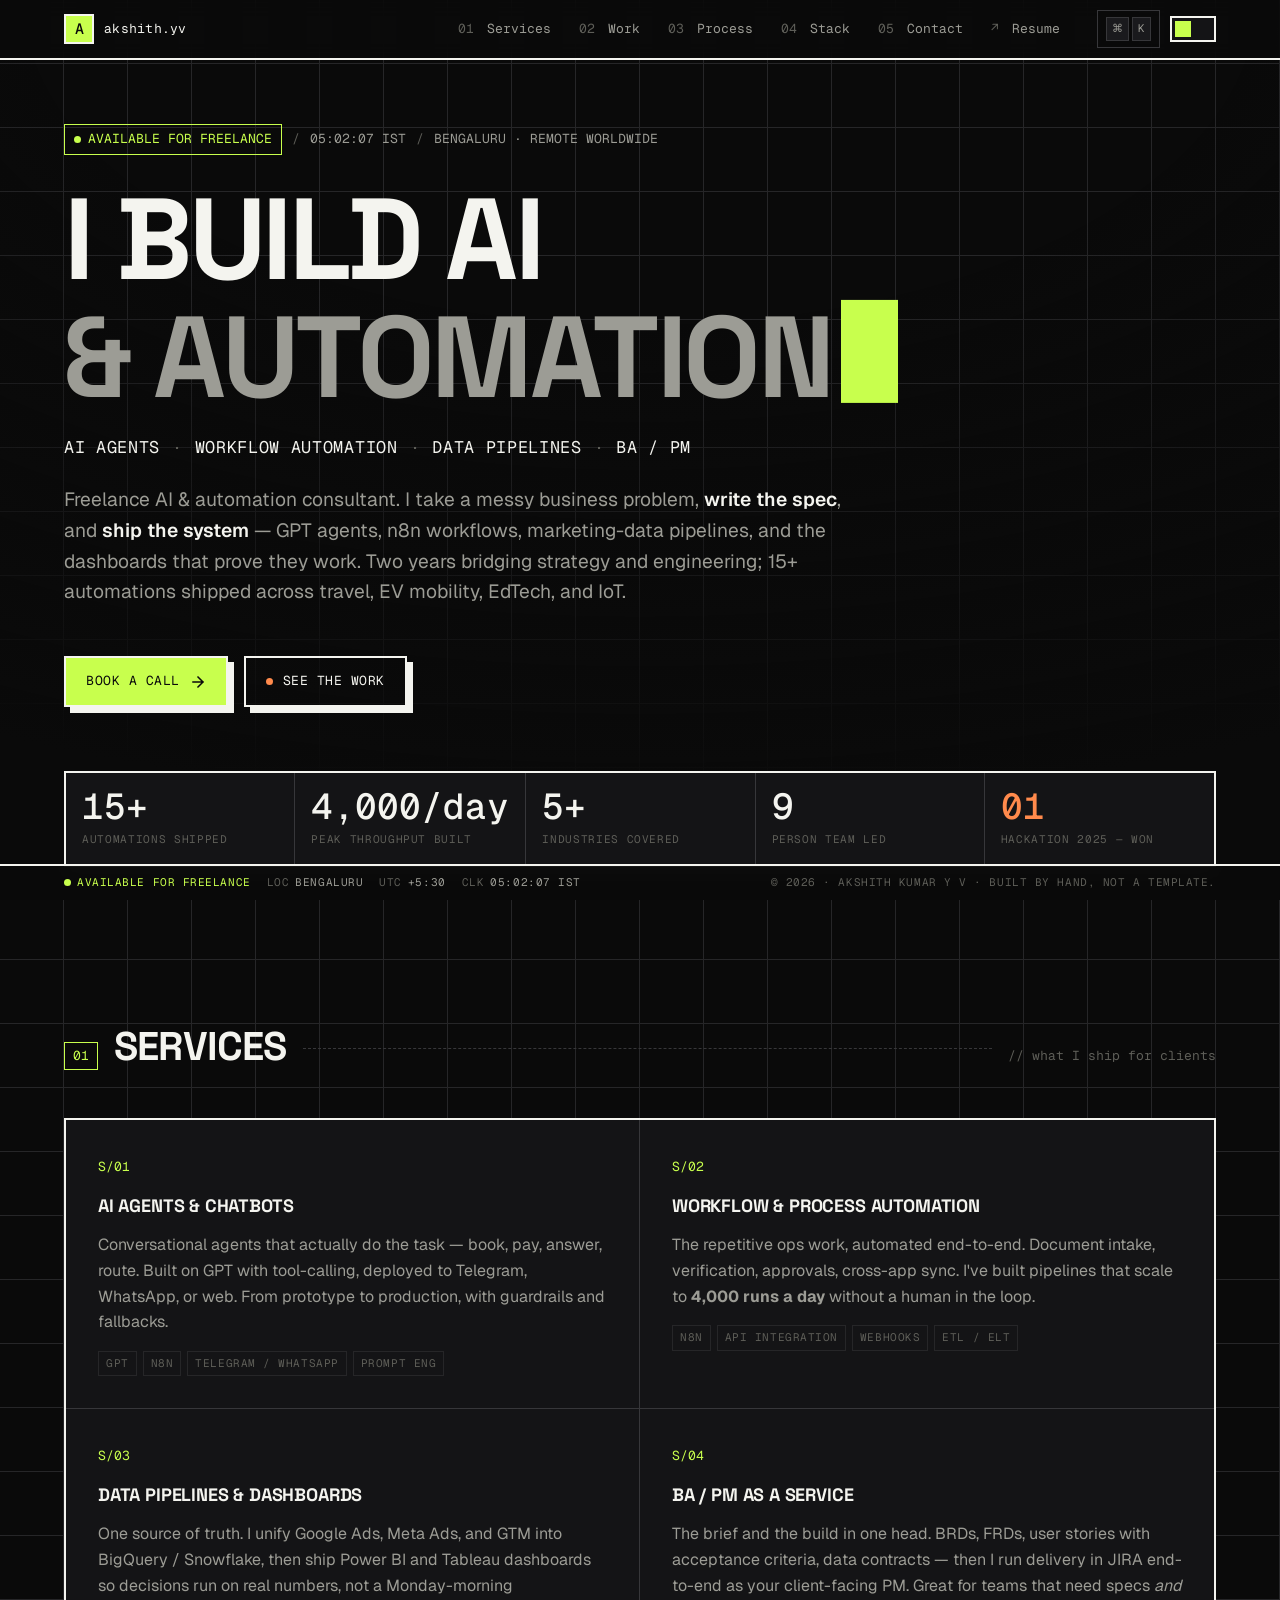
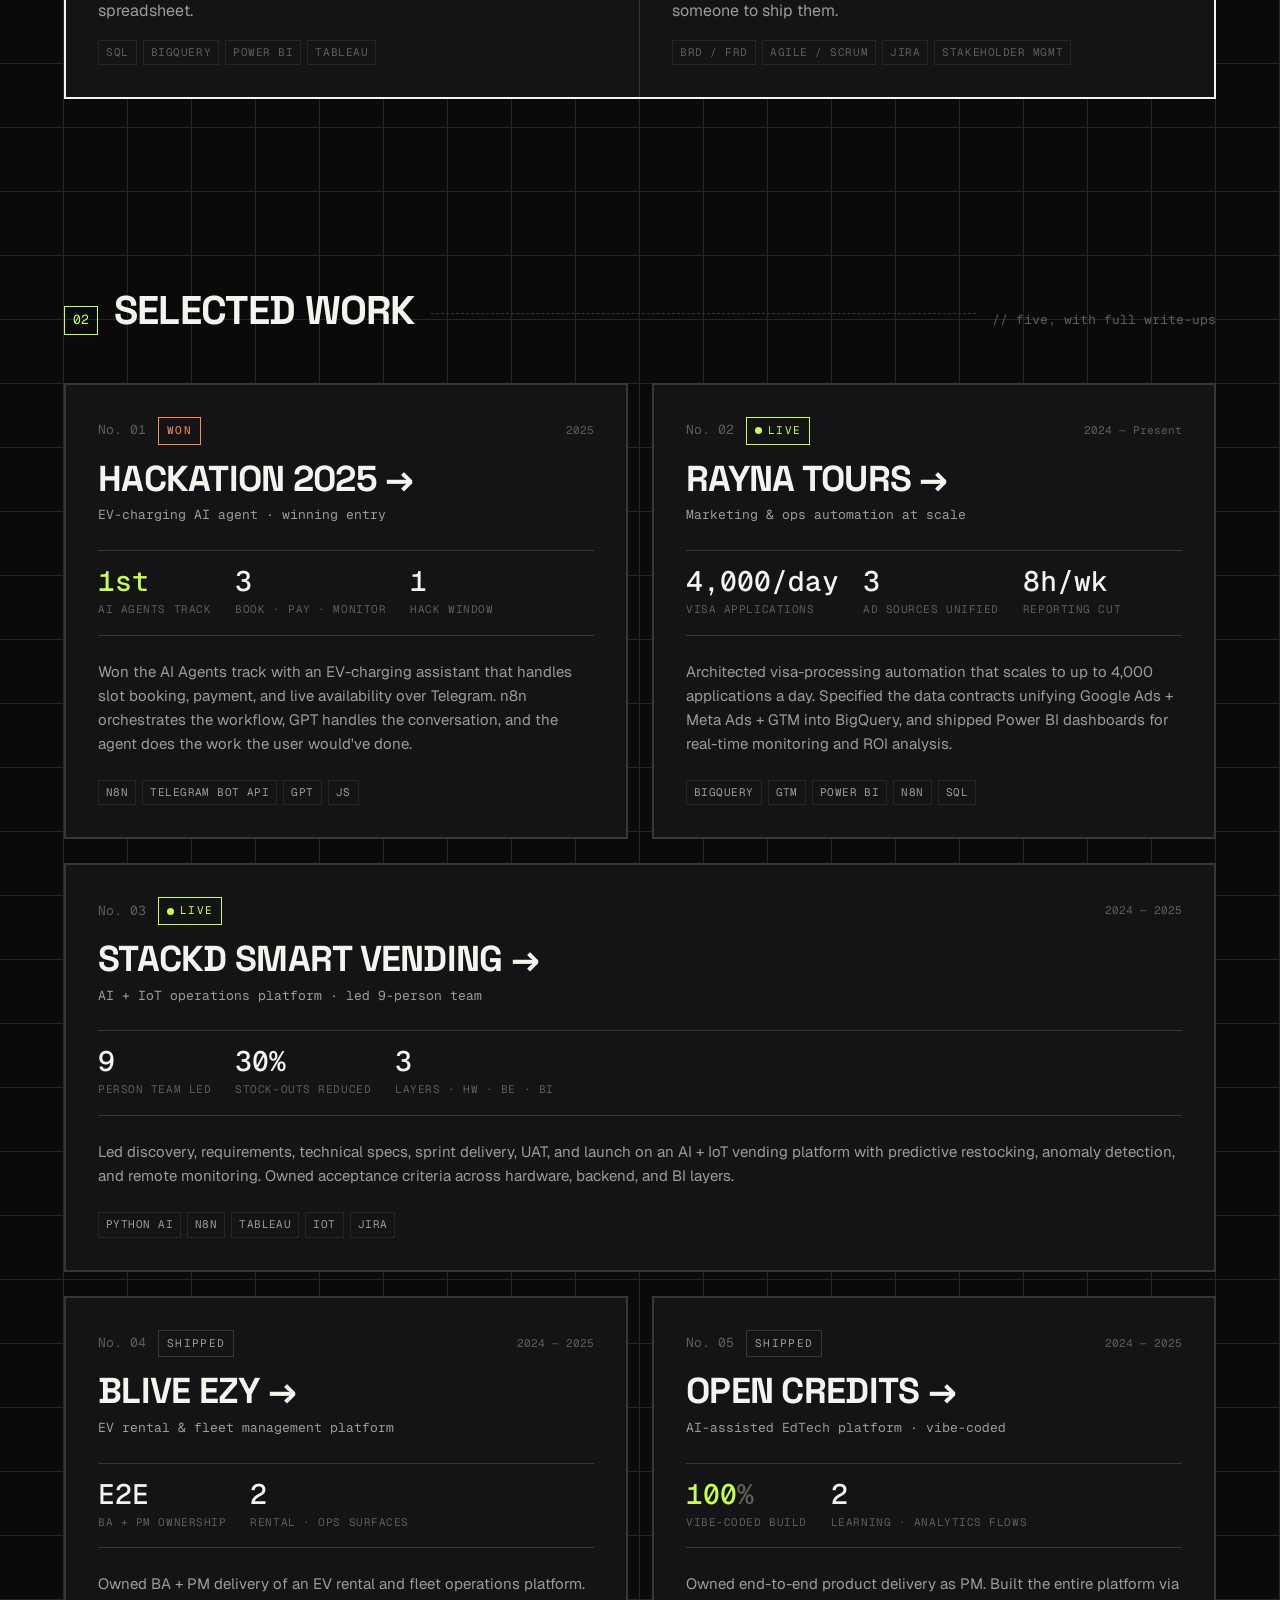
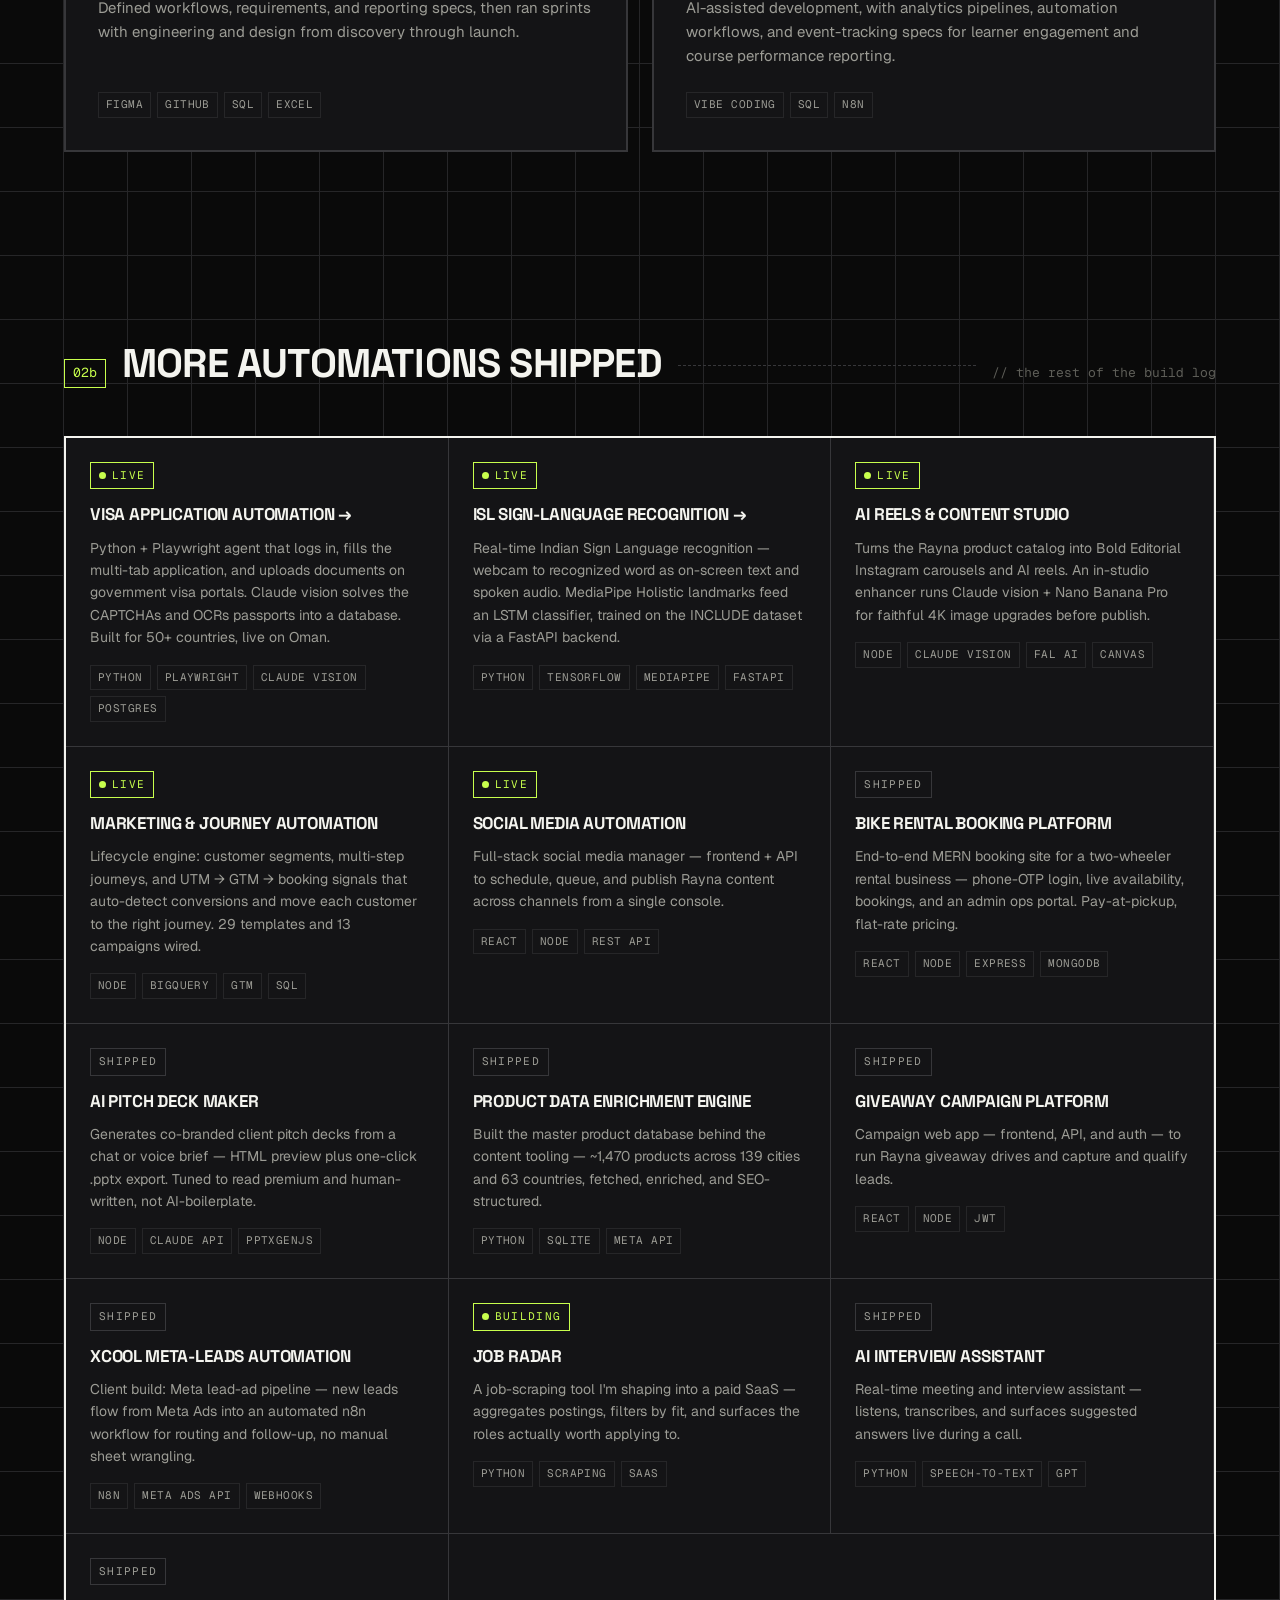
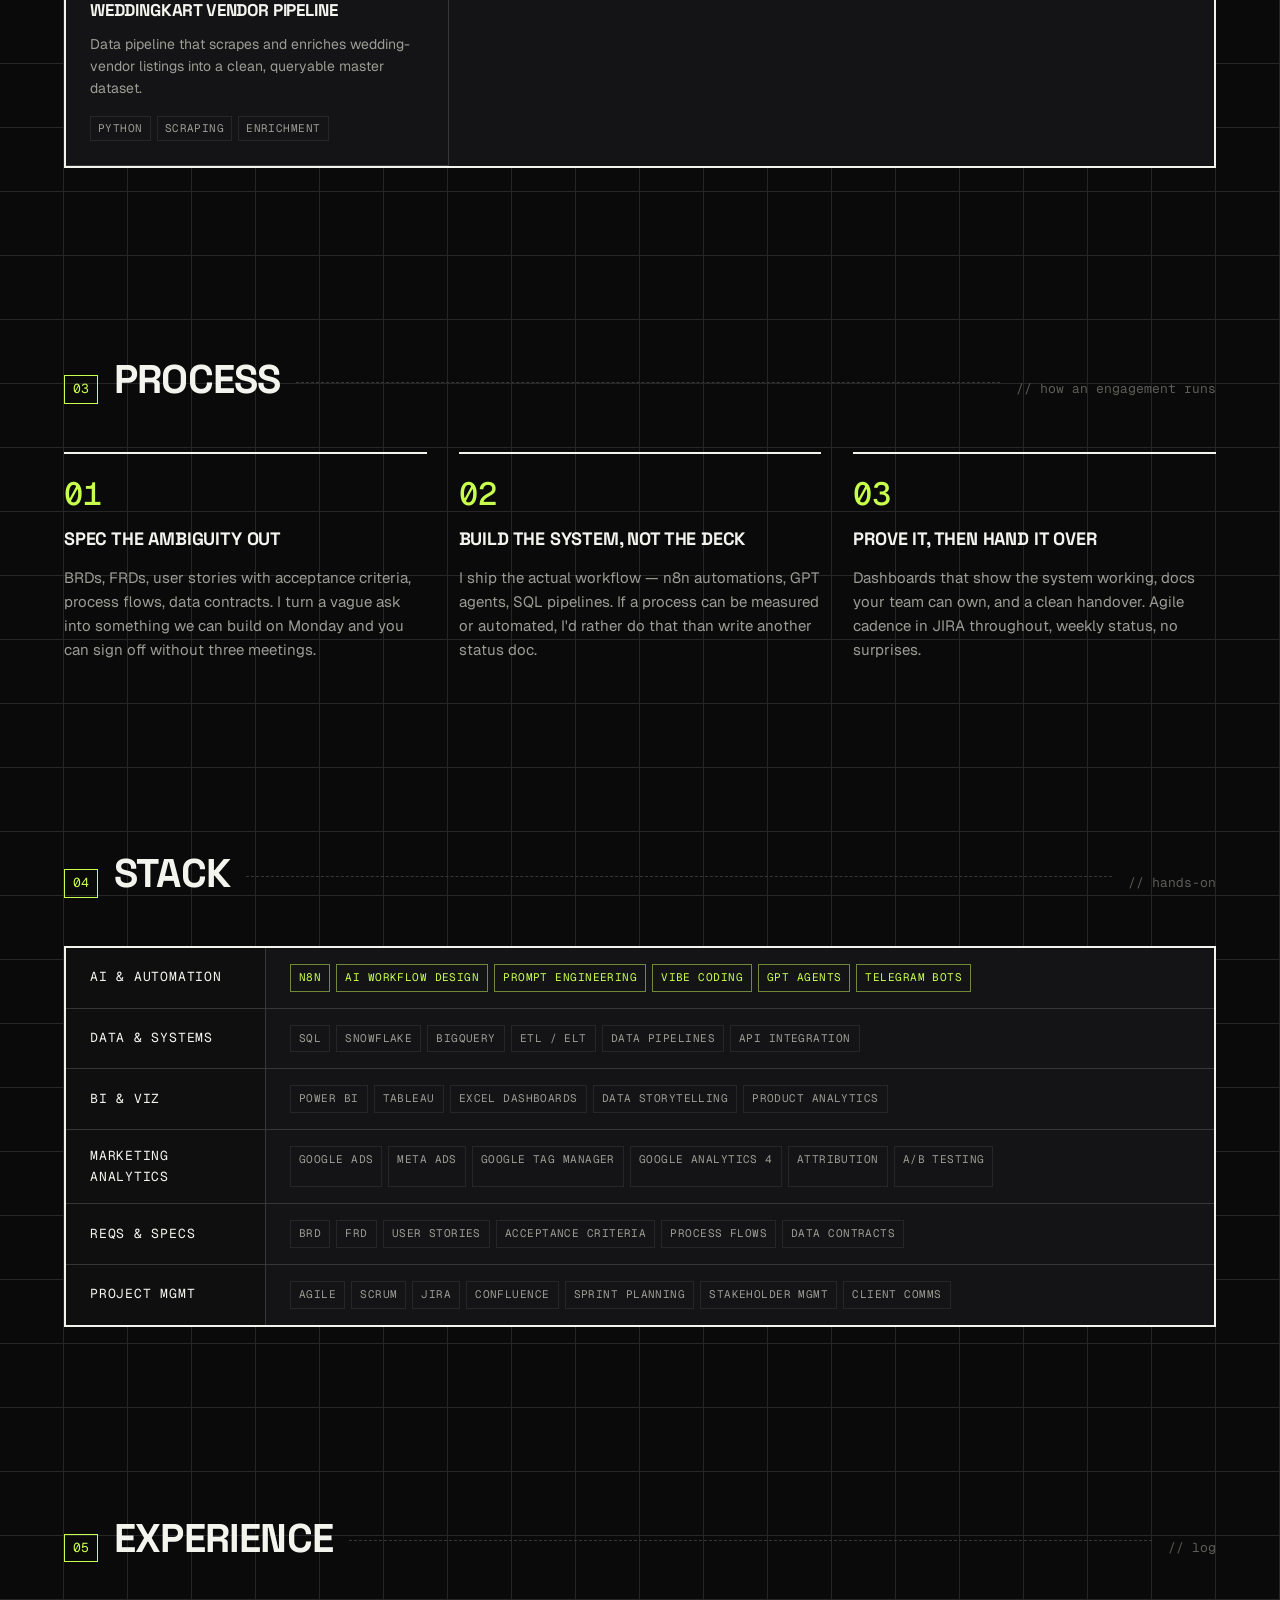
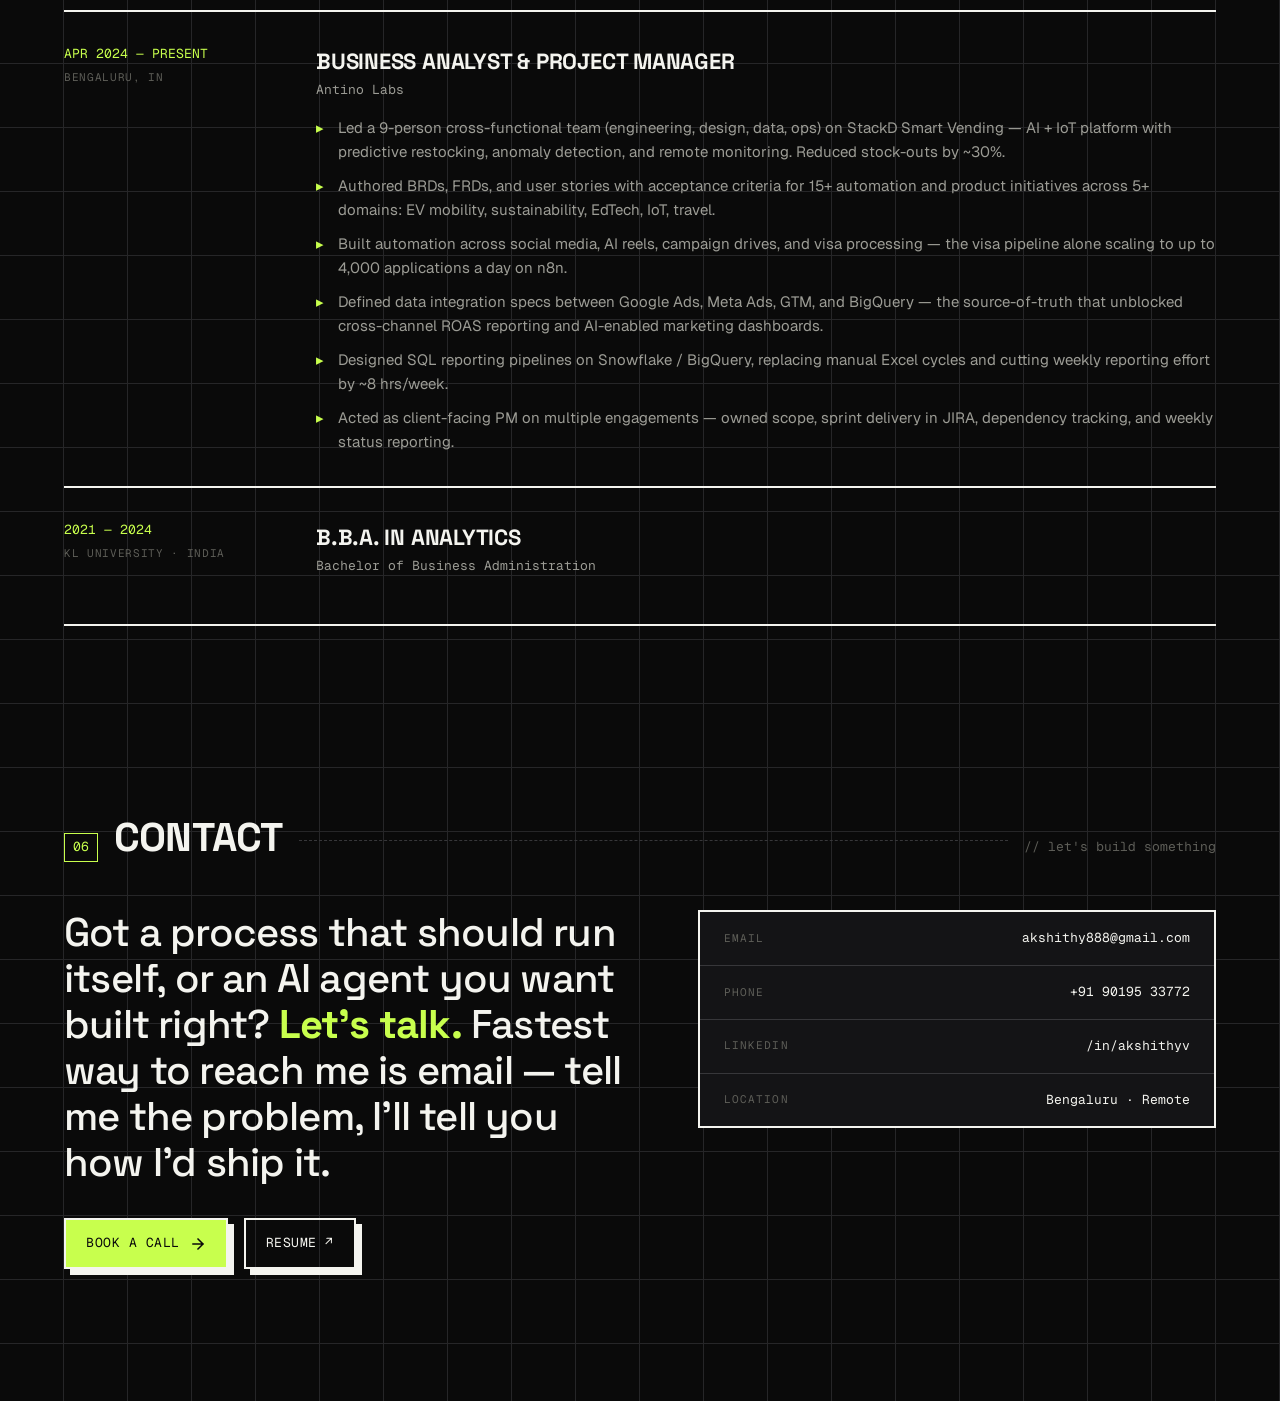
<file: index.html>
<!doctype html>
<html lang="en" data-theme="dark">
<head>
<meta charset="utf-8">
<meta name="viewport" content="width=device-width,initial-scale=1,viewport-fit=cover">
<meta name="color-scheme" content="dark light">
<title>Akshith Kumar Y V — Freelance AI &amp; Automation Consultant</title>
<meta name="description" content="Freelance AI &amp; automation consultant. I build AI agents, n8n workflows, data pipelines, and the specs behind them. BA/PM who ships. Bengaluru.">
<meta name="author" content="Akshith Kumar Y V">
<meta property="og:title" content="Akshith Kumar Y V — Freelance AI &amp; Automation Consultant">
<meta property="og:description" content="I build AI agents & automation that ship. n8n · GPT · data pipelines · BA/PM. Bengaluru, working worldwide.">
<meta property="og:type" content="profile">
<meta name="theme-color" content="#0A0A0A" media="(prefers-color-scheme: dark)">
<meta name="theme-color" content="#F3F1E9" media="(prefers-color-scheme: light)">

<link rel="preconnect" href="https://fonts.googleapis.com">
<link rel="preconnect" href="https://fonts.gstatic.com" crossorigin>
<link rel="stylesheet" href="https://fonts.googleapis.com/css2?family=Space+Grotesk:wght@400;500;700&family=Geist:wght@400;500;600&family=Geist+Mono:wght@400;500&display=swap">
<link rel="stylesheet" href="styles.css?v=11">
<link rel="icon" href="favicon.svg" type="image/svg+xml">
</head>
<body>

<a href="#main" class="skip-link">Skip to content</a>

<header class="topbar" role="banner">
  <a href="#top" class="brand" aria-label="Akshith Kumar — home">
    <span class="brand-mark" aria-hidden="true">A</span>
    <span class="brand-mono">akshith.yv</span>
  </a>
  <nav class="topnav" aria-label="Primary">
    <a href="#services"><span class="num">01</span> Services</a>
    <a href="#dossier"><span class="num">02</span> Work</a>
    <a href="#approach"><span class="num">03</span> Process</a>
    <a href="#capabilities"><span class="num">04</span> Stack</a>
    <a href="#contact"><span class="num">05</span> Contact</a>
    <a href="cv.html"><span class="num">↗</span> Resume</a>
  </nav>
  <div class="topbar-actions">
    <button class="kbd-hint" data-cmd-trigger aria-label="Open command palette">
      <kbd>⌘</kbd><kbd>K</kbd>
    </button>
    <button class="theme-toggle" data-theme-toggle aria-label="Toggle theme" aria-pressed="false">
      <span class="theme-toggle-track" aria-hidden="true"></span>
    </button>
  </div>
</header>

<main id="main">

<!-- ============================================================ HERO -->
<section id="top" class="hero" aria-labelledby="hero-name">
  <div class="hero-grid" aria-hidden="true"></div>

  <div class="hero-meta">
    <span class="hero-avail"><span class="dot dot-live" aria-hidden="true"></span>AVAILABLE FOR FREELANCE</span>
    <span class="meta-sep" aria-hidden="true">/</span>
    <span data-clock>—</span>
    <span class="meta-sep" aria-hidden="true">/</span>
    <span>BENGALURU · REMOTE WORLDWIDE</span>
  </div>

  <h1 id="hero-name" class="hero-name">
    <span class="hero-line" data-morph>I build AI</span>
    <span class="hero-line hero-line-2" data-morph>&amp; automation<em class="hero-cursor" aria-hidden="true"></em></span>
  </h1>

  <p class="hero-role">
    <span>AI Agents</span>
    <span class="dim">·</span>
    <span>Workflow Automation</span>
    <span class="dim">·</span>
    <span>Data Pipelines</span>
    <span class="dim">·</span>
    <span>BA / PM</span>
  </p>

  <p class="hero-lede">
    Freelance AI &amp; automation consultant. I take a messy business problem, <strong>write the
    spec</strong>, and <strong>ship the system</strong> — GPT agents, n8n workflows, marketing-data
    pipelines, and the dashboards that prove they work. Two years bridging strategy and
    engineering; 15+ automations shipped across travel, EV mobility, EdTech, and IoT.
  </p>

  <div class="hero-cta">
    <a href="mailto:akshithy888@gmail.com?subject=Freelance%20project%20enquiry" class="btn btn-primary">
      <span>Book a call</span>
      <svg width="16" height="16" viewBox="0 0 16 16" fill="none" aria-hidden="true"><path d="M3 8h10m0 0L8 3m5 5l-5 5" stroke="currentColor" stroke-width="1.5" stroke-linecap="square"/></svg>
    </a>
    <a href="#dossier" class="btn btn-ghost">
      <span class="dot dot-warm" aria-hidden="true"></span>
      See the work
    </a>
  </div>

  <div class="hero-stat-strip">
    <div class="stat">
      <span class="stat-num" data-count-to="15" data-suffix="+">0</span>
      <span class="stat-label">automations shipped</span>
    </div>
    <div class="stat">
      <span class="stat-num" data-count-to="4000" data-suffix="/day">0</span>
      <span class="stat-label">peak throughput built</span>
    </div>
    <div class="stat">
      <span class="stat-num" data-count-to="5" data-suffix="+">0</span>
      <span class="stat-label">industries covered</span>
    </div>
    <div class="stat">
      <span class="stat-num" data-count-to="9">0</span>
      <span class="stat-label">person team led</span>
    </div>
    <div class="stat stat-win">
      <span class="stat-num">01</span>
      <span class="stat-label">HackAtion 2025 — won</span>
    </div>
  </div>
</section>

<!-- ========================================================== SERVICES -->
<section id="services" class="wrap services" aria-labelledby="services-label">
  <div class="section-head">
    <span class="section-num">01</span>
    <h2 id="services-label" class="section-title">Services</h2>
    <span class="section-rule" aria-hidden="true"></span>
    <span class="section-meta">// what I ship for clients</span>
  </div>

  <div class="services-grid">
    <article class="service">
      <span class="service-num">S/01</span>
      <h3 class="service-title">AI Agents &amp; Chatbots</h3>
      <p class="service-desc">
        Conversational agents that actually do the task — book, pay, answer, route. Built on
        GPT with tool-calling, deployed to Telegram, WhatsApp, or web. From prototype to
        production, with guardrails and fallbacks.
      </p>
      <ul class="service-tags"><li>GPT</li><li>n8n</li><li>Telegram / WhatsApp</li><li>Prompt eng</li></ul>
    </article>

    <article class="service">
      <span class="service-num">S/02</span>
      <h3 class="service-title">Workflow &amp; Process Automation</h3>
      <p class="service-desc">
        The repetitive ops work, automated end-to-end. Document intake, verification, approvals,
        cross-app sync. I've built pipelines that scale to <strong>4,000 runs a day</strong>
        without a human in the loop.
      </p>
      <ul class="service-tags"><li>n8n</li><li>API integration</li><li>Webhooks</li><li>ETL / ELT</li></ul>
    </article>

    <article class="service">
      <span class="service-num">S/03</span>
      <h3 class="service-title">Data Pipelines &amp; Dashboards</h3>
      <p class="service-desc">
        One source of truth. I unify Google Ads, Meta Ads, and GTM into BigQuery / Snowflake,
        then ship Power BI and Tableau dashboards so decisions run on real numbers, not a
        Monday-morning spreadsheet.
      </p>
      <ul class="service-tags"><li>SQL</li><li>BigQuery</li><li>Power BI</li><li>Tableau</li></ul>
    </article>

    <article class="service">
      <span class="service-num">S/04</span>
      <h3 class="service-title">BA / PM as a Service</h3>
      <p class="service-desc">
        The brief and the build in one head. BRDs, FRDs, user stories with acceptance criteria,
        data contracts — then I run delivery in JIRA end-to-end as your client-facing PM. Great
        for teams that need specs <em>and</em> someone to ship them.
      </p>
      <ul class="service-tags"><li>BRD / FRD</li><li>Agile / Scrum</li><li>JIRA</li><li>Stakeholder mgmt</li></ul>
    </article>
  </div>
</section>

<!-- ========================================================== DOSSIER -->
<section id="dossier" class="wrap dossier" aria-labelledby="dossier-label">
  <div class="section-head">
    <span class="section-num">02</span>
    <h2 id="dossier-label" class="section-title">Selected Work</h2>
    <span class="section-rule" aria-hidden="true"></span>
    <span class="section-meta">// five, with full write-ups</span>
  </div>

  <div class="dossier-grid">

    <article class="case" data-case="03" style="--accent-edge:var(--warm)">
      <header class="case-head">
        <span class="case-num">No. 01</span>
        <span class="pill pill-won">WON</span>
        <span class="case-year">2025</span>
      </header>
      <h3 class="case-title"><a href="case-hackation.html">HackAtion 2025 →</a></h3>
      <p class="case-tag">EV-charging AI agent · winning entry</p>

      <div class="case-kpis">
        <div class="kpi"><span class="kpi-num accent">1st</span><span class="kpi-label">AI Agents track</span></div>
        <div class="kpi"><span class="kpi-num">3</span><span class="kpi-label">book · pay · monitor</span></div>
        <div class="kpi"><span class="kpi-num">1</span><span class="kpi-label">hack window</span></div>
      </div>

      <p class="case-body">
        Won the AI Agents track with an EV-charging assistant that handles slot booking,
        payment, and live availability over Telegram. n8n orchestrates the workflow, GPT
        handles the conversation, and the agent does the work the user would've done.
      </p>

      <ul class="case-stack" aria-label="Stack"><li>n8n</li><li>Telegram Bot API</li><li>GPT</li><li>JS</li></ul>
    </article>

    <article class="case" data-case="02">
      <header class="case-head">
        <span class="case-num">No. 02</span>
        <span class="pill pill-live"><span class="dot dot-live" aria-hidden="true"></span>LIVE</span>
        <span class="case-year">2024 — Present</span>
      </header>
      <h3 class="case-title"><a href="case-rayna.html">Rayna Tours →</a></h3>
      <p class="case-tag">Marketing &amp; ops automation at scale</p>

      <div class="case-kpis">
        <div class="kpi"><span class="kpi-num" data-count-to="4000" data-suffix="/day">0</span><span class="kpi-label">visa applications</span></div>
        <div class="kpi"><span class="kpi-num" data-count-to="3">0</span><span class="kpi-label">ad sources unified</span></div>
        <div class="kpi"><span class="kpi-num" data-count-to="8" data-suffix="h/wk">0</span><span class="kpi-label">reporting cut</span></div>
      </div>

      <p class="case-body">
        Architected visa-processing automation that scales to up to 4,000 applications a day.
        Specified the data contracts unifying Google Ads + Meta Ads + GTM into BigQuery, and
        shipped Power BI dashboards for real-time monitoring and ROI analysis.
      </p>

      <ul class="case-stack" aria-label="Stack"><li>BigQuery</li><li>GTM</li><li>Power BI</li><li>n8n</li><li>SQL</li></ul>
    </article>

    <article class="case case-feature" data-case="01" style="--accent-edge:var(--accent)">
      <header class="case-head">
        <span class="case-num">No. 03</span>
        <span class="pill pill-live"><span class="dot dot-live" aria-hidden="true"></span>LIVE</span>
        <span class="case-year">2024 — 2025</span>
      </header>
      <h3 class="case-title"><a href="case-stackd.html">StackD Smart Vending →</a></h3>
      <p class="case-tag">AI + IoT operations platform · led 9-person team</p>

      <div class="case-kpis">
        <div class="kpi"><span class="kpi-num" data-count-to="9">0</span><span class="kpi-label">person team led</span></div>
        <div class="kpi"><span class="kpi-num" data-count-to="30" data-suffix="%">0</span><span class="kpi-label">stock-outs reduced</span></div>
        <div class="kpi"><span class="kpi-num">3</span><span class="kpi-label">layers · HW · BE · BI</span></div>
      </div>

      <p class="case-body">
        Led discovery, requirements, technical specs, sprint delivery, UAT, and launch on an
        AI + IoT vending platform with predictive restocking, anomaly detection, and remote
        monitoring. Owned acceptance criteria across hardware, backend, and BI layers.
      </p>

      <ul class="case-stack" aria-label="Stack"><li>Python AI</li><li>n8n</li><li>Tableau</li><li>IoT</li><li>JIRA</li></ul>
    </article>

    <article class="case" data-case="04">
      <header class="case-head">
        <span class="case-num">No. 04</span>
        <span class="pill pill-shipped">SHIPPED</span>
        <span class="case-year">2024 — 2025</span>
      </header>
      <h3 class="case-title"><a href="case-blive.html">BLive EZY →</a></h3>
      <p class="case-tag">EV rental &amp; fleet management platform</p>

      <div class="case-kpis">
        <div class="kpi"><span class="kpi-num">E2E</span><span class="kpi-label">BA + PM ownership</span></div>
        <div class="kpi"><span class="kpi-num">2</span><span class="kpi-label">rental · ops surfaces</span></div>
      </div>

      <p class="case-body">
        Owned BA + PM delivery of an EV rental and fleet operations platform. Defined workflows,
        requirements, and reporting specs, then ran sprints with engineering and design from
        discovery through launch.
      </p>

      <ul class="case-stack" aria-label="Stack"><li>Figma</li><li>GitHub</li><li>SQL</li><li>Excel</li></ul>
    </article>

    <article class="case" data-case="05">
      <header class="case-head">
        <span class="case-num">No. 05</span>
        <span class="pill pill-shipped">SHIPPED</span>
        <span class="case-year">2024 — 2025</span>
      </header>
      <h3 class="case-title"><a href="case-opencredits.html">Open Credits →</a></h3>
      <p class="case-tag">AI-assisted EdTech platform · vibe-coded</p>

      <div class="case-kpis">
        <div class="kpi"><span class="kpi-num accent">100<span class="dim">%</span></span><span class="kpi-label">vibe-coded build</span></div>
        <div class="kpi"><span class="kpi-num">2</span><span class="kpi-label">learning · analytics flows</span></div>
      </div>

      <p class="case-body">
        Owned end-to-end product delivery as PM. Built the entire platform via AI-assisted
        development, with analytics pipelines, automation workflows, and event-tracking specs
        for learner engagement and course performance reporting.
      </p>

      <ul class="case-stack" aria-label="Stack"><li>Vibe Coding</li><li>SQL</li><li>n8n</li></ul>
    </article>

  </div>
</section>

<!-- ==================================================== MORE AUTOMATIONS -->
<section id="automations" class="wrap" aria-labelledby="auto-label">
  <div class="section-head">
    <span class="section-num">02b</span>
    <h2 id="auto-label" class="section-title">More Automations Shipped</h2>
    <span class="section-rule" aria-hidden="true"></span>
    <span class="section-meta">// the rest of the build log</span>
  </div>

  <div class="worklog">
    <article class="worklog-item">
      <header><span class="pill pill-live"><span class="dot dot-live" aria-hidden="true"></span>LIVE</span></header>
      <h3><a href="case-visa.html">Visa Application Automation →</a></h3>
      <p>Python + Playwright agent that logs in, fills the multi-tab application, and uploads
        documents on government visa portals. Claude vision solves the CAPTCHAs and OCRs
        passports into a database. Built for 50+ countries, live on Oman.</p>
      <ul class="case-stack"><li>Python</li><li>Playwright</li><li>Claude Vision</li><li>Postgres</li></ul>
    </article>

    <article class="worklog-item">
      <header><span class="pill pill-live"><span class="dot dot-live" aria-hidden="true"></span>LIVE</span></header>
      <h3><a href="case-isl.html">ISL Sign-Language Recognition →</a></h3>
      <p>Real-time Indian Sign Language recognition — webcam to recognized word as on-screen
        text and spoken audio. MediaPipe Holistic landmarks feed an LSTM classifier, trained
        on the INCLUDE dataset via a FastAPI backend.</p>
      <ul class="case-stack"><li>Python</li><li>TensorFlow</li><li>MediaPipe</li><li>FastAPI</li></ul>
    </article>

    <article class="worklog-item">
      <header><span class="pill pill-live"><span class="dot dot-live" aria-hidden="true"></span>LIVE</span></header>
      <h3>AI Reels &amp; Content Studio</h3>
      <p>Turns the Rayna product catalog into Bold Editorial Instagram carousels and AI reels.
        An in-studio enhancer runs Claude vision + Nano Banana Pro for faithful 4K image
        upgrades before publish.</p>
      <ul class="case-stack"><li>Node</li><li>Claude Vision</li><li>Fal AI</li><li>Canvas</li></ul>
    </article>

    <article class="worklog-item">
      <header><span class="pill pill-live"><span class="dot dot-live" aria-hidden="true"></span>LIVE</span></header>
      <h3>Marketing &amp; Journey Automation</h3>
      <p>Lifecycle engine: customer segments, multi-step journeys, and UTM → GTM → booking
        signals that auto-detect conversions and move each customer to the right journey.
        29 templates and 13 campaigns wired.</p>
      <ul class="case-stack"><li>Node</li><li>BigQuery</li><li>GTM</li><li>SQL</li></ul>
    </article>

    <article class="worklog-item">
      <header><span class="pill pill-live"><span class="dot dot-live" aria-hidden="true"></span>LIVE</span></header>
      <h3>Social Media Automation</h3>
      <p>Full-stack social media manager — frontend + API to schedule, queue, and publish
        Rayna content across channels from a single console.</p>
      <ul class="case-stack"><li>React</li><li>Node</li><li>REST API</li></ul>
    </article>

    <article class="worklog-item">
      <header><span class="pill pill-shipped">SHIPPED</span></header>
      <h3>Bike Rental Booking Platform</h3>
      <p>End-to-end MERN booking site for a two-wheeler rental business — phone-OTP login,
        live availability, bookings, and an admin ops portal. Pay-at-pickup, flat-rate
        pricing.</p>
      <ul class="case-stack"><li>React</li><li>Node</li><li>Express</li><li>MongoDB</li></ul>
    </article>

    <article class="worklog-item">
      <header><span class="pill pill-shipped">SHIPPED</span></header>
      <h3>AI Pitch Deck Maker</h3>
      <p>Generates co-branded client pitch decks from a chat or voice brief — HTML preview
        plus one-click .pptx export. Tuned to read premium and human-written, not
        AI-boilerplate.</p>
      <ul class="case-stack"><li>Node</li><li>Claude API</li><li>PptxGenJS</li></ul>
    </article>

    <article class="worklog-item">
      <header><span class="pill pill-shipped">SHIPPED</span></header>
      <h3>Product Data Enrichment Engine</h3>
      <p>Built the master product database behind the content tooling — ~1,470 products across
        139 cities and 63 countries, fetched, enriched, and SEO-structured.</p>
      <ul class="case-stack"><li>Python</li><li>SQLite</li><li>Meta API</li></ul>
    </article>

    <article class="worklog-item">
      <header><span class="pill pill-shipped">SHIPPED</span></header>
      <h3>Giveaway Campaign Platform</h3>
      <p>Campaign web app — frontend, API, and auth — to run Rayna giveaway drives and
        capture and qualify leads.</p>
      <ul class="case-stack"><li>React</li><li>Node</li><li>JWT</li></ul>
    </article>

    <article class="worklog-item">
      <header><span class="pill pill-shipped">SHIPPED</span></header>
      <h3>Xcool Meta-Leads Automation</h3>
      <p>Client build: Meta lead-ad pipeline — new leads flow from Meta Ads into an automated
        n8n workflow for routing and follow-up, no manual sheet wrangling.</p>
      <ul class="case-stack"><li>n8n</li><li>Meta Ads API</li><li>Webhooks</li></ul>
    </article>

    <article class="worklog-item">
      <header><span class="pill pill-live"><span class="dot dot-live" aria-hidden="true"></span>BUILDING</span></header>
      <h3>Job Radar</h3>
      <p>A job-scraping tool I'm shaping into a paid SaaS — aggregates postings, filters by
        fit, and surfaces the roles actually worth applying to.</p>
      <ul class="case-stack"><li>Python</li><li>Scraping</li><li>SaaS</li></ul>
    </article>

    <article class="worklog-item">
      <header><span class="pill pill-shipped">SHIPPED</span></header>
      <h3>AI Interview Assistant</h3>
      <p>Real-time meeting and interview assistant — listens, transcribes, and surfaces
        suggested answers live during a call.</p>
      <ul class="case-stack"><li>Python</li><li>Speech-to-text</li><li>GPT</li></ul>
    </article>

    <article class="worklog-item">
      <header><span class="pill pill-shipped">SHIPPED</span></header>
      <h3>WeddingKart Vendor Pipeline</h3>
      <p>Data pipeline that scrapes and enriches wedding-vendor listings into a clean,
        queryable master dataset.</p>
      <ul class="case-stack"><li>Python</li><li>Scraping</li><li>Enrichment</li></ul>
    </article>
  </div>
</section>

<!-- ========================================================== APPROACH -->
<section id="approach" class="wrap approach" aria-labelledby="approach-label">
  <div class="section-head">
    <span class="section-num">03</span>
    <h2 id="approach-label" class="section-title">Process</h2>
    <span class="section-rule" aria-hidden="true"></span>
    <span class="section-meta">// how an engagement runs</span>
  </div>

  <div class="approach-grid">
    <article class="pillar">
      <span class="pillar-num">01</span>
      <h3 class="pillar-title">Spec the ambiguity out</h3>
      <p>BRDs, FRDs, user stories with acceptance criteria, process flows, data contracts.
        I turn a vague ask into something we can build on Monday and you can sign off without
        three meetings.</p>
    </article>
    <article class="pillar">
      <span class="pillar-num">02</span>
      <h3 class="pillar-title">Build the system, not the deck</h3>
      <p>I ship the actual workflow — n8n automations, GPT agents, SQL pipelines. If a process
        can be measured or automated, I'd rather do that than write another status doc.</p>
    </article>
    <article class="pillar">
      <span class="pillar-num">03</span>
      <h3 class="pillar-title">Prove it, then hand it over</h3>
      <p>Dashboards that show the system working, docs your team can own, and a clean handover.
        Agile cadence in JIRA throughout, weekly status, no surprises.</p>
    </article>
  </div>
</section>

<!-- ====================================================== CAPABILITIES -->
<section id="capabilities" class="wrap capabilities" aria-labelledby="cap-label">
  <div class="section-head">
    <span class="section-num">04</span>
    <h2 id="cap-label" class="section-title">Stack</h2>
    <span class="section-rule" aria-hidden="true"></span>
    <span class="section-meta">// hands-on</span>
  </div>

  <div class="cap-table" role="table" aria-label="Capabilities matrix">
    <div class="cap-row" role="row">
      <div class="cap-cat" role="rowheader">AI &amp; AUTOMATION</div>
      <div class="cap-skills cap-skills-accent" role="cell">
        <span>n8n</span><span>AI Workflow Design</span><span>Prompt Engineering</span>
        <span>Vibe Coding</span><span>GPT Agents</span><span>Telegram Bots</span>
      </div>
    </div>
    <div class="cap-row" role="row">
      <div class="cap-cat" role="rowheader">DATA &amp; SYSTEMS</div>
      <div class="cap-skills" role="cell">
        <span>SQL</span><span>Snowflake</span><span>BigQuery</span><span>ETL / ELT</span>
        <span>Data Pipelines</span><span>API Integration</span>
      </div>
    </div>
    <div class="cap-row" role="row">
      <div class="cap-cat" role="rowheader">BI &amp; VIZ</div>
      <div class="cap-skills" role="cell">
        <span>Power BI</span><span>Tableau</span><span>Excel Dashboards</span>
        <span>Data Storytelling</span><span>Product Analytics</span>
      </div>
    </div>
    <div class="cap-row" role="row">
      <div class="cap-cat" role="rowheader">MARKETING ANALYTICS</div>
      <div class="cap-skills" role="cell">
        <span>Google Ads</span><span>Meta Ads</span><span>Google Tag Manager</span>
        <span>Google Analytics 4</span><span>Attribution</span><span>A/B Testing</span>
      </div>
    </div>
    <div class="cap-row" role="row">
      <div class="cap-cat" role="rowheader">REQS &amp; SPECS</div>
      <div class="cap-skills" role="cell">
        <span>BRD</span><span>FRD</span><span>User Stories</span><span>Acceptance Criteria</span>
        <span>Process Flows</span><span>Data Contracts</span>
      </div>
    </div>
    <div class="cap-row" role="row">
      <div class="cap-cat" role="rowheader">PROJECT MGMT</div>
      <div class="cap-skills" role="cell">
        <span>Agile</span><span>Scrum</span><span>JIRA</span><span>Confluence</span>
        <span>Sprint Planning</span><span>Stakeholder Mgmt</span><span>Client Comms</span>
      </div>
    </div>
  </div>
</section>

<!-- ========================================================= EXPERIENCE -->
<section id="experience" class="wrap experience" aria-labelledby="exp-label">
  <div class="section-head">
    <span class="section-num">05</span>
    <h2 id="exp-label" class="section-title">Experience</h2>
    <span class="section-rule" aria-hidden="true"></span>
    <span class="section-meta">// log</span>
  </div>

  <article class="job">
    <div class="job-meta">
      <span class="job-when">APR 2024 — PRESENT</span>
      <span class="job-where">BENGALURU, IN</span>
    </div>
    <div class="job-body">
      <h3 class="job-title">Business Analyst &amp; Project Manager</h3>
      <p class="job-org">Antino Labs</p>
      <ul class="job-bullets">
        <li>Led a 9-person cross-functional team (engineering, design, data, ops) on StackD Smart Vending — AI + IoT platform with predictive restocking, anomaly detection, and remote monitoring. Reduced stock-outs by ~30%.</li>
        <li>Authored BRDs, FRDs, and user stories with acceptance criteria for 15+ automation and product initiatives across 5+ domains: EV mobility, sustainability, EdTech, IoT, travel.</li>
        <li>Built automation across social media, AI reels, campaign drives, and visa processing — the visa pipeline alone scaling to up to 4,000 applications a day on n8n.</li>
        <li>Defined data integration specs between Google Ads, Meta Ads, GTM, and BigQuery — the source-of-truth that unblocked cross-channel ROAS reporting and AI-enabled marketing dashboards.</li>
        <li>Designed SQL reporting pipelines on Snowflake / BigQuery, replacing manual Excel cycles and cutting weekly reporting effort by ~8 hrs/week.</li>
        <li>Acted as client-facing PM on multiple engagements — owned scope, sprint delivery in JIRA, dependency tracking, and weekly status reporting.</li>
      </ul>
    </div>
  </article>

  <article class="job job-edu">
    <div class="job-meta">
      <span class="job-when">2021 — 2024</span>
      <span class="job-where">KL UNIVERSITY · INDIA</span>
    </div>
    <div class="job-body">
      <h3 class="job-title">B.B.A. in Analytics</h3>
      <p class="job-org">Bachelor of Business Administration</p>
    </div>
  </article>
</section>

<!-- ============================================================ CONTACT -->
<section id="contact" class="wrap contact" aria-labelledby="contact-label">
  <div class="section-head">
    <span class="section-num">06</span>
    <h2 id="contact-label" class="section-title">Contact</h2>
    <span class="section-rule" aria-hidden="true"></span>
    <span class="section-meta">// let's build something</span>
  </div>

  <div class="contact-grid">
    <div>
      <p class="contact-lede">
        Got a process that should run itself, or an AI agent you want built right? <strong>Let's
        talk.</strong> Fastest way to reach me is email — tell me the problem, I'll tell you how
        I'd ship it.
      </p>
      <div class="contact-cta">
        <a href="mailto:akshithy888@gmail.com?subject=Freelance%20project%20enquiry" class="btn btn-primary">
          <span>Book a call</span>
          <svg width="16" height="16" viewBox="0 0 16 16" fill="none" aria-hidden="true"><path d="M3 8h10m0 0L8 3m5 5l-5 5" stroke="currentColor" stroke-width="1.5" stroke-linecap="square"/></svg>
        </a>
        <a href="cv.html" class="btn btn-ghost"><span>Resume ↗</span></a>
      </div>
    </div>

    <ul class="contact-channels">
      <li><span class="ch-label">EMAIL</span><a href="mailto:akshithy888@gmail.com">akshithy888@gmail.com</a></li>
      <li><span class="ch-label">PHONE</span><a href="tel:+919019533772">+91 90195 33772</a></li>
      <li><span class="ch-label">LINKEDIN</span><a href="https://linkedin.com/in/akshithyv" target="_blank" rel="noopener">/in/akshithyv</a></li>
      <li><span class="ch-label">LOCATION</span><a href="#top">Bengaluru · Remote</a></li>
    </ul>
  </div>
</section>

</main>

<!-- ============================================================ FOOTER -->
<footer class="status-strip" role="contentinfo">
  <span class="strip-cell strip-live">
    <span class="dot dot-live" aria-hidden="true"></span>
    <span>AVAILABLE FOR FREELANCE</span>
  </span>
  <span class="strip-cell"><span class="strip-key">LOC</span> Bengaluru</span>
  <span class="strip-cell"><span class="strip-key">UTC</span> +5:30</span>
  <span class="strip-cell"><span class="strip-key">CLK</span> <span data-clock>—</span></span>
  <span class="strip-cell strip-cell-flex"></span>
  <span class="strip-cell strip-build">© 2026 · Akshith Kumar Y V · Built by hand, not a template.</span>
</footer>

<!-- =================================================== COMMAND PALETTE -->
<dialog id="cmd-palette" class="cmd-palette" aria-label="Command palette">
  <form method="dialog" class="cmd-form">
    <div class="cmd-head">
      <span class="cmd-prompt" aria-hidden="true">›</span>
      <input id="cmd-input" type="text" placeholder="Jump to a section, copy contact, toggle theme…" autocomplete="off" spellcheck="false" aria-label="Search commands">
      <kbd class="cmd-esc">ESC</kbd>
    </div>
    <ul id="cmd-list" class="cmd-list" role="listbox" aria-label="Commands"></ul>
    <div class="cmd-foot">
      <span><kbd>↑</kbd><kbd>↓</kbd> navigate</span>
      <span><kbd>↵</kbd> select</span>
      <span><kbd>ESC</kbd> close</span>
    </div>
  </form>
</dialog>

<script src="script.js?v=11" defer></script>
</body>
</html>
</file>
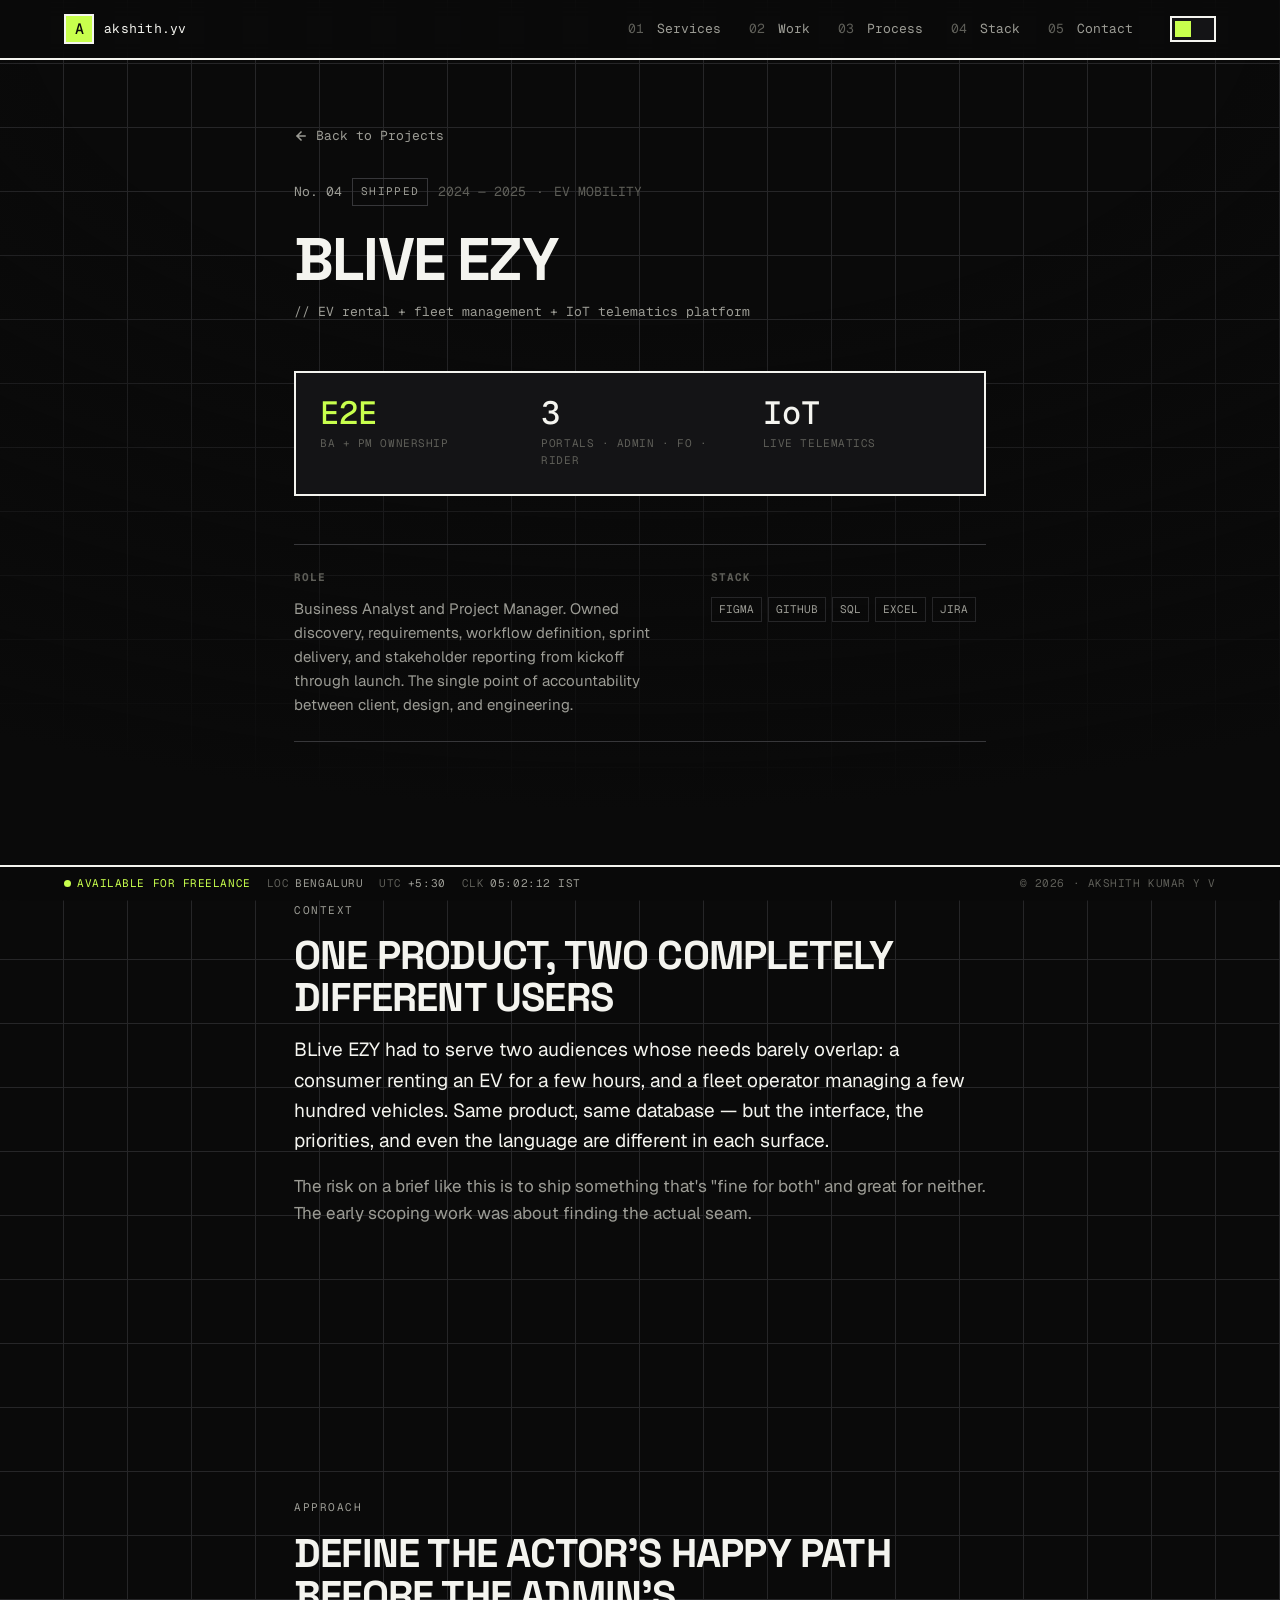
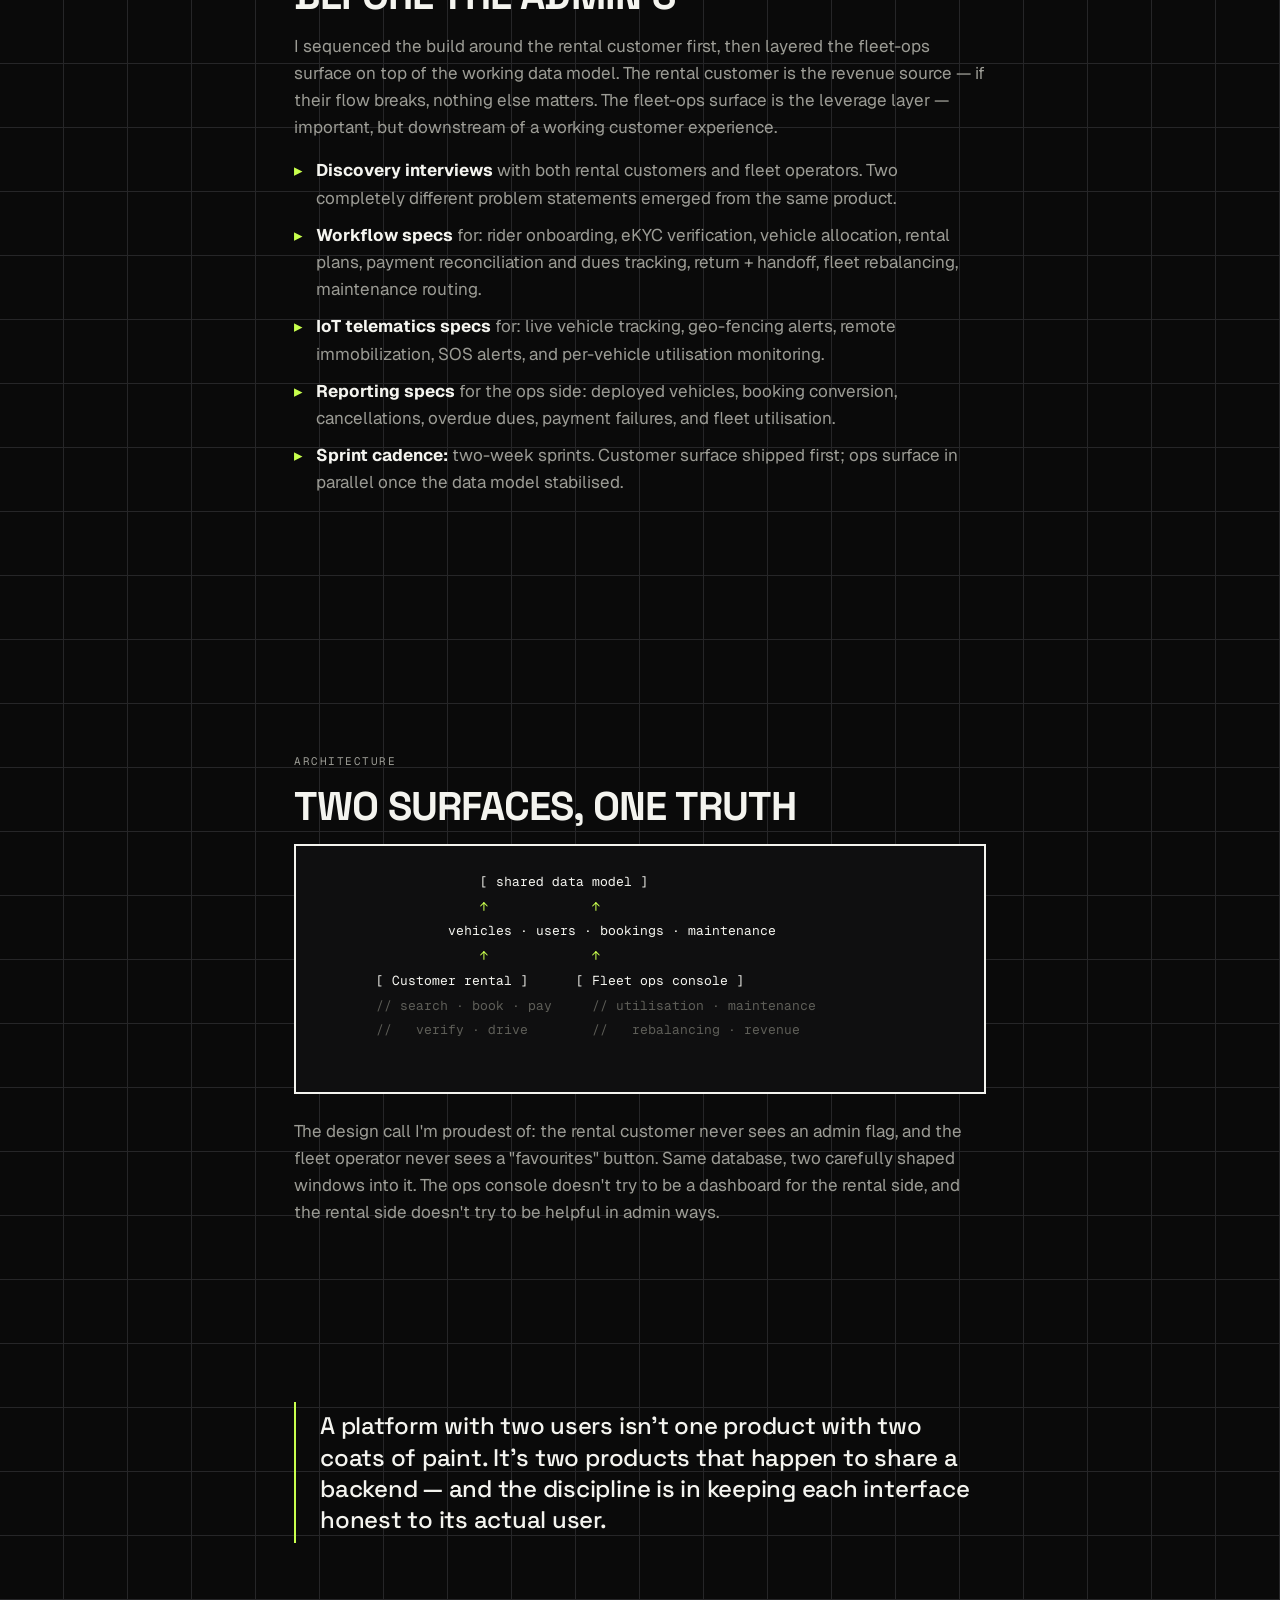
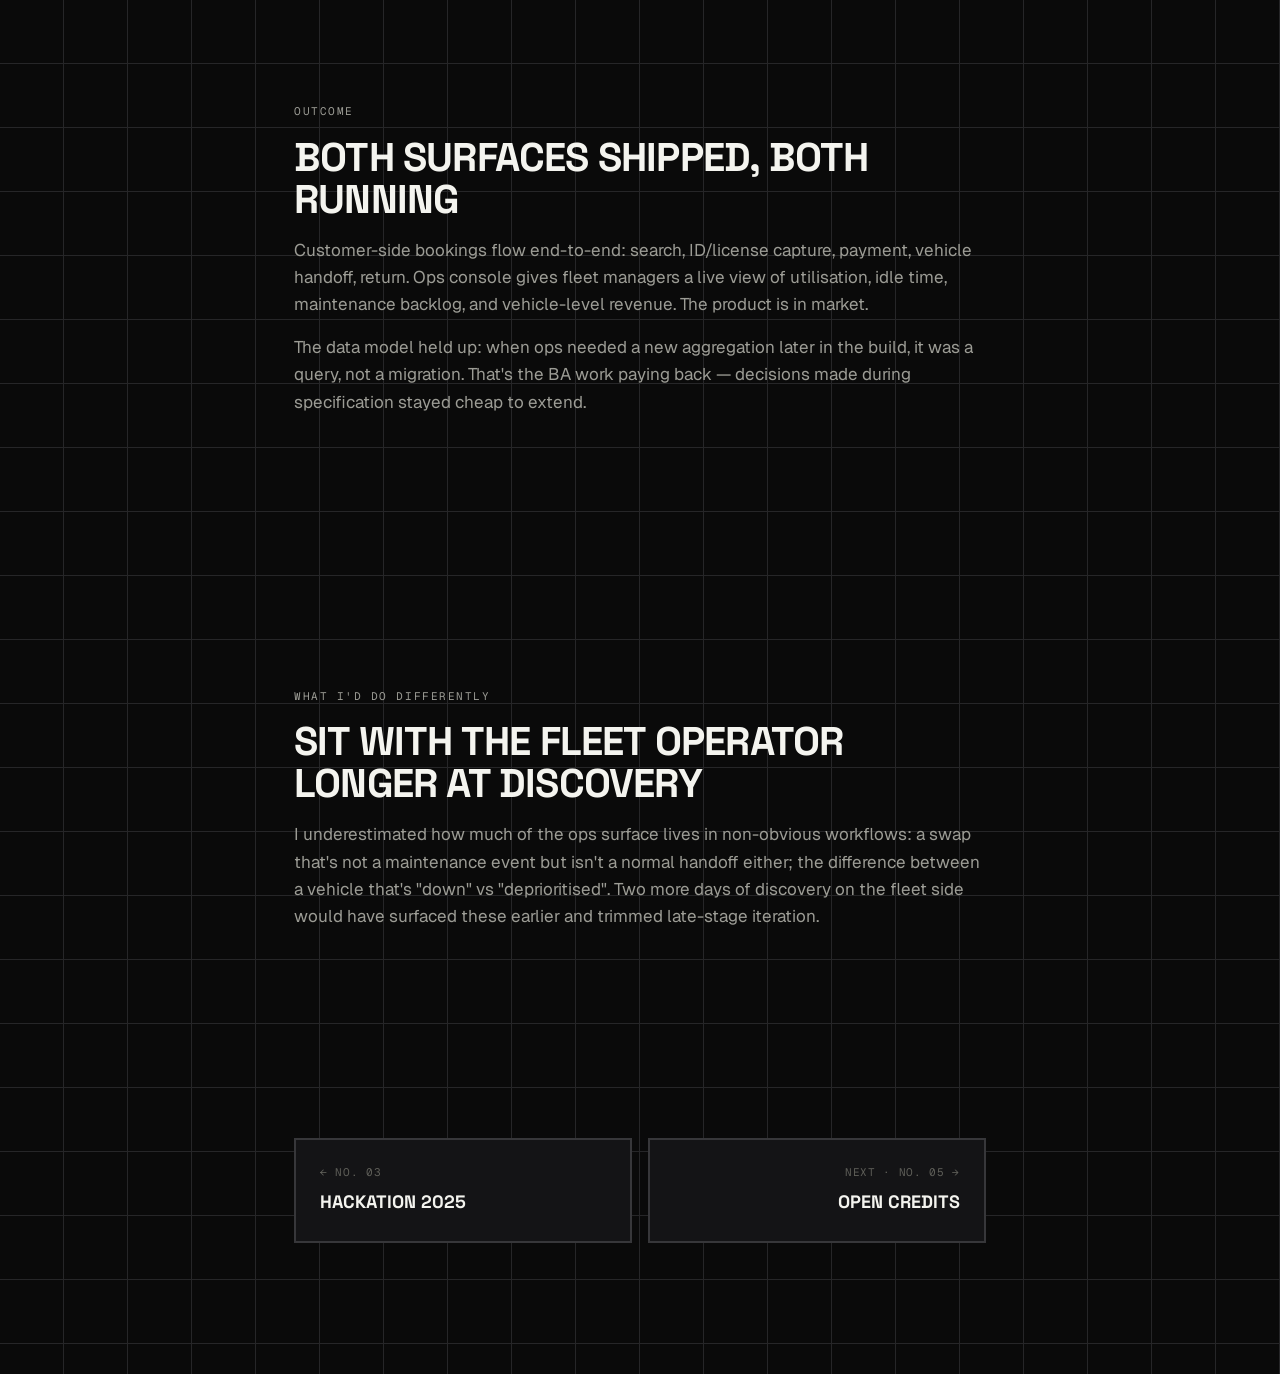
<file: case-blive.html>
<!doctype html>
<html lang="en" data-theme="dark">
<head>
<meta charset="utf-8">
<meta name="viewport" content="width=device-width,initial-scale=1,viewport-fit=cover">
<meta name="color-scheme" content="dark light">
<title>BLive EZY — EV Fleet Management — Akshith Kumar Y V</title>
<meta name="description" content="Owned BA + PM delivery of an EV rental and fleet operations platform. Defined workflows, requirements, and reporting specs from discovery through launch.">
<meta name="theme-color" content="#0A0A0A">
<link rel="preconnect" href="https://fonts.googleapis.com">
<link rel="preconnect" href="https://fonts.gstatic.com" crossorigin>
<link rel="stylesheet" href="https://fonts.googleapis.com/css2?family=Space+Grotesk:wght@400;500;700&family=Geist:wght@400;500;600&family=Geist+Mono:wght@400;500&display=swap">
<link rel="stylesheet" href="styles.css?v=11">
<link rel="icon" href="favicon.svg" type="image/svg+xml">
</head>
<body>

<a href="index.html#main" class="skip-link">Skip to content</a>

<header class="topbar" role="banner">
  <a href="index.html#top" class="brand" aria-label="Back to portfolio">
    <span class="brand-mark" aria-hidden="true">A</span>
    <span class="brand-mono">akshith.yv</span>
  </a>
  <nav class="topnav" aria-label="Primary">
    <a href="index.html#services"><span class="num">01</span> Services</a>
    <a href="index.html#dossier"><span class="num">02</span> Work</a>
    <a href="index.html#approach"><span class="num">03</span> Process</a>
    <a href="index.html#capabilities"><span class="num">04</span> Stack</a>
    <a href="index.html#contact"><span class="num">05</span> Contact</a>
  </nav>
  <div class="topbar-actions">
    <button class="theme-toggle" data-theme-toggle aria-label="Toggle theme" aria-pressed="false">
      <span class="theme-toggle-track" aria-hidden="true"></span>
    </button>
  </div>
</header>

<main id="main">
<article class="case-page">
  <a href="index.html#dossier" class="case-back">
    <svg width="14" height="14" viewBox="0 0 14 14" fill="none" aria-hidden="true"><path d="M11 7H3m0 0l4-4m-4 4l4 4" stroke="currentColor" stroke-width="1.5" stroke-linecap="square"/></svg>
    Back to Projects
  </a>

  <div class="case-page-meta">
    <span class="case-page-num">No. 04</span>
    <span class="pill pill-shipped">SHIPPED</span>
    <span>2024 — 2025</span>
    <span>·</span>
    <span>EV MOBILITY</span>
  </div>

  <h1 class="case-page-title">BLive EZY</h1>
  <p class="case-page-tag">// EV rental + fleet management + IoT telematics platform</p>

  <div class="case-page-kpis kpis-3">
    <div class="kpi"><span class="kpi-num accent">E2E</span><span class="kpi-label">BA + PM ownership</span></div>
    <div class="kpi"><span class="kpi-num">3</span><span class="kpi-label">portals · admin · FO · rider</span></div>
    <div class="kpi"><span class="kpi-num">IoT</span><span class="kpi-label">live telematics</span></div>
  </div>

  <div class="case-meta-grid">
    <div>
      <h3>Role</h3>
      <p>Business Analyst and Project Manager. Owned discovery, requirements,
        workflow definition, sprint delivery, and stakeholder reporting from kickoff
        through launch. The single point of accountability between client, design,
        and engineering.</p>
    </div>
    <div>
      <h3>Stack</h3>
      <ul>
        <li>Figma</li><li>GitHub</li><li>SQL</li><li>Excel</li><li>JIRA</li>
      </ul>
    </div>
  </div>

  <section class="case-section">
    <p class="case-section-label">Context</p>
    <h2>One product, two completely different users</h2>
    <p class="lede">
      BLive EZY had to serve two audiences whose needs barely overlap: a
      consumer renting an EV for a few hours, and a fleet operator managing
      a few hundred vehicles. Same product, same database — but the
      interface, the priorities, and even the language are different in
      each surface.
    </p>
    <p>
      The risk on a brief like this is to ship something that's "fine for
      both" and great for neither. The early scoping work was about finding
      the actual seam.
    </p>
  </section>

  <section class="case-section">
    <p class="case-section-label">Approach</p>
    <h2>Define the actor's happy path before the admin's</h2>
    <p>
      I sequenced the build around the rental customer first, then layered the
      fleet-ops surface on top of the working data model. The rental customer
      is the revenue source — if their flow breaks, nothing else matters. The
      fleet-ops surface is the leverage layer — important, but downstream of a
      working customer experience.
    </p>
    <ul>
      <li><strong>Discovery interviews</strong> with both rental customers and fleet operators. Two completely different problem statements emerged from the same product.</li>
      <li><strong>Workflow specs</strong> for: rider onboarding, eKYC verification, vehicle allocation, rental plans, payment reconciliation and dues tracking, return + handoff, fleet rebalancing, maintenance routing.</li>
      <li><strong>IoT telematics specs</strong> for: live vehicle tracking, geo-fencing alerts, remote immobilization, SOS alerts, and per-vehicle utilisation monitoring.</li>
      <li><strong>Reporting specs</strong> for the ops side: deployed vehicles, booking conversion, cancellations, overdue dues, payment failures, and fleet utilisation.</li>
      <li><strong>Sprint cadence:</strong> two-week sprints. Customer surface shipped first; ops surface in parallel once the data model stabilised.</li>
    </ul>
  </section>

  <section class="case-section">
    <p class="case-section-label">Architecture</p>
    <h2>Two surfaces, one truth</h2>
    <pre class="case-diagram">
                    [ shared data model ]
                    <span class="arrow">↑</span>             <span class="arrow">↑</span>
                vehicles · users · bookings · maintenance
                    <span class="arrow">↑</span>             <span class="arrow">↑</span>
       [ Customer rental ]      [ Fleet ops console ]
       <span class="label">// search · book · pay</span>     <span class="label">// utilisation · maintenance</span>
       <span class="label">//   verify · drive</span>        <span class="label">//   rebalancing · revenue</span>
    </pre>
    <p>
      The design call I'm proudest of: the rental customer never sees an admin
      flag, and the fleet operator never sees a "favourites" button. Same
      database, two carefully shaped windows into it. The ops console doesn't
      try to be a dashboard for the rental side, and the rental side doesn't
      try to be helpful in admin ways.
    </p>
  </section>

  <p class="case-pull">
    A platform with two users isn't one product with two coats of paint. It's
    two products that happen to share a backend — and the discipline is in
    keeping each interface honest to its actual user.
  </p>

  <section class="case-section">
    <p class="case-section-label">Outcome</p>
    <h2>Both surfaces shipped, both running</h2>
    <p>
      Customer-side bookings flow end-to-end: search, ID/license capture,
      payment, vehicle handoff, return. Ops console gives fleet managers a
      live view of utilisation, idle time, maintenance backlog, and
      vehicle-level revenue. The product is in market.
    </p>
    <p>
      The data model held up: when ops needed a new aggregation later in the
      build, it was a query, not a migration. That's the BA work paying back —
      decisions made during specification stayed cheap to extend.
    </p>
  </section>

  <section class="case-section">
    <p class="case-section-label">What I'd do differently</p>
    <h2>Sit with the fleet operator longer at discovery</h2>
    <p>
      I underestimated how much of the ops surface lives in non-obvious
      workflows: a swap that's not a maintenance event but isn't a normal
      handoff either; the difference between a vehicle that's "down" vs
      "deprioritised". Two more days of discovery on the fleet side would
      have surfaced these earlier and trimmed late-stage iteration.
    </p>
  </section>

  <nav class="case-pager" aria-label="More case studies">
    <a href="case-hackation.html" class="prev">
      <span class="pager-key">← No. 03</span>
      <span class="pager-title">HackAtion 2025</span>
    </a>
    <a href="case-opencredits.html" class="next">
      <span class="pager-key">Next · No. 05 →</span>
      <span class="pager-title">Open Credits</span>
    </a>
  </nav>
</article>
</main>

<footer class="status-strip" role="contentinfo">
  <span class="strip-cell strip-live">
    <span class="dot dot-live" aria-hidden="true"></span>
    <span>AVAILABLE FOR FREELANCE</span>
  </span>
  <span class="strip-cell"><span class="strip-key">LOC</span> Bengaluru</span>
  <span class="strip-cell"><span class="strip-key">UTC</span> +5:30</span>
  <span class="strip-cell"><span class="strip-key">CLK</span> <span data-clock>—</span></span>
  <span class="strip-cell strip-cell-flex"></span>
  <span class="strip-cell strip-build">© 2026 · Akshith Kumar Y V</span>
</footer>

<script src="script.js?v=11" defer></script>
</body>
</html>
</file>
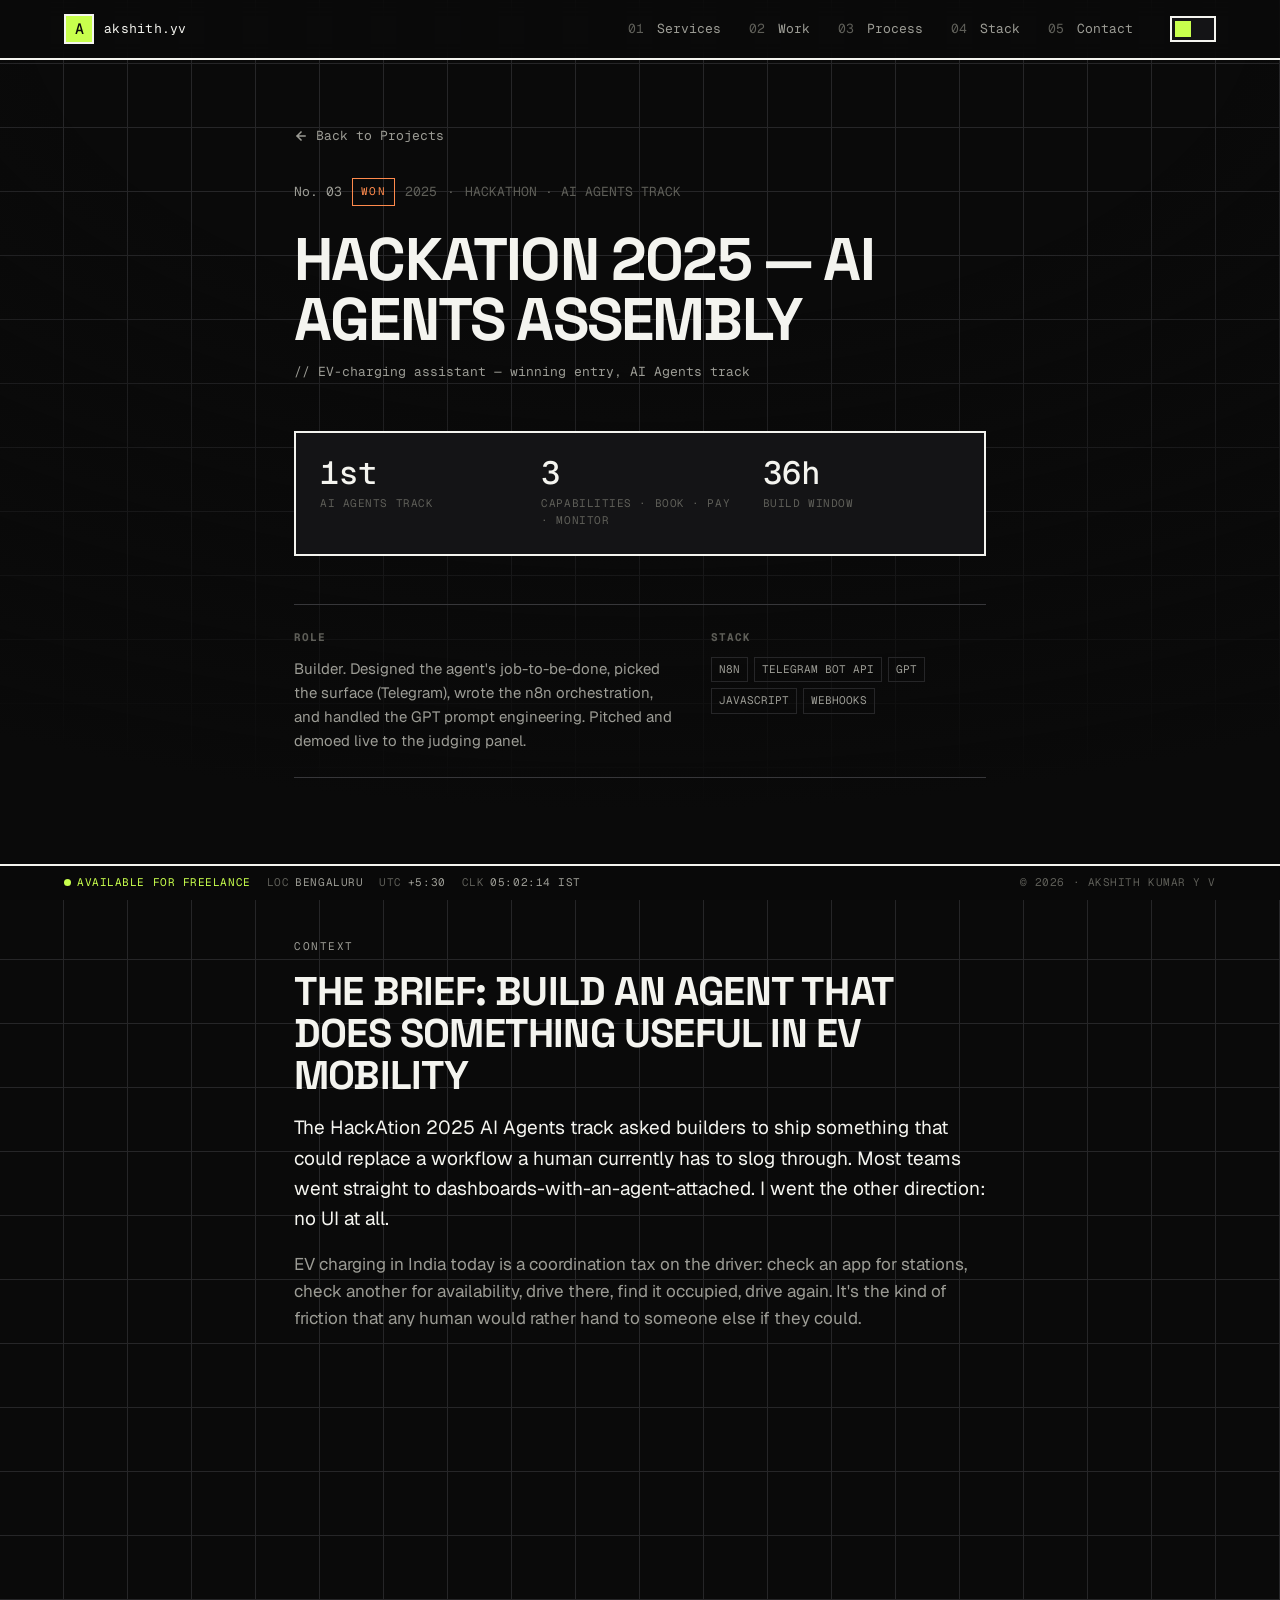
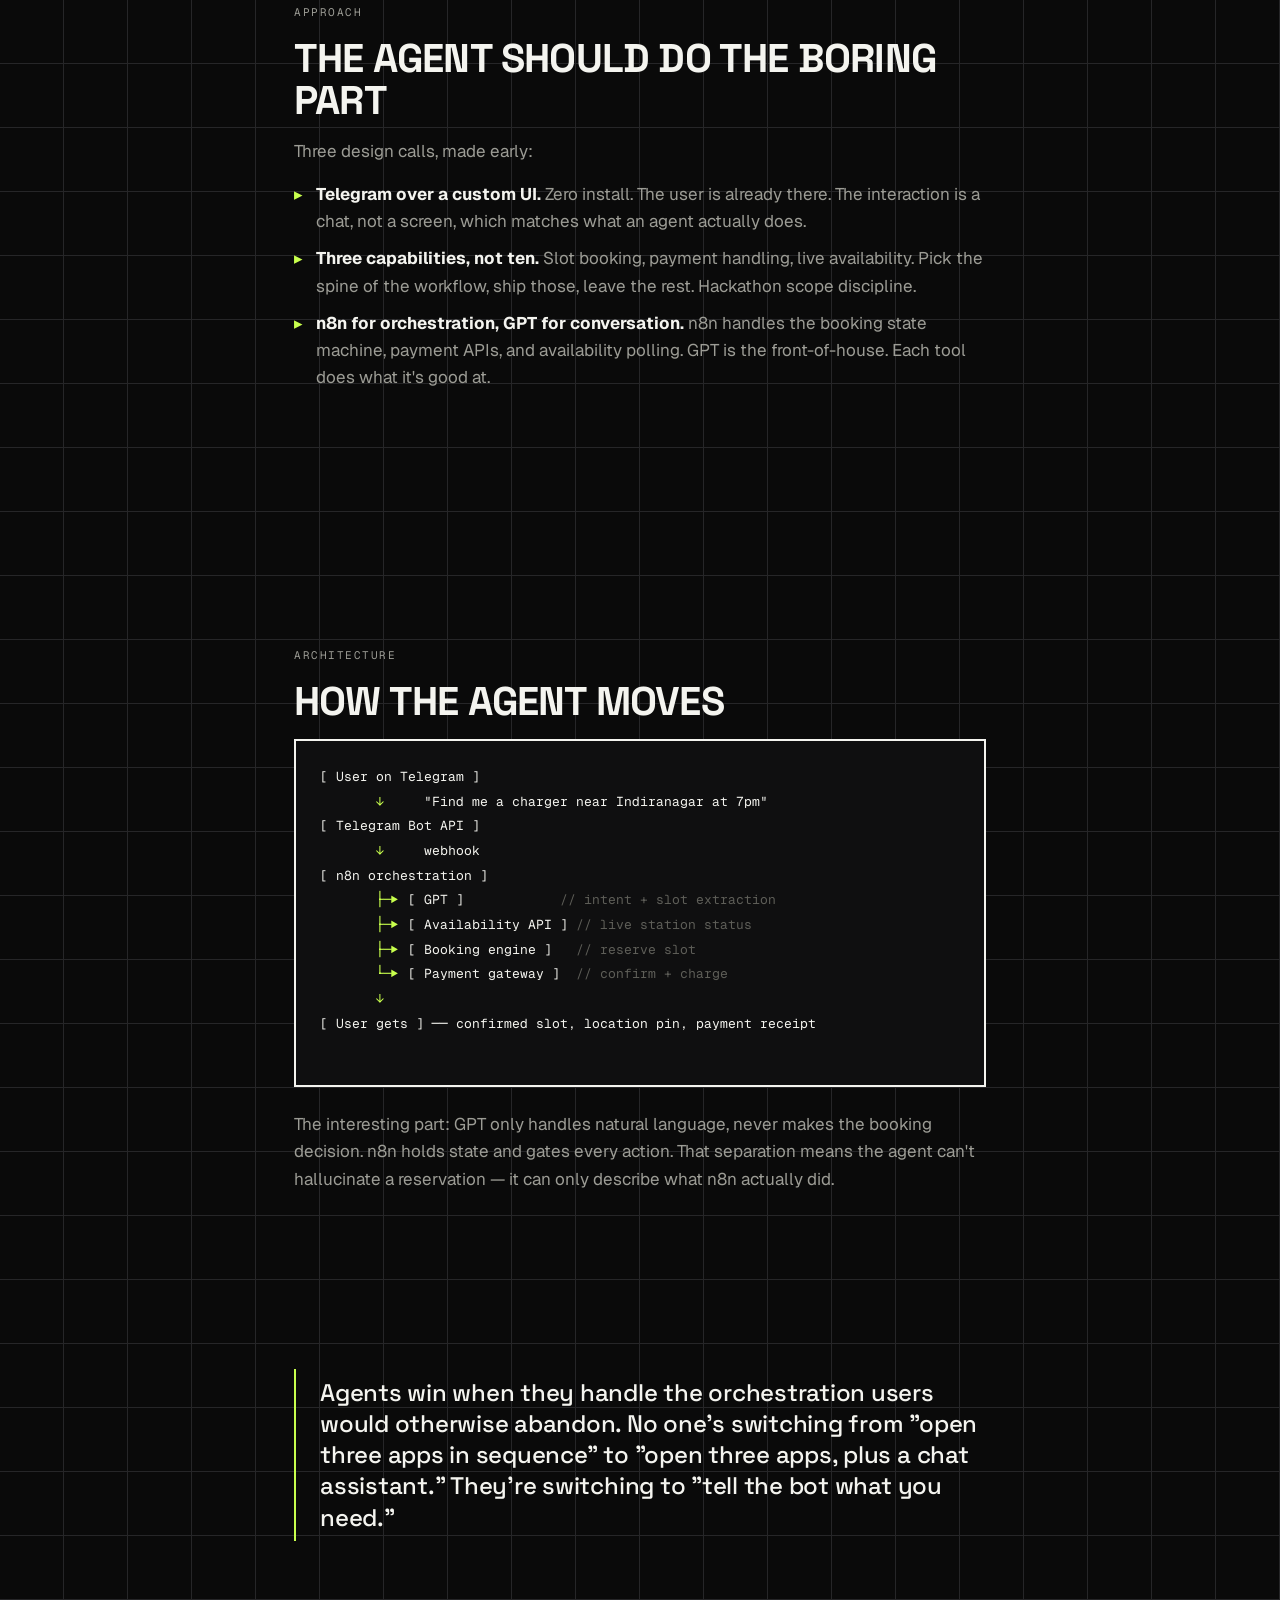
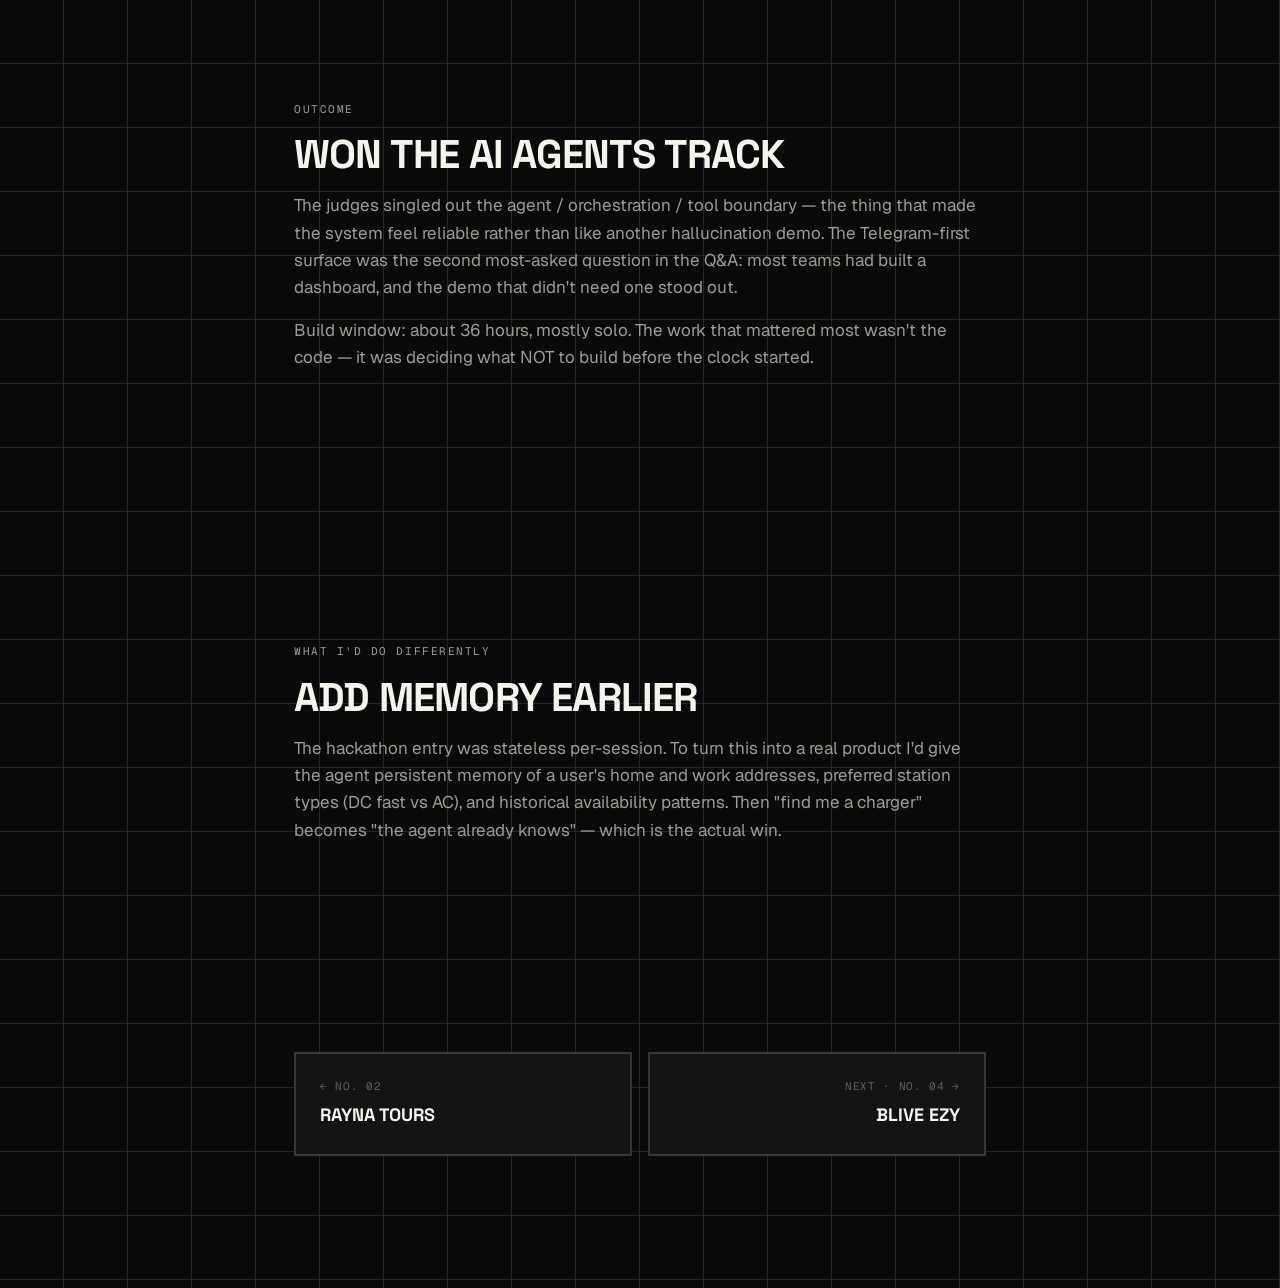
<file: case-hackation.html>
<!doctype html>
<html lang="en" data-theme="dark">
<head>
<meta charset="utf-8">
<meta name="viewport" content="width=device-width,initial-scale=1,viewport-fit=cover">
<meta name="color-scheme" content="dark light">
<title>HackAtion 2025 — AI Agents Track Winner — Akshith Kumar Y V</title>
<meta name="description" content="Won the AI Agents track at HackAtion 2025 with an EV-charging assistant: slot booking, payment, and live availability over Telegram. Built with n8n + GPT.">
<meta name="theme-color" content="#0A0A0A">
<link rel="preconnect" href="https://fonts.googleapis.com">
<link rel="preconnect" href="https://fonts.gstatic.com" crossorigin>
<link rel="stylesheet" href="https://fonts.googleapis.com/css2?family=Space+Grotesk:wght@400;500;700&family=Geist:wght@400;500;600&family=Geist+Mono:wght@400;500&display=swap">
<link rel="stylesheet" href="styles.css?v=11">
<link rel="icon" href="favicon.svg" type="image/svg+xml">
</head>
<body>

<a href="index.html#main" class="skip-link">Skip to content</a>

<header class="topbar" role="banner">
  <a href="index.html#top" class="brand" aria-label="Back to portfolio">
    <span class="brand-mark" aria-hidden="true">A</span>
    <span class="brand-mono">akshith.yv</span>
  </a>
  <nav class="topnav" aria-label="Primary">
    <a href="index.html#services"><span class="num">01</span> Services</a>
    <a href="index.html#dossier"><span class="num">02</span> Work</a>
    <a href="index.html#approach"><span class="num">03</span> Process</a>
    <a href="index.html#capabilities"><span class="num">04</span> Stack</a>
    <a href="index.html#contact"><span class="num">05</span> Contact</a>
  </nav>
  <div class="topbar-actions">
    <button class="theme-toggle" data-theme-toggle aria-label="Toggle theme" aria-pressed="false">
      <span class="theme-toggle-track" aria-hidden="true"></span>
    </button>
  </div>
</header>

<main id="main">
<article class="case-page">
  <a href="index.html#dossier" class="case-back">
    <svg width="14" height="14" viewBox="0 0 14 14" fill="none" aria-hidden="true"><path d="M11 7H3m0 0l4-4m-4 4l4 4" stroke="currentColor" stroke-width="1.5" stroke-linecap="square"/></svg>
    Back to Projects
  </a>

  <div class="case-page-meta">
    <span class="case-page-num">No. 03</span>
    <span class="pill pill-won">WON</span>
    <span>2025</span>
    <span>·</span>
    <span>HACKATHON · AI AGENTS TRACK</span>
  </div>

  <h1 class="case-page-title">HackAtion 2025 — AI Agents Assembly</h1>
  <p class="case-page-tag">// EV-charging assistant — winning entry, AI Agents track</p>

  <div class="case-page-kpis kpis-3">
    <div class="kpi"><span class="kpi-num warm">1st</span><span class="kpi-label">AI Agents track</span></div>
    <div class="kpi"><span class="kpi-num">3</span><span class="kpi-label">capabilities · book · pay · monitor</span></div>
    <div class="kpi"><span class="kpi-num">36h</span><span class="kpi-label">build window</span></div>
  </div>

  <div class="case-meta-grid">
    <div>
      <h3>Role</h3>
      <p>Builder. Designed the agent's job-to-be-done, picked the surface (Telegram),
        wrote the n8n orchestration, and handled the GPT prompt engineering. Pitched
        and demoed live to the judging panel.</p>
    </div>
    <div>
      <h3>Stack</h3>
      <ul>
        <li>n8n</li><li>Telegram Bot API</li><li>GPT</li><li>JavaScript</li><li>Webhooks</li>
      </ul>
    </div>
  </div>

  <section class="case-section">
    <p class="case-section-label">Context</p>
    <h2>The brief: build an agent that does something useful in EV mobility</h2>
    <p class="lede">
      The HackAtion 2025 AI Agents track asked builders to ship something
      that could replace a workflow a human currently has to slog through.
      Most teams went straight to dashboards-with-an-agent-attached. I went
      the other direction: no UI at all.
    </p>
    <p>
      EV charging in India today is a coordination tax on the driver:
      check an app for stations, check another for availability, drive
      there, find it occupied, drive again. It's the kind of friction that
      any human would rather hand to someone else if they could.
    </p>
  </section>

  <section class="case-section">
    <p class="case-section-label">Approach</p>
    <h2>The agent should do the boring part</h2>
    <p>
      Three design calls, made early:
    </p>
    <ul>
      <li><strong>Telegram over a custom UI.</strong> Zero install. The user is already there. The interaction is a chat, not a screen, which matches what an agent actually does.</li>
      <li><strong>Three capabilities, not ten.</strong> Slot booking, payment handling, live availability. Pick the spine of the workflow, ship those, leave the rest. Hackathon scope discipline.</li>
      <li><strong>n8n for orchestration, GPT for conversation.</strong> n8n handles the booking state machine, payment APIs, and availability polling. GPT is the front-of-house. Each tool does what it's good at.</li>
    </ul>
  </section>

  <section class="case-section">
    <p class="case-section-label">Architecture</p>
    <h2>How the agent moves</h2>
    <pre class="case-diagram">
[ User on Telegram ]
       <span class="arrow">↓</span>     "Find me a charger near Indiranagar at 7pm"
[ Telegram Bot API ]
       <span class="arrow">↓</span>     webhook
[ n8n orchestration ]
       <span class="arrow">├─▶</span> [ GPT ]            <span class="label">// intent + slot extraction</span>
       <span class="arrow">├─▶</span> [ Availability API ] <span class="label">// live station status</span>
       <span class="arrow">├─▶</span> [ Booking engine ]   <span class="label">// reserve slot</span>
       <span class="arrow">└─▶</span> [ Payment gateway ]  <span class="label">// confirm + charge</span>
       <span class="arrow">↓</span>
[ User gets ] ── confirmed slot, location pin, payment receipt
    </pre>
    <p>
      The interesting part: GPT only handles natural language, never makes the
      booking decision. n8n holds state and gates every action. That separation
      means the agent can't hallucinate a reservation — it can only describe
      what n8n actually did.
    </p>
  </section>

  <p class="case-pull">
    Agents win when they handle the orchestration users would otherwise abandon.
    No one's switching from "open three apps in sequence" to "open three apps,
    plus a chat assistant." They're switching to "tell the bot what you need."
  </p>

  <section class="case-section">
    <p class="case-section-label">Outcome</p>
    <h2>Won the AI Agents track</h2>
    <p>
      The judges singled out the agent / orchestration / tool boundary — the
      thing that made the system feel reliable rather than like another
      hallucination demo. The Telegram-first surface was the second most-asked
      question in the Q&amp;A: most teams had built a dashboard, and the demo
      that didn't need one stood out.
    </p>
    <p>
      Build window: about 36 hours, mostly solo. The work that mattered most
      wasn't the code — it was deciding what NOT to build before the clock
      started.
    </p>
  </section>

  <section class="case-section">
    <p class="case-section-label">What I'd do differently</p>
    <h2>Add memory earlier</h2>
    <p>
      The hackathon entry was stateless per-session. To turn this into a real
      product I'd give the agent persistent memory of a user's home and work
      addresses, preferred station types (DC fast vs AC), and historical
      availability patterns. Then "find me a charger" becomes "the agent
      already knows" — which is the actual win.
    </p>
  </section>

  <nav class="case-pager" aria-label="More case studies">
    <a href="case-rayna.html" class="prev">
      <span class="pager-key">← No. 02</span>
      <span class="pager-title">Rayna Tours</span>
    </a>
    <a href="case-blive.html" class="next">
      <span class="pager-key">Next · No. 04 →</span>
      <span class="pager-title">BLive EZY</span>
    </a>
  </nav>
</article>
</main>

<footer class="status-strip" role="contentinfo">
  <span class="strip-cell strip-live">
    <span class="dot dot-live" aria-hidden="true"></span>
    <span>AVAILABLE FOR FREELANCE</span>
  </span>
  <span class="strip-cell"><span class="strip-key">LOC</span> Bengaluru</span>
  <span class="strip-cell"><span class="strip-key">UTC</span> +5:30</span>
  <span class="strip-cell"><span class="strip-key">CLK</span> <span data-clock>—</span></span>
  <span class="strip-cell strip-cell-flex"></span>
  <span class="strip-cell strip-build">© 2026 · Akshith Kumar Y V</span>
</footer>

<script src="script.js?v=11" defer></script>
</body>
</html>
</file>
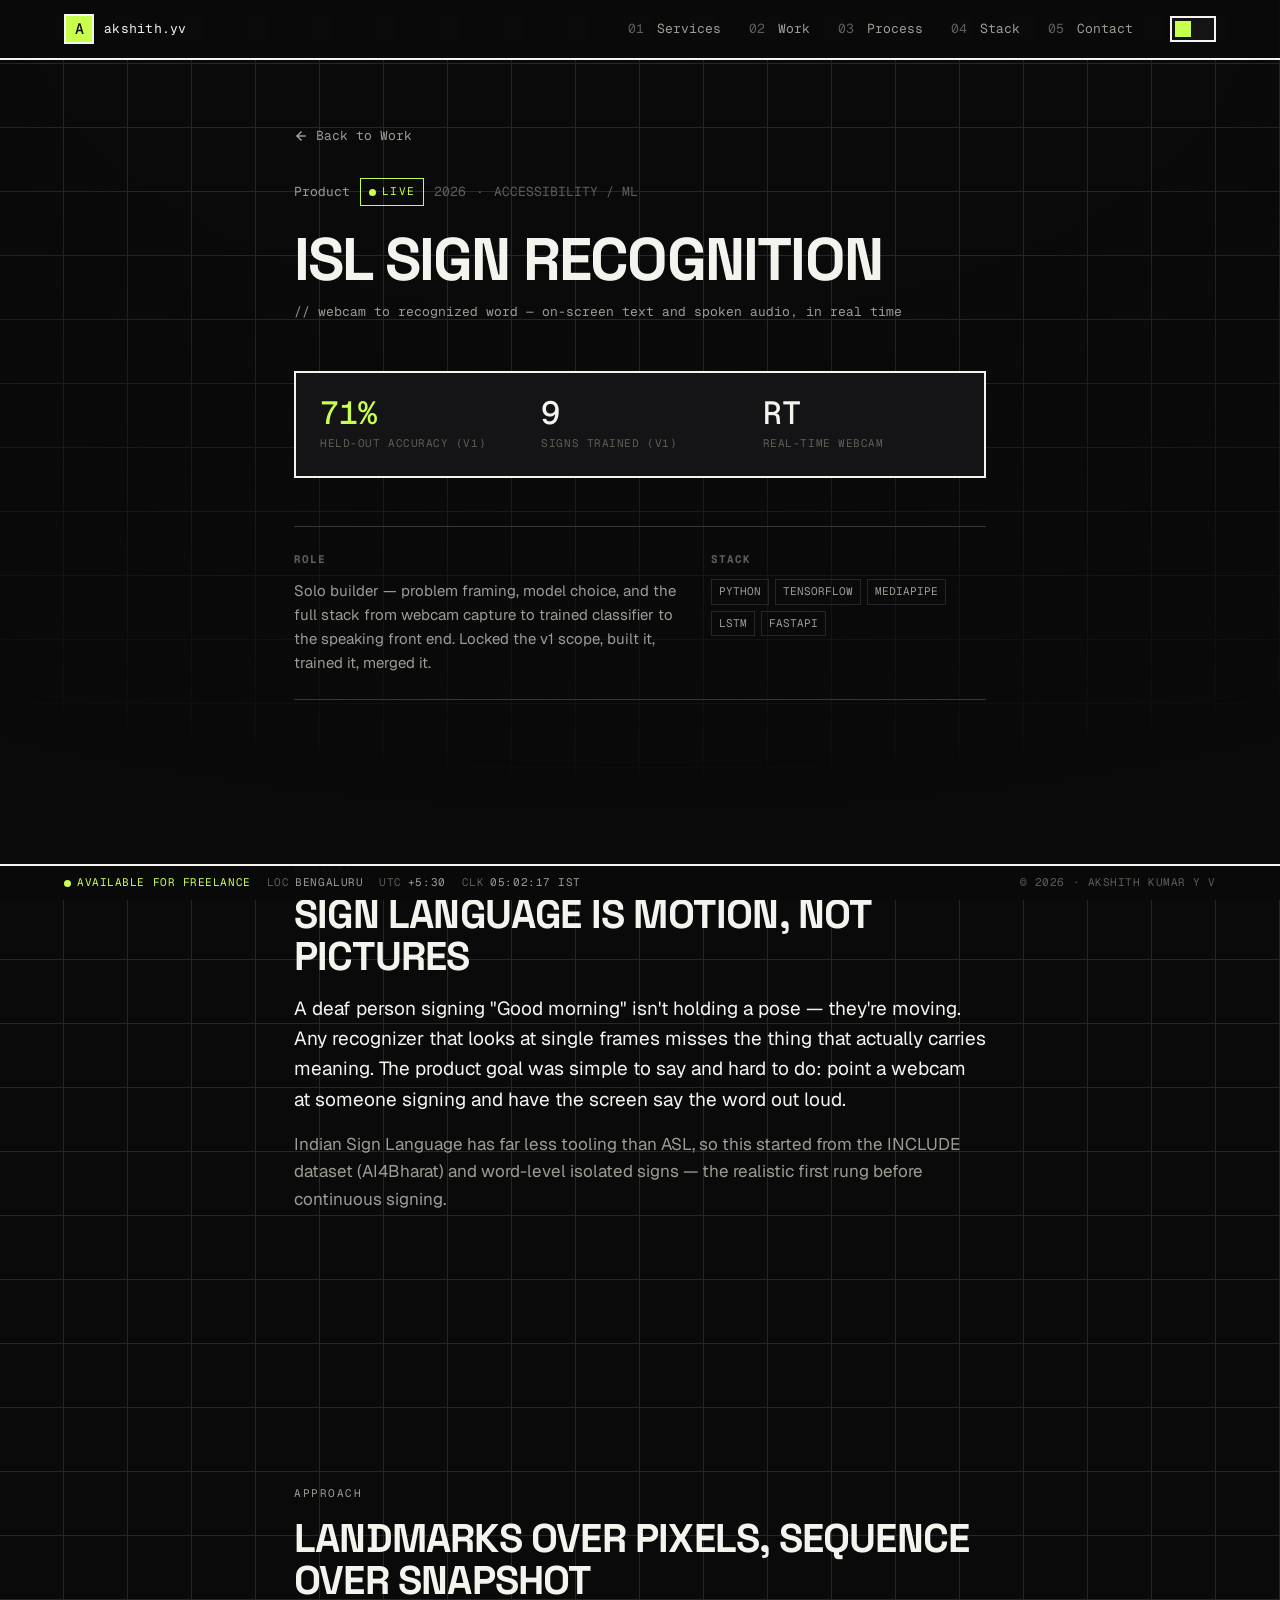
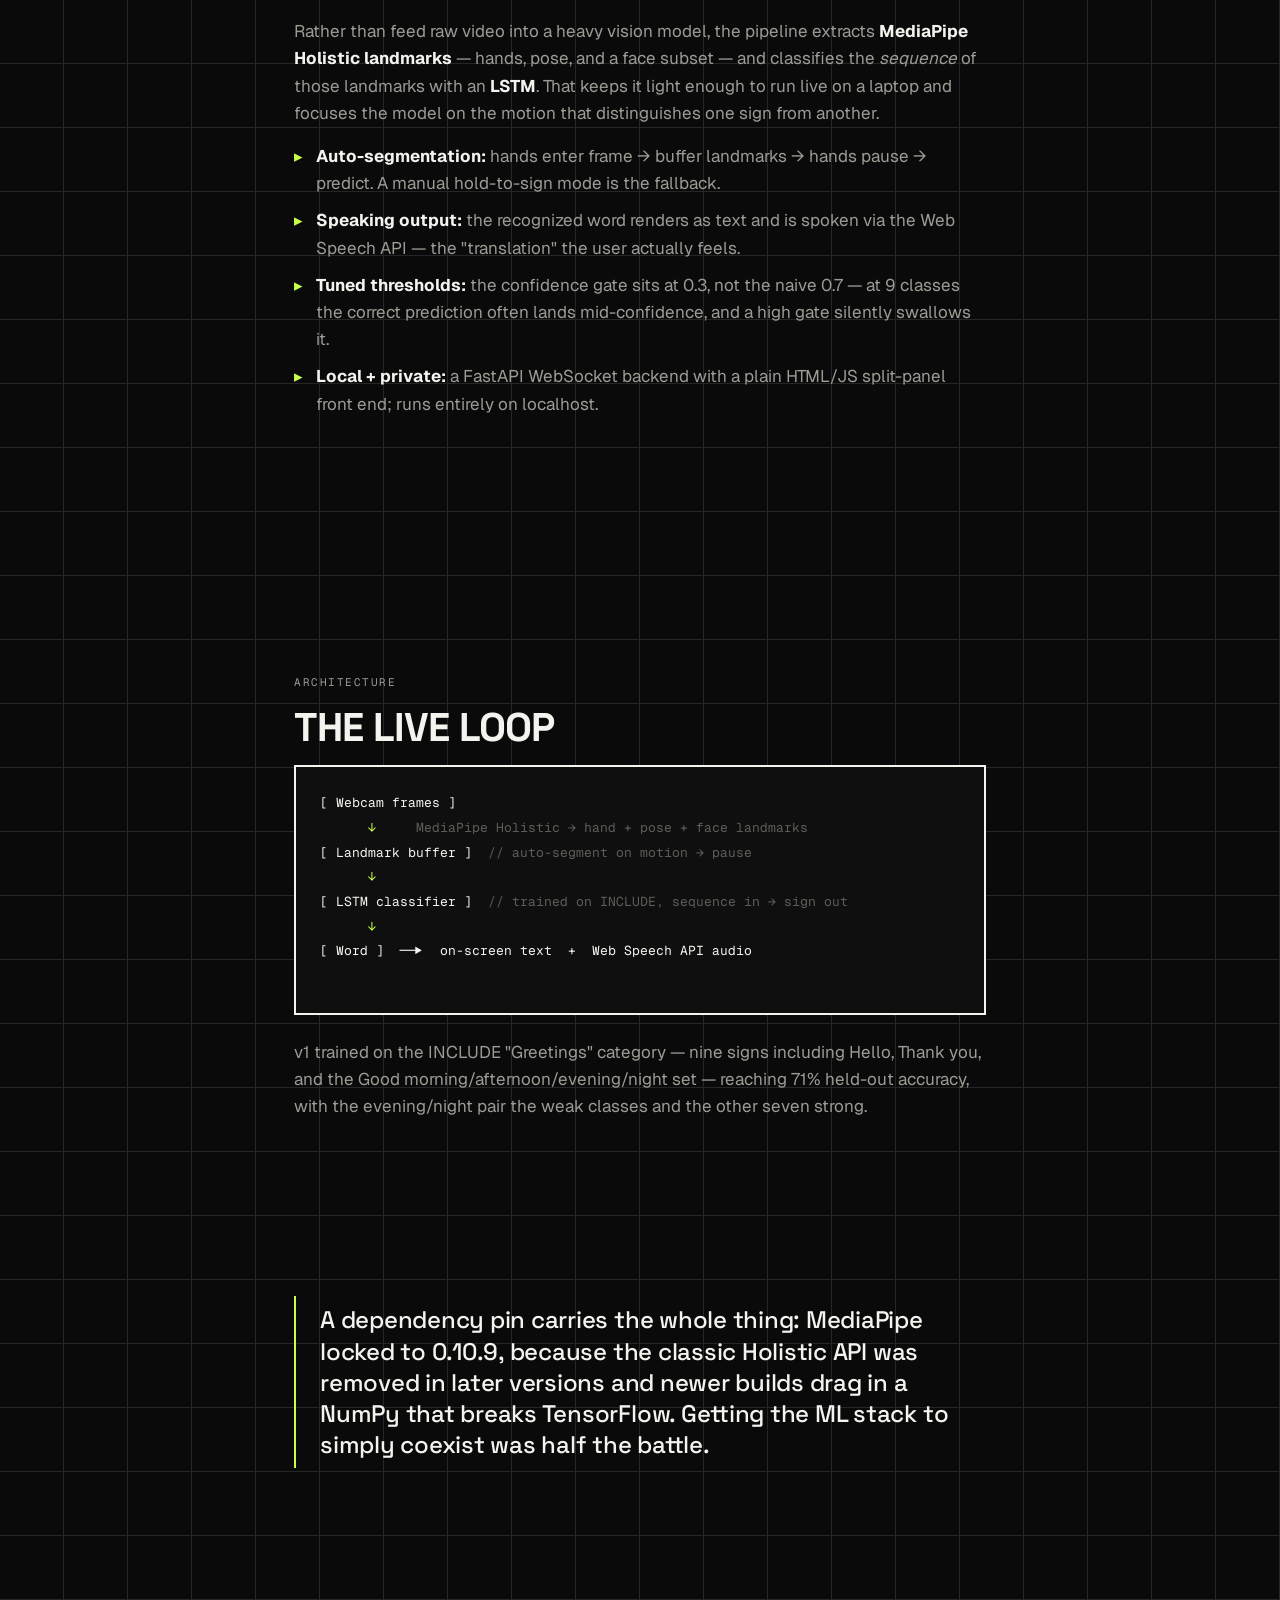
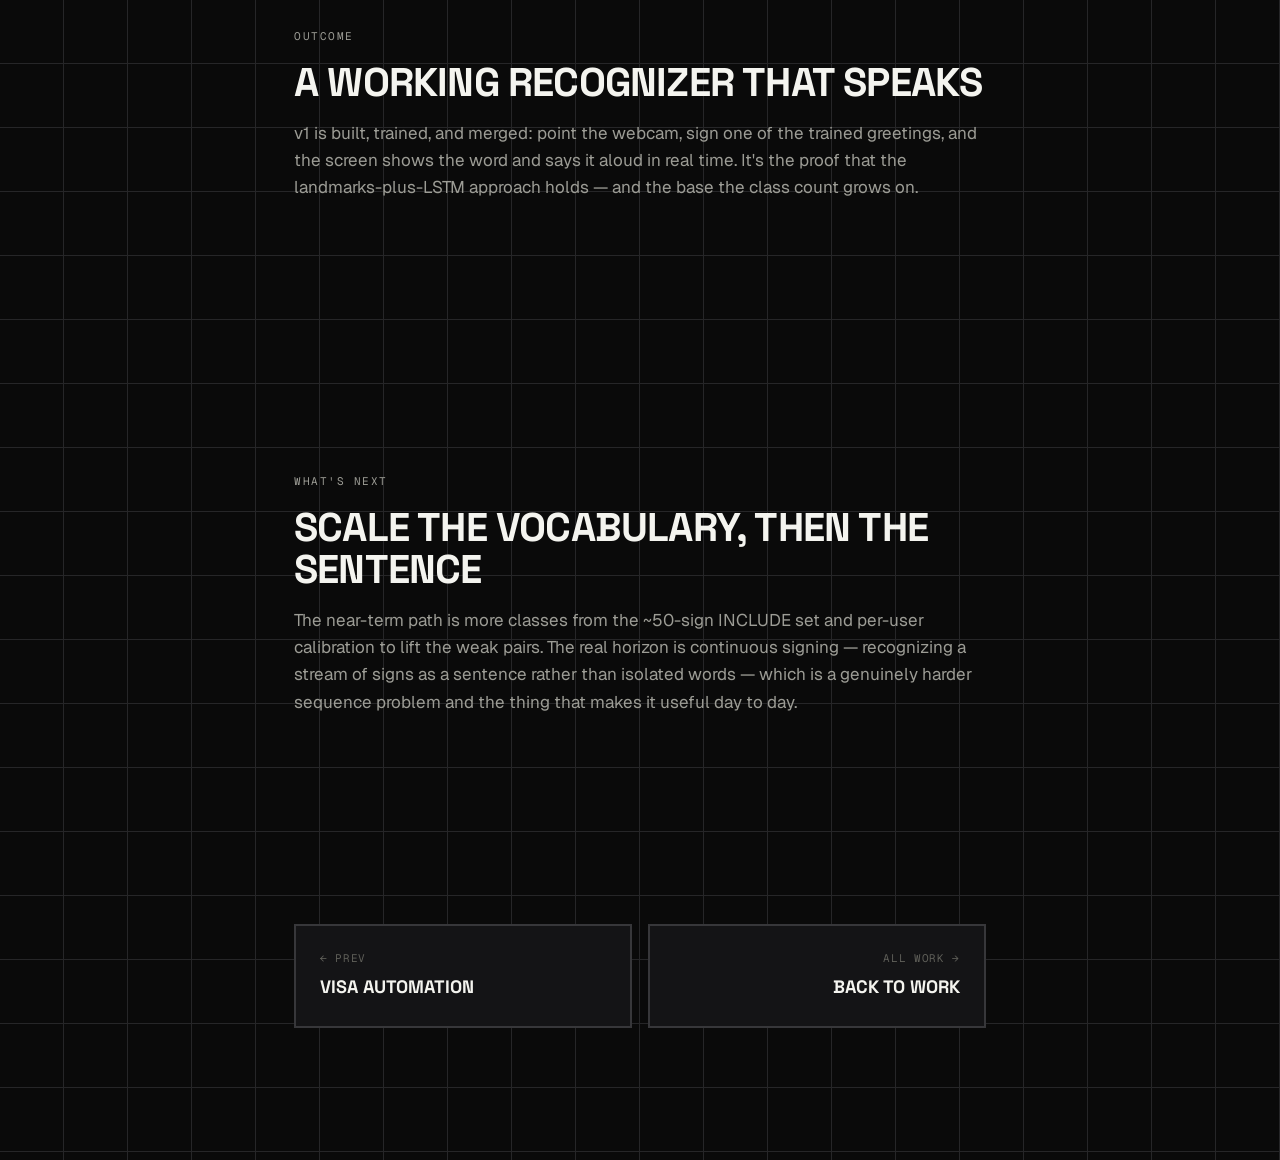
<file: case-isl.html>
<!doctype html>
<html lang="en" data-theme="dark">
<head>
<meta charset="utf-8">
<meta name="viewport" content="width=device-width,initial-scale=1,viewport-fit=cover">
<meta name="color-scheme" content="dark light">
<title>ISL Sign-Language Recognition — Akshith Kumar Y V</title>
<meta name="description" content="Real-time Indian Sign Language recognition — webcam to on-screen text and spoken audio. MediaPipe Holistic landmarks feed an LSTM classifier, trained on the INCLUDE dataset via a FastAPI backend.">
<meta name="theme-color" content="#0A0A0A">
<link rel="preconnect" href="https://fonts.googleapis.com">
<link rel="preconnect" href="https://fonts.gstatic.com" crossorigin>
<link rel="stylesheet" href="https://fonts.googleapis.com/css2?family=Space+Grotesk:wght@400;500;700&family=Geist:wght@400;500;600&family=Geist+Mono:wght@400;500&display=swap">
<link rel="stylesheet" href="styles.css?v=11">
<link rel="icon" href="favicon.svg" type="image/svg+xml">
</head>
<body>

<a href="index.html#main" class="skip-link">Skip to content</a>

<header class="topbar" role="banner">
  <a href="index.html#top" class="brand" aria-label="Back to portfolio">
    <span class="brand-mark" aria-hidden="true">A</span>
    <span class="brand-mono">akshith.yv</span>
  </a>
  <nav class="topnav" aria-label="Primary">
    <a href="index.html#services"><span class="num">01</span> Services</a>
    <a href="index.html#dossier"><span class="num">02</span> Work</a>
    <a href="index.html#approach"><span class="num">03</span> Process</a>
    <a href="index.html#capabilities"><span class="num">04</span> Stack</a>
    <a href="index.html#contact"><span class="num">05</span> Contact</a>
  </nav>
  <div class="topbar-actions">
    <button class="theme-toggle" data-theme-toggle aria-label="Toggle theme" aria-pressed="false">
      <span class="theme-toggle-track" aria-hidden="true"></span>
    </button>
  </div>
</header>

<main id="main">
<article class="case-page">
  <a href="index.html#automations" class="case-back">
    <svg width="14" height="14" viewBox="0 0 14 14" fill="none" aria-hidden="true"><path d="M11 7H3m0 0l4-4m-4 4l4 4" stroke="currentColor" stroke-width="1.5" stroke-linecap="square"/></svg>
    Back to Work
  </a>

  <div class="case-page-meta">
    <span class="case-page-num">Product</span>
    <span class="pill pill-live"><span class="dot dot-live" aria-hidden="true"></span>LIVE</span>
    <span>2026</span>
    <span>·</span>
    <span>ACCESSIBILITY / ML</span>
  </div>

  <h1 class="case-page-title">ISL Sign Recognition</h1>
  <p class="case-page-tag">// webcam to recognized word — on-screen text and spoken audio, in real time</p>

  <div class="case-page-kpis kpis-3">
    <div class="kpi"><span class="kpi-num accent">71%</span><span class="kpi-label">held-out accuracy (v1)</span></div>
    <div class="kpi"><span class="kpi-num">9</span><span class="kpi-label">signs trained (v1)</span></div>
    <div class="kpi"><span class="kpi-num">RT</span><span class="kpi-label">real-time webcam</span></div>
  </div>

  <div class="case-meta-grid">
    <div>
      <h3>Role</h3>
      <p>Solo builder — problem framing, model choice, and the full stack from webcam
        capture to trained classifier to the speaking front end. Locked the v1 scope,
        built it, trained it, merged it.</p>
    </div>
    <div>
      <h3>Stack</h3>
      <ul>
        <li>Python</li><li>TensorFlow</li><li>MediaPipe</li><li>LSTM</li><li>FastAPI</li>
      </ul>
    </div>
  </div>

  <section class="case-section">
    <p class="case-section-label">Context</p>
    <h2>Sign language is motion, not pictures</h2>
    <p class="lede">
      A deaf person signing "Good morning" isn't holding a pose — they're moving. Any
      recognizer that looks at single frames misses the thing that actually carries
      meaning. The product goal was simple to say and hard to do: point a webcam at
      someone signing and have the screen say the word out loud.
    </p>
    <p>
      Indian Sign Language has far less tooling than ASL, so this started from the
      INCLUDE dataset (AI4Bharat) and word-level isolated signs — the realistic first
      rung before continuous signing.
    </p>
  </section>

  <section class="case-section">
    <p class="case-section-label">Approach</p>
    <h2>Landmarks over pixels, sequence over snapshot</h2>
    <p>
      Rather than feed raw video into a heavy vision model, the pipeline extracts
      <strong>MediaPipe Holistic landmarks</strong> — hands, pose, and a face subset — and
      classifies the <em>sequence</em> of those landmarks with an <strong>LSTM</strong>.
      That keeps it light enough to run live on a laptop and focuses the model on the
      motion that distinguishes one sign from another.
    </p>
    <ul>
      <li><strong>Auto-segmentation:</strong> hands enter frame → buffer landmarks → hands pause → predict. A manual hold-to-sign mode is the fallback.</li>
      <li><strong>Speaking output:</strong> the recognized word renders as text and is spoken via the Web Speech API — the "translation" the user actually feels.</li>
      <li><strong>Tuned thresholds:</strong> the confidence gate sits at 0.3, not the naive 0.7 — at 9 classes the correct prediction often lands mid-confidence, and a high gate silently swallows it.</li>
      <li><strong>Local + private:</strong> a FastAPI WebSocket backend with a plain HTML/JS split-panel front end; runs entirely on localhost.</li>
    </ul>
  </section>

  <section class="case-section">
    <p class="case-section-label">Architecture</p>
    <h2>The live loop</h2>
    <pre class="case-diagram">
[ Webcam frames ]
      <span class="arrow">↓</span>     <span class="label">MediaPipe Holistic → hand + pose + face landmarks</span>
[ Landmark buffer ]  <span class="label">// auto-segment on motion → pause</span>
      <span class="arrow">↓</span>
[ LSTM classifier ]  <span class="label">// trained on INCLUDE, sequence in → sign out</span>
      <span class="arrow">↓</span>
[ Word ]  ──▶  on-screen text  +  Web Speech API audio
    </pre>
    <p>
      v1 trained on the INCLUDE "Greetings" category — nine signs including Hello, Thank
      you, and the Good morning/afternoon/evening/night set — reaching 71% held-out
      accuracy, with the evening/night pair the weak classes and the other seven strong.
    </p>
  </section>

  <p class="case-pull">
    A dependency pin carries the whole thing: MediaPipe locked to 0.10.9, because the
    classic Holistic API was removed in later versions and newer builds drag in a NumPy
    that breaks TensorFlow. Getting the ML stack to simply coexist was half the battle.
  </p>

  <section class="case-section">
    <p class="case-section-label">Outcome</p>
    <h2>A working recognizer that speaks</h2>
    <p>
      v1 is built, trained, and merged: point the webcam, sign one of the trained
      greetings, and the screen shows the word and says it aloud in real time. It's the
      proof that the landmarks-plus-LSTM approach holds — and the base the class count
      grows on.
    </p>
  </section>

  <section class="case-section">
    <p class="case-section-label">What's next</p>
    <h2>Scale the vocabulary, then the sentence</h2>
    <p>
      The near-term path is more classes from the ~50-sign INCLUDE set and per-user
      calibration to lift the weak pairs. The real horizon is continuous signing —
      recognizing a stream of signs as a sentence rather than isolated words — which is a
      genuinely harder sequence problem and the thing that makes it useful day to day.
    </p>
  </section>

  <nav class="case-pager" aria-label="More work">
    <a href="case-visa.html" class="prev">
      <span class="pager-key">← Prev</span>
      <span class="pager-title">Visa Automation</span>
    </a>
    <a href="index.html#automations" class="next">
      <span class="pager-key">All work →</span>
      <span class="pager-title">Back to Work</span>
    </a>
  </nav>
</article>
</main>

<footer class="status-strip" role="contentinfo">
  <span class="strip-cell strip-live">
    <span class="dot dot-live" aria-hidden="true"></span>
    <span>AVAILABLE FOR FREELANCE</span>
  </span>
  <span class="strip-cell"><span class="strip-key">LOC</span> Bengaluru</span>
  <span class="strip-cell"><span class="strip-key">UTC</span> +5:30</span>
  <span class="strip-cell"><span class="strip-key">CLK</span> <span data-clock>—</span></span>
  <span class="strip-cell strip-cell-flex"></span>
  <span class="strip-cell strip-build">© 2026 · Akshith Kumar Y V</span>
</footer>

<script src="script.js?v=11" defer></script>
</body>
</html>
</file>
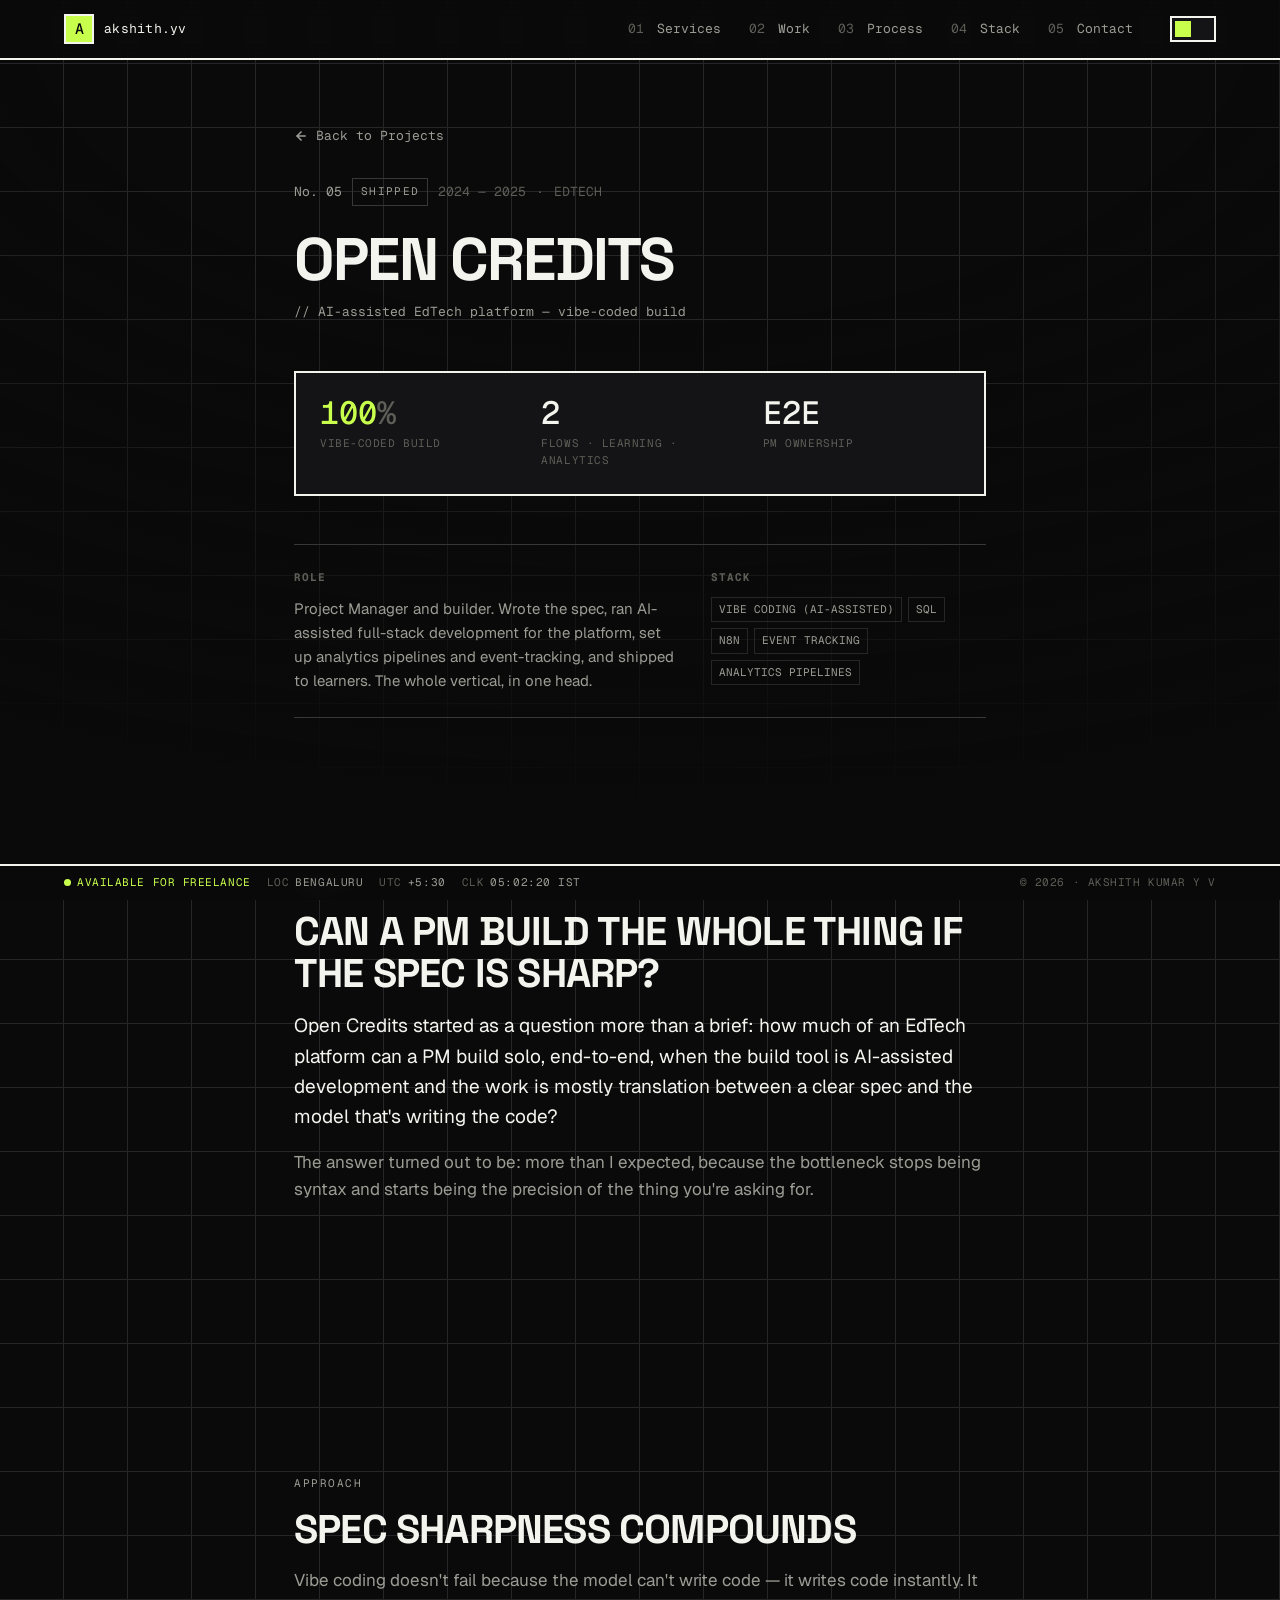
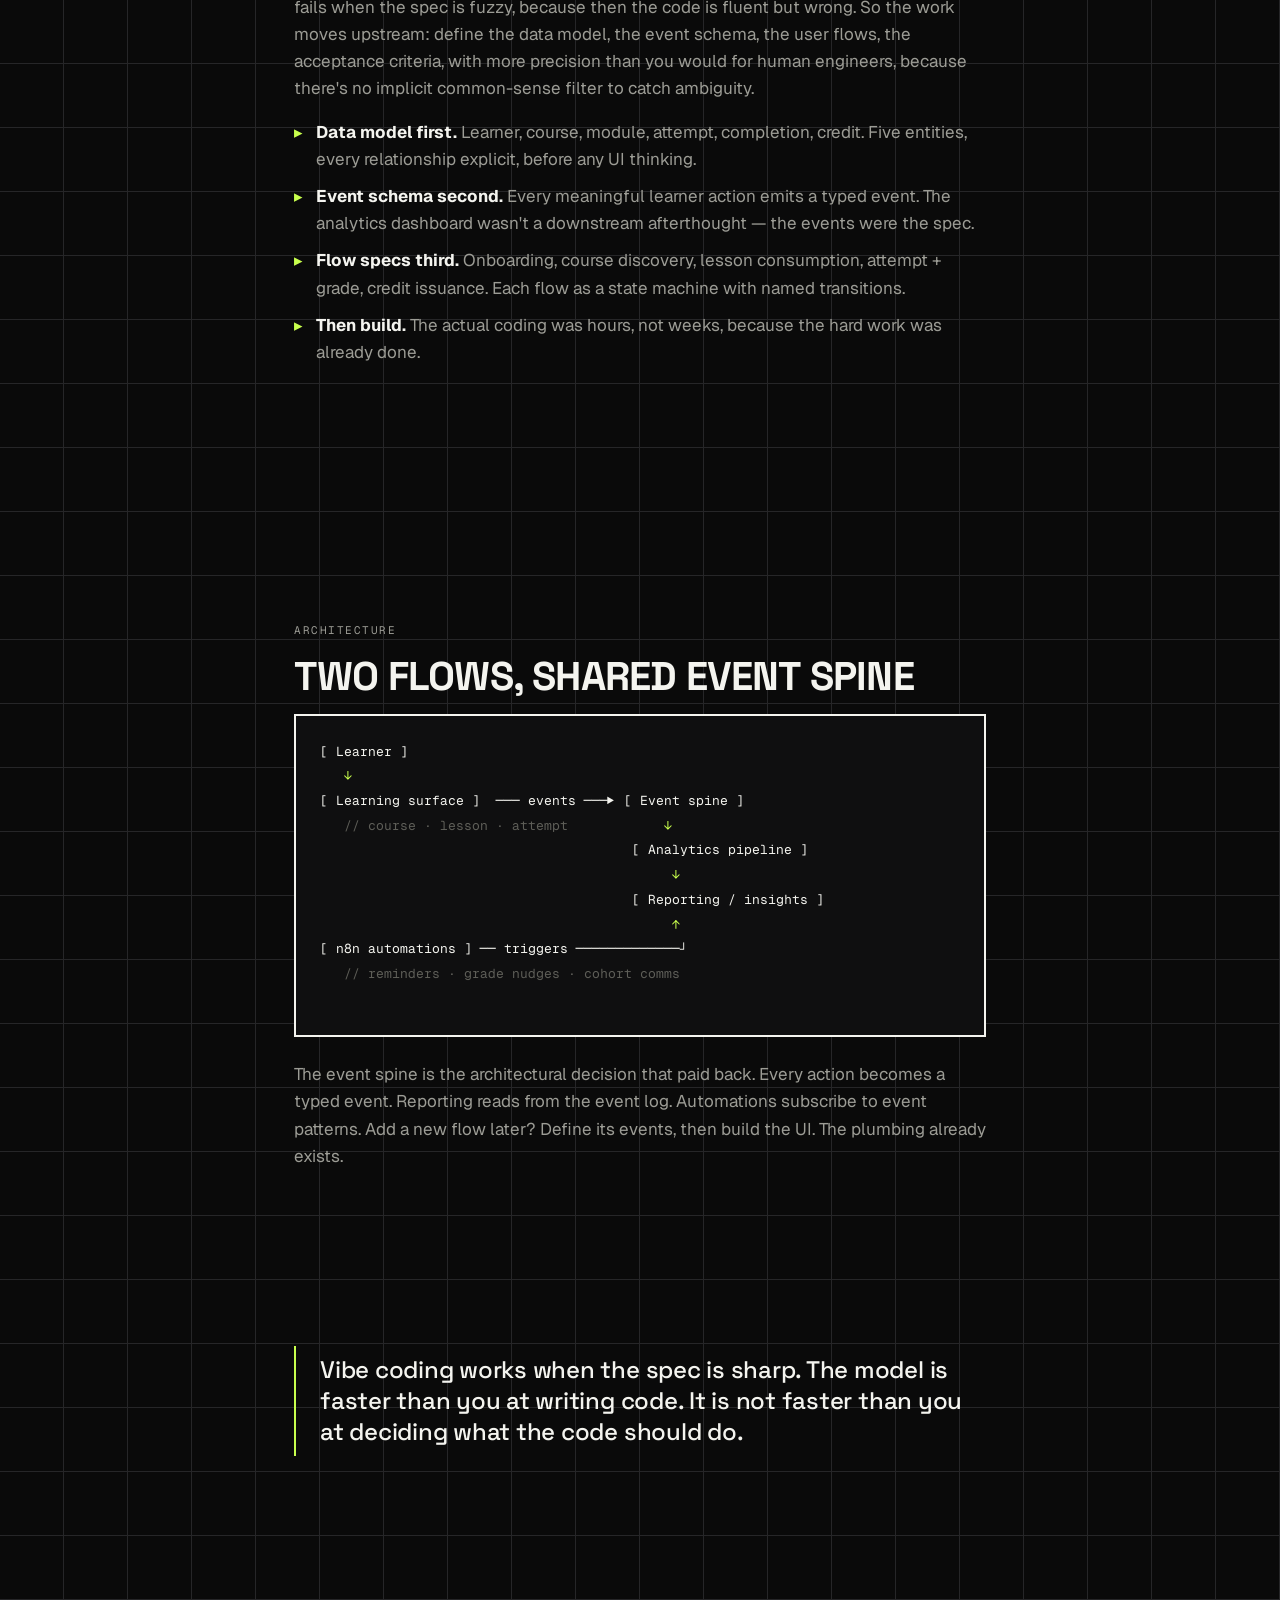
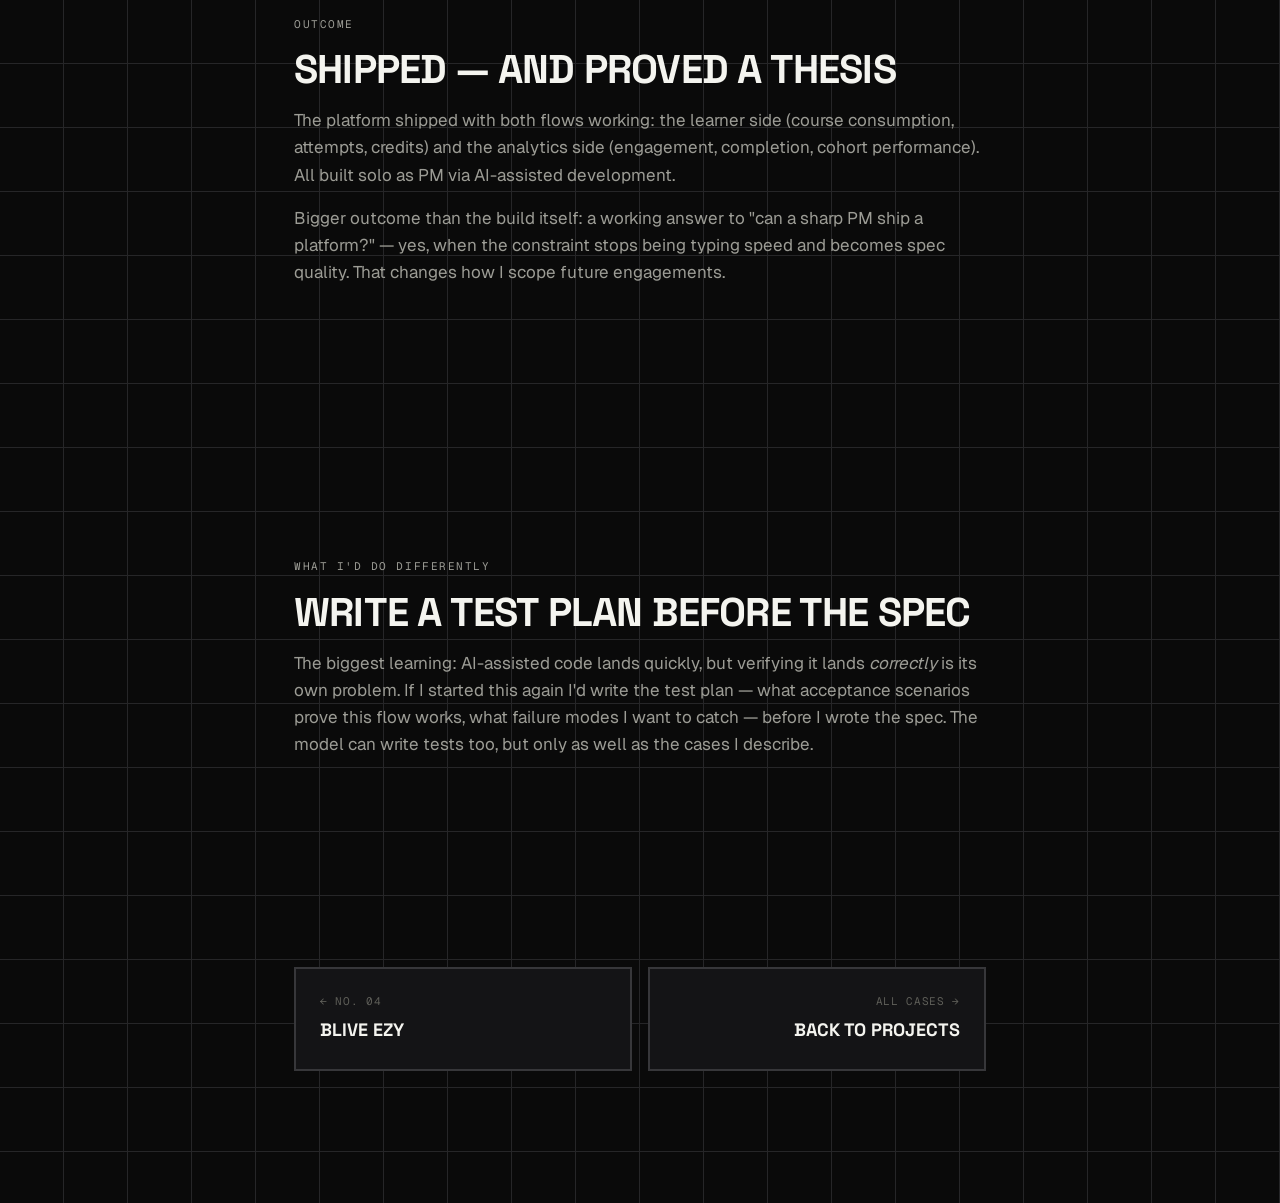
<file: case-opencredits.html>
<!doctype html>
<html lang="en" data-theme="dark">
<head>
<meta charset="utf-8">
<meta name="viewport" content="width=device-width,initial-scale=1,viewport-fit=cover">
<meta name="color-scheme" content="dark light">
<title>Open Credits — AI-Assisted EdTech — Akshith Kumar Y V</title>
<meta name="description" content="Owned end-to-end product delivery as PM. Built the entire platform via AI-assisted development with analytics pipelines and event-tracking specs.">
<meta name="theme-color" content="#0A0A0A">
<link rel="preconnect" href="https://fonts.googleapis.com">
<link rel="preconnect" href="https://fonts.gstatic.com" crossorigin>
<link rel="stylesheet" href="https://fonts.googleapis.com/css2?family=Space+Grotesk:wght@400;500;700&family=Geist:wght@400;500;600&family=Geist+Mono:wght@400;500&display=swap">
<link rel="stylesheet" href="styles.css?v=11">
<link rel="icon" href="favicon.svg" type="image/svg+xml">
</head>
<body>

<a href="index.html#main" class="skip-link">Skip to content</a>

<header class="topbar" role="banner">
  <a href="index.html#top" class="brand" aria-label="Back to portfolio">
    <span class="brand-mark" aria-hidden="true">A</span>
    <span class="brand-mono">akshith.yv</span>
  </a>
  <nav class="topnav" aria-label="Primary">
    <a href="index.html#services"><span class="num">01</span> Services</a>
    <a href="index.html#dossier"><span class="num">02</span> Work</a>
    <a href="index.html#approach"><span class="num">03</span> Process</a>
    <a href="index.html#capabilities"><span class="num">04</span> Stack</a>
    <a href="index.html#contact"><span class="num">05</span> Contact</a>
  </nav>
  <div class="topbar-actions">
    <button class="theme-toggle" data-theme-toggle aria-label="Toggle theme" aria-pressed="false">
      <span class="theme-toggle-track" aria-hidden="true"></span>
    </button>
  </div>
</header>

<main id="main">
<article class="case-page">
  <a href="index.html#dossier" class="case-back">
    <svg width="14" height="14" viewBox="0 0 14 14" fill="none" aria-hidden="true"><path d="M11 7H3m0 0l4-4m-4 4l4 4" stroke="currentColor" stroke-width="1.5" stroke-linecap="square"/></svg>
    Back to Projects
  </a>

  <div class="case-page-meta">
    <span class="case-page-num">No. 05</span>
    <span class="pill pill-shipped">SHIPPED</span>
    <span>2024 — 2025</span>
    <span>·</span>
    <span>EDTECH</span>
  </div>

  <h1 class="case-page-title">Open Credits</h1>
  <p class="case-page-tag">// AI-assisted EdTech platform — vibe-coded build</p>

  <div class="case-page-kpis kpis-3">
    <div class="kpi"><span class="kpi-num accent">100<span class="dim">%</span></span><span class="kpi-label">vibe-coded build</span></div>
    <div class="kpi"><span class="kpi-num">2</span><span class="kpi-label">flows · learning · analytics</span></div>
    <div class="kpi"><span class="kpi-num">E2E</span><span class="kpi-label">PM ownership</span></div>
  </div>

  <div class="case-meta-grid">
    <div>
      <h3>Role</h3>
      <p>Project Manager and builder. Wrote the spec, ran AI-assisted
        full-stack development for the platform, set up analytics pipelines
        and event-tracking, and shipped to learners. The whole vertical, in
        one head.</p>
    </div>
    <div>
      <h3>Stack</h3>
      <ul>
        <li>Vibe coding (AI-assisted)</li><li>SQL</li><li>n8n</li><li>Event tracking</li><li>Analytics pipelines</li>
      </ul>
    </div>
  </div>

  <section class="case-section">
    <p class="case-section-label">Context</p>
    <h2>Can a PM build the whole thing if the spec is sharp?</h2>
    <p class="lede">
      Open Credits started as a question more than a brief: how much of an
      EdTech platform can a PM build solo, end-to-end, when the build tool
      is AI-assisted development and the work is mostly translation between
      a clear spec and the model that's writing the code?
    </p>
    <p>
      The answer turned out to be: more than I expected, because the
      bottleneck stops being syntax and starts being the precision of the
      thing you're asking for.
    </p>
  </section>

  <section class="case-section">
    <p class="case-section-label">Approach</p>
    <h2>Spec sharpness compounds</h2>
    <p>
      Vibe coding doesn't fail because the model can't write code — it
      writes code instantly. It fails when the spec is fuzzy, because then
      the code is fluent but wrong. So the work moves upstream: define the
      data model, the event schema, the user flows, the acceptance criteria,
      with more precision than you would for human engineers, because there's
      no implicit common-sense filter to catch ambiguity.
    </p>
    <ul>
      <li><strong>Data model first.</strong> Learner, course, module, attempt, completion, credit. Five entities, every relationship explicit, before any UI thinking.</li>
      <li><strong>Event schema second.</strong> Every meaningful learner action emits a typed event. The analytics dashboard wasn't a downstream afterthought — the events were the spec.</li>
      <li><strong>Flow specs third.</strong> Onboarding, course discovery, lesson consumption, attempt + grade, credit issuance. Each flow as a state machine with named transitions.</li>
      <li><strong>Then build.</strong> The actual coding was hours, not weeks, because the hard work was already done.</li>
    </ul>
  </section>

  <section class="case-section">
    <p class="case-section-label">Architecture</p>
    <h2>Two flows, shared event spine</h2>
    <pre class="case-diagram">
[ Learner ]
   <span class="arrow">↓</span>
[ Learning surface ]  ─── events ───▶ [ Event spine ]
   <span class="label">// course · lesson · attempt</span>            <span class="arrow">↓</span>
                                       [ Analytics pipeline ]
                                            <span class="arrow">↓</span>
                                       [ Reporting / insights ]
                                            <span class="arrow">↑</span>
[ n8n automations ] ── triggers ─────────────┘
   <span class="label">// reminders · grade nudges · cohort comms</span>
    </pre>
    <p>
      The event spine is the architectural decision that paid back. Every
      action becomes a typed event. Reporting reads from the event log.
      Automations subscribe to event patterns. Add a new flow later? Define
      its events, then build the UI. The plumbing already exists.
    </p>
  </section>

  <p class="case-pull">
    Vibe coding works when the spec is sharp. The model is faster than you
    at writing code. It is not faster than you at deciding what the code
    should do.
  </p>

  <section class="case-section">
    <p class="case-section-label">Outcome</p>
    <h2>Shipped — and proved a thesis</h2>
    <p>
      The platform shipped with both flows working: the learner side
      (course consumption, attempts, credits) and the analytics side
      (engagement, completion, cohort performance). All built solo as PM
      via AI-assisted development.
    </p>
    <p>
      Bigger outcome than the build itself: a working answer to "can a
      sharp PM ship a platform?" — yes, when the constraint stops being
      typing speed and becomes spec quality. That changes how I scope
      future engagements.
    </p>
  </section>

  <section class="case-section">
    <p class="case-section-label">What I'd do differently</p>
    <h2>Write a test plan before the spec</h2>
    <p>
      The biggest learning: AI-assisted code lands quickly, but verifying
      it lands <em>correctly</em> is its own problem. If I started this
      again I'd write the test plan — what acceptance scenarios prove this
      flow works, what failure modes I want to catch — before I wrote the
      spec. The model can write tests too, but only as well as the cases
      I describe.
    </p>
  </section>

  <nav class="case-pager" aria-label="More case studies">
    <a href="case-blive.html" class="prev">
      <span class="pager-key">← No. 04</span>
      <span class="pager-title">BLive EZY</span>
    </a>
    <a href="index.html#dossier" class="next">
      <span class="pager-key">All cases →</span>
      <span class="pager-title">Back to Projects</span>
    </a>
  </nav>
</article>
</main>

<footer class="status-strip" role="contentinfo">
  <span class="strip-cell strip-live">
    <span class="dot dot-live" aria-hidden="true"></span>
    <span>AVAILABLE FOR FREELANCE</span>
  </span>
  <span class="strip-cell"><span class="strip-key">LOC</span> Bengaluru</span>
  <span class="strip-cell"><span class="strip-key">UTC</span> +5:30</span>
  <span class="strip-cell"><span class="strip-key">CLK</span> <span data-clock>—</span></span>
  <span class="strip-cell strip-cell-flex"></span>
  <span class="strip-cell strip-build">© 2026 · Akshith Kumar Y V</span>
</footer>

<script src="script.js?v=11" defer></script>
</body>
</html>
</file>
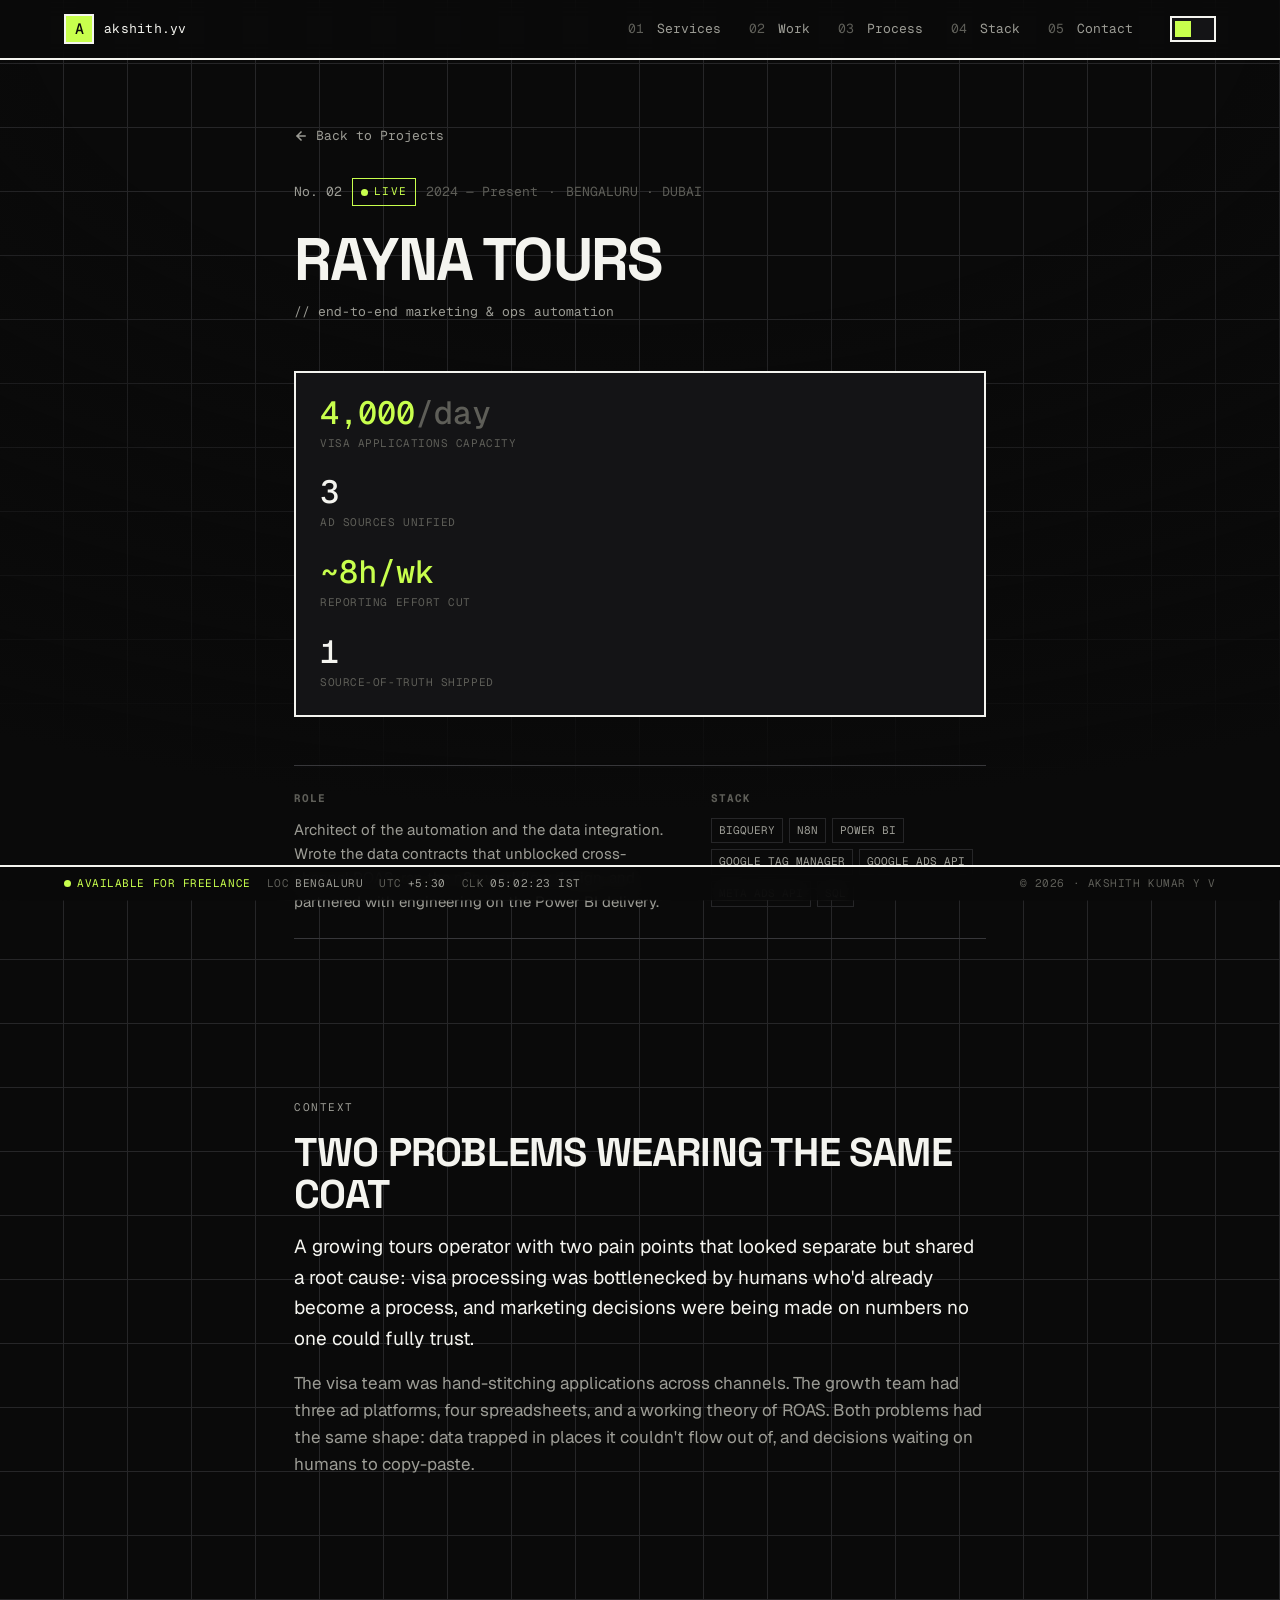
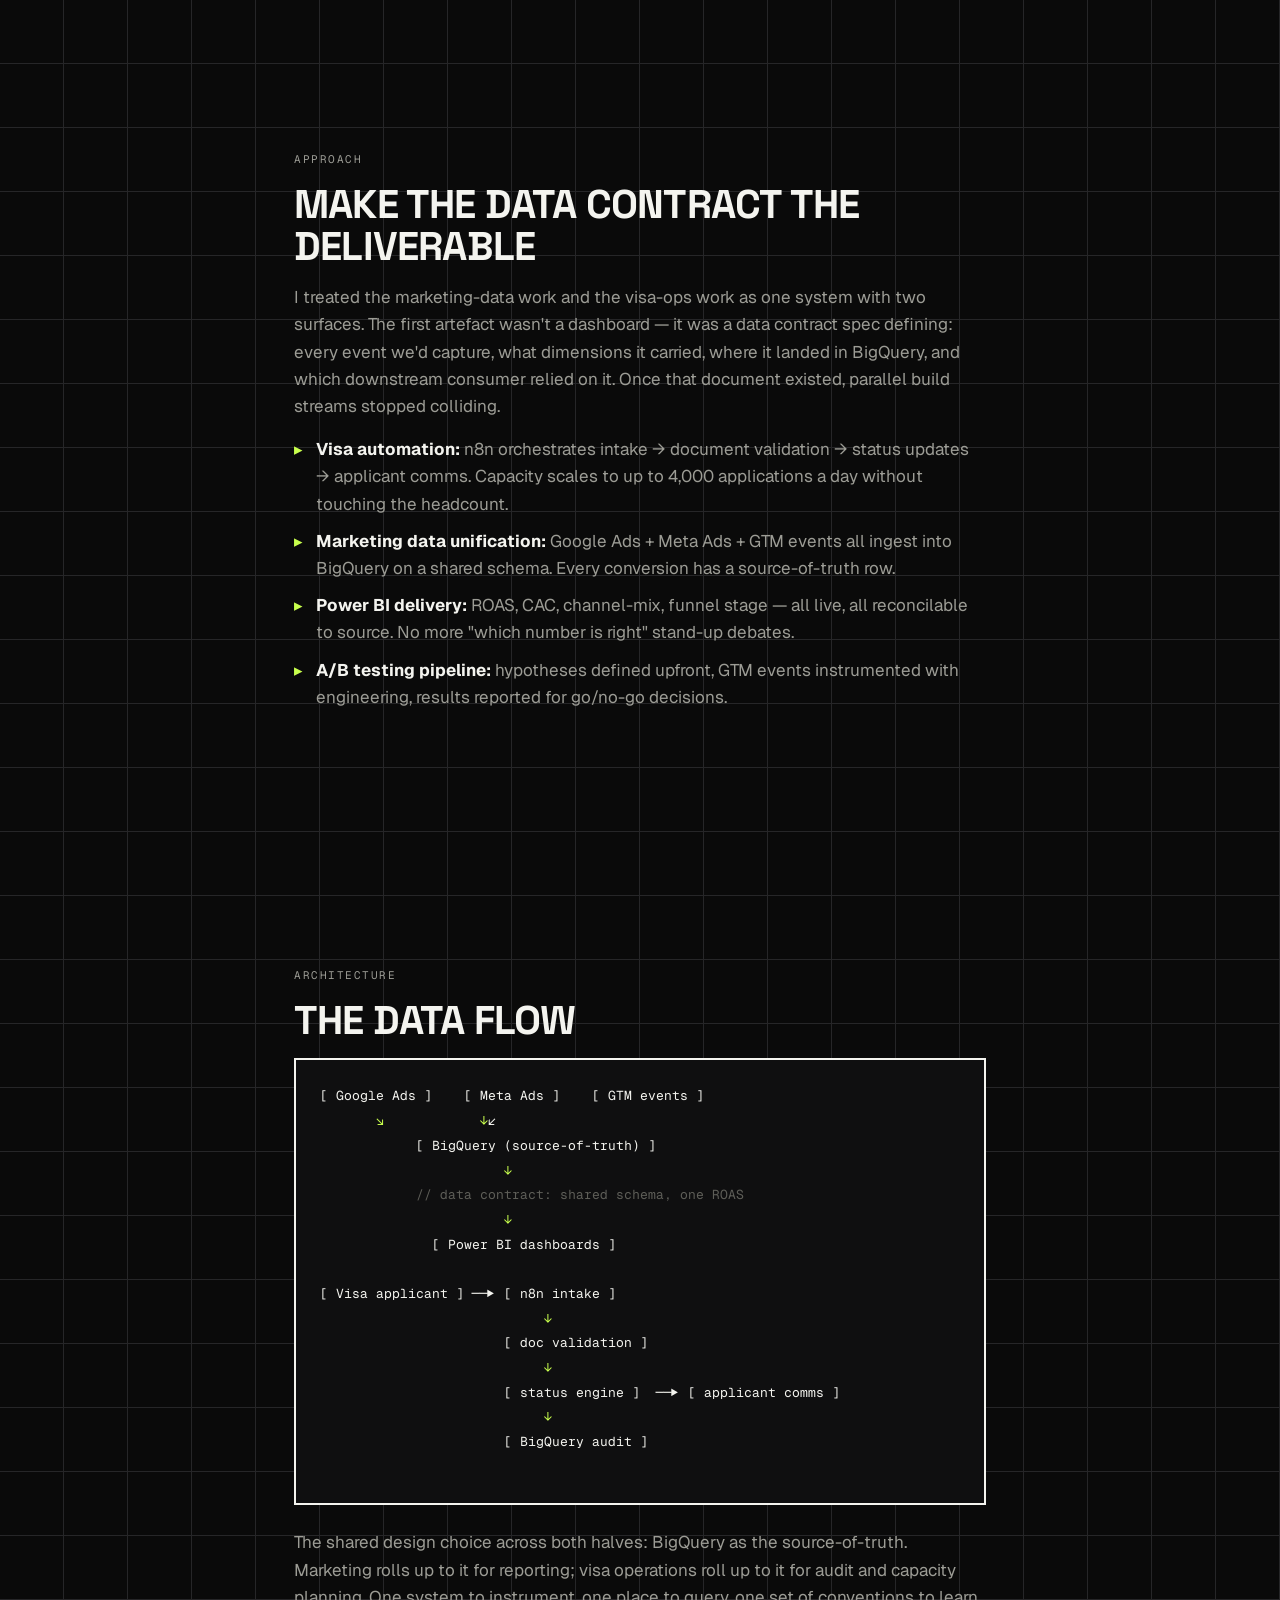
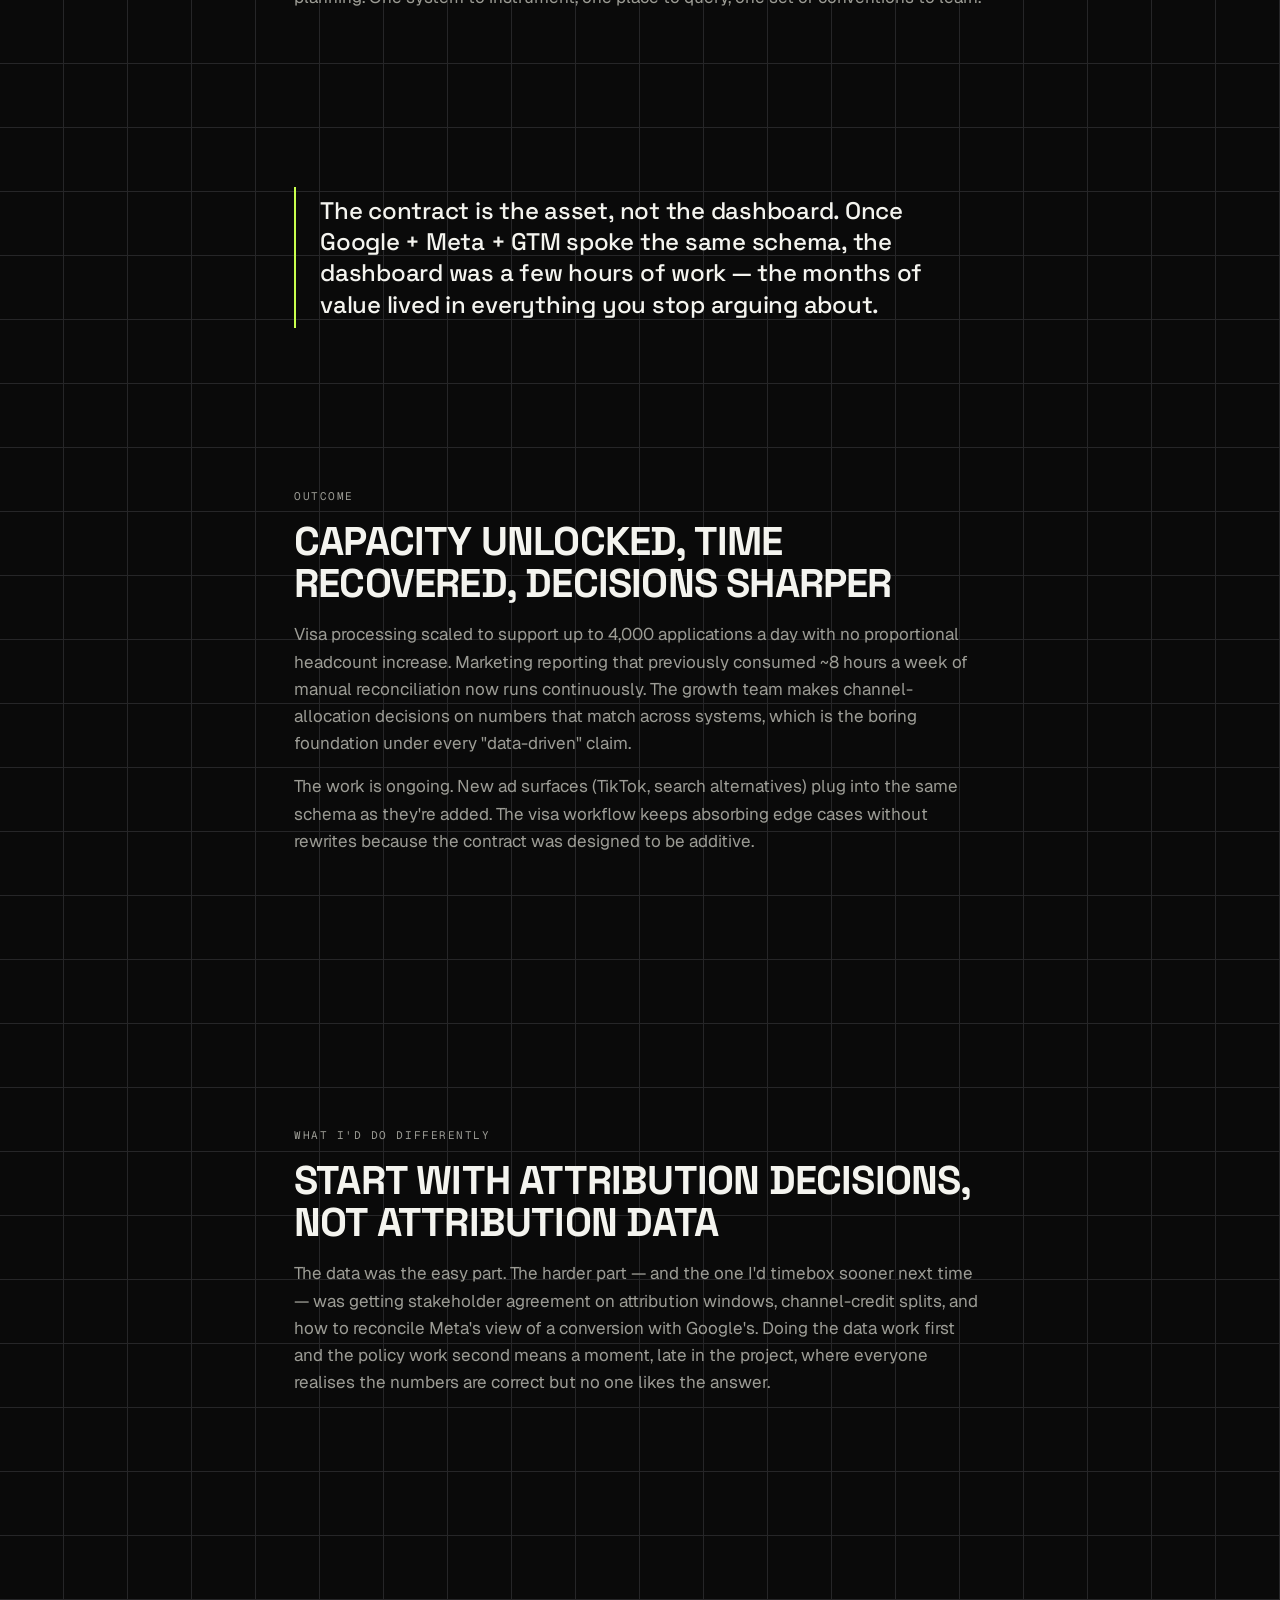
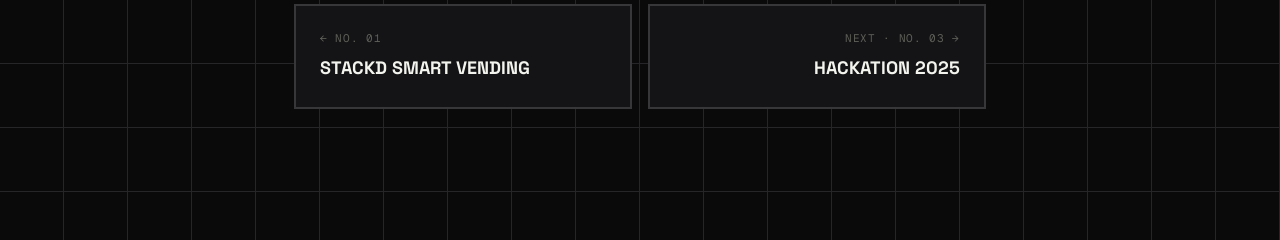
<file: case-rayna.html>
<!doctype html>
<html lang="en" data-theme="dark">
<head>
<meta charset="utf-8">
<meta name="viewport" content="width=device-width,initial-scale=1,viewport-fit=cover">
<meta name="color-scheme" content="dark light">
<title>Rayna Tours — Marketing &amp; Ops Automation — Akshith Kumar Y V</title>
<meta name="description" content="Architected Rayna Tours' visa-processing automation (4,000 apps/day) and unified marketing data into BigQuery + Power BI for cross-channel ROAS reporting.">
<meta name="theme-color" content="#0A0A0A">
<link rel="preconnect" href="https://fonts.googleapis.com">
<link rel="preconnect" href="https://fonts.gstatic.com" crossorigin>
<link rel="stylesheet" href="https://fonts.googleapis.com/css2?family=Space+Grotesk:wght@400;500;700&family=Geist:wght@400;500;600&family=Geist+Mono:wght@400;500&display=swap">
<link rel="stylesheet" href="styles.css?v=11">
<link rel="icon" href="favicon.svg" type="image/svg+xml">
</head>
<body>

<a href="index.html#main" class="skip-link">Skip to content</a>

<header class="topbar" role="banner">
  <a href="index.html#top" class="brand" aria-label="Back to portfolio">
    <span class="brand-mark" aria-hidden="true">A</span>
    <span class="brand-mono">akshith.yv</span>
  </a>
  <nav class="topnav" aria-label="Primary">
    <a href="index.html#services"><span class="num">01</span> Services</a>
    <a href="index.html#dossier"><span class="num">02</span> Work</a>
    <a href="index.html#approach"><span class="num">03</span> Process</a>
    <a href="index.html#capabilities"><span class="num">04</span> Stack</a>
    <a href="index.html#contact"><span class="num">05</span> Contact</a>
  </nav>
  <div class="topbar-actions">
    <button class="theme-toggle" data-theme-toggle aria-label="Toggle theme" aria-pressed="false">
      <span class="theme-toggle-track" aria-hidden="true"></span>
    </button>
  </div>
</header>

<main id="main">
<article class="case-page">
  <a href="index.html#dossier" class="case-back">
    <svg width="14" height="14" viewBox="0 0 14 14" fill="none" aria-hidden="true"><path d="M11 7H3m0 0l4-4m-4 4l4 4" stroke="currentColor" stroke-width="1.5" stroke-linecap="square"/></svg>
    Back to Projects
  </a>

  <div class="case-page-meta">
    <span class="case-page-num">No. 02</span>
    <span class="pill pill-live"><span class="dot dot-live" aria-hidden="true"></span>LIVE</span>
    <span>2024 — Present</span>
    <span>·</span>
    <span>BENGALURU · DUBAI</span>
  </div>

  <h1 class="case-page-title">Rayna Tours</h1>
  <p class="case-page-tag">// end-to-end marketing &amp; ops automation</p>

  <div class="case-page-kpis">
    <div class="kpi"><span class="kpi-num accent">4,000<span class="dim">/day</span></span><span class="kpi-label">visa applications capacity</span></div>
    <div class="kpi"><span class="kpi-num">3</span><span class="kpi-label">ad sources unified</span></div>
    <div class="kpi"><span class="kpi-num accent">~8h/wk</span><span class="kpi-label">reporting effort cut</span></div>
    <div class="kpi"><span class="kpi-num">1</span><span class="kpi-label">source-of-truth shipped</span></div>
  </div>

  <div class="case-meta-grid">
    <div>
      <h3>Role</h3>
      <p>Architect of the automation and the data integration. Wrote the data
        contracts that unblocked cross-channel ROAS, ran the n8n workflow design,
        and partnered with engineering on the Power BI delivery.</p>
    </div>
    <div>
      <h3>Stack</h3>
      <ul>
        <li>BigQuery</li><li>n8n</li><li>Power BI</li><li>Google Tag Manager</li><li>Google Ads API</li><li>Meta Ads API</li><li>SQL</li>
      </ul>
    </div>
  </div>

  <section class="case-section">
    <p class="case-section-label">Context</p>
    <h2>Two problems wearing the same coat</h2>
    <p class="lede">
      A growing tours operator with two pain points that looked separate but
      shared a root cause: visa processing was bottlenecked by humans who'd already
      become a process, and marketing decisions were being made on numbers no one
      could fully trust.
    </p>
    <p>
      The visa team was hand-stitching applications across channels. The growth
      team had three ad platforms, four spreadsheets, and a working theory of
      ROAS. Both problems had the same shape: data trapped in places it couldn't
      flow out of, and decisions waiting on humans to copy-paste.
    </p>
  </section>

  <section class="case-section">
    <p class="case-section-label">Approach</p>
    <h2>Make the data contract the deliverable</h2>
    <p>
      I treated the marketing-data work and the visa-ops work as one system with
      two surfaces. The first artefact wasn't a dashboard — it was a data
      contract spec defining: every event we'd capture, what dimensions it
      carried, where it landed in BigQuery, and which downstream consumer relied
      on it. Once that document existed, parallel build streams stopped
      colliding.
    </p>
    <ul>
      <li><strong>Visa automation:</strong> n8n orchestrates intake → document validation → status updates → applicant comms. Capacity scales to up to 4,000 applications a day without touching the headcount.</li>
      <li><strong>Marketing data unification:</strong> Google Ads + Meta Ads + GTM events all ingest into BigQuery on a shared schema. Every conversion has a source-of-truth row.</li>
      <li><strong>Power BI delivery:</strong> ROAS, CAC, channel-mix, funnel stage — all live, all reconcilable to source. No more "which number is right" stand-up debates.</li>
      <li><strong>A/B testing pipeline:</strong> hypotheses defined upfront, GTM events instrumented with engineering, results reported for go/no-go decisions.</li>
    </ul>
  </section>

  <section class="case-section">
    <p class="case-section-label">Architecture</p>
    <h2>The data flow</h2>
    <pre class="case-diagram">
[ Google Ads ]    [ Meta Ads ]    [ GTM events ]
       <span class="arrow">↘</span>            <span class="arrow">↓</span               <span class="arrow">↙</span>
            [ BigQuery (source-of-truth) ]
                       <span class="arrow">↓</span>
            <span class="label">// data contract: shared schema, one ROAS</span>
                       <span class="arrow">↓</span>
              [ Power BI dashboards ]

[ Visa applicant ] ──▶ [ n8n intake ]
                            <span class="arrow">↓</span>
                       [ doc validation ]
                            <span class="arrow">↓</span>
                       [ status engine ]  ──▶ [ applicant comms ]
                            <span class="arrow">↓</span>
                       [ BigQuery audit ]
    </pre>
    <p>
      The shared design choice across both halves: BigQuery as the source-of-truth.
      Marketing rolls up to it for reporting; visa operations roll up to it for
      audit and capacity planning. One system to instrument, one place to query,
      one set of conventions to learn.
    </p>
  </section>

  <p class="case-pull">
    The contract is the asset, not the dashboard. Once Google + Meta + GTM
    spoke the same schema, the dashboard was a few hours of work — the months
    of value lived in everything you stop arguing about.
  </p>

  <section class="case-section">
    <p class="case-section-label">Outcome</p>
    <h2>Capacity unlocked, time recovered, decisions sharper</h2>
    <p>
      Visa processing scaled to support up to 4,000 applications a day with no
      proportional headcount increase. Marketing reporting that previously consumed
      ~8 hours a week of manual reconciliation now runs continuously. The growth
      team makes channel-allocation decisions on numbers that match across systems,
      which is the boring foundation under every "data-driven" claim.
    </p>
    <p>
      The work is ongoing. New ad surfaces (TikTok, search alternatives) plug into
      the same schema as they're added. The visa workflow keeps absorbing edge
      cases without rewrites because the contract was designed to be additive.
    </p>
  </section>

  <section class="case-section">
    <p class="case-section-label">What I'd do differently</p>
    <h2>Start with attribution decisions, not attribution data</h2>
    <p>
      The data was the easy part. The harder part — and the one I'd timebox
      sooner next time — was getting stakeholder agreement on attribution
      windows, channel-credit splits, and how to reconcile Meta's view of a
      conversion with Google's. Doing the data work first and the policy work
      second means a moment, late in the project, where everyone realises the
      numbers are correct but no one likes the answer.
    </p>
  </section>

  <nav class="case-pager" aria-label="More case studies">
    <a href="case-stackd.html" class="prev">
      <span class="pager-key">← No. 01</span>
      <span class="pager-title">StackD Smart Vending</span>
    </a>
    <a href="case-hackation.html" class="next">
      <span class="pager-key">Next · No. 03 →</span>
      <span class="pager-title">HackAtion 2025</span>
    </a>
  </nav>
</article>
</main>

<footer class="status-strip" role="contentinfo">
  <span class="strip-cell strip-live">
    <span class="dot dot-live" aria-hidden="true"></span>
    <span>AVAILABLE FOR FREELANCE</span>
  </span>
  <span class="strip-cell"><span class="strip-key">LOC</span> Bengaluru</span>
  <span class="strip-cell"><span class="strip-key">UTC</span> +5:30</span>
  <span class="strip-cell"><span class="strip-key">CLK</span> <span data-clock>—</span></span>
  <span class="strip-cell strip-cell-flex"></span>
  <span class="strip-cell strip-build">© 2026 · Akshith Kumar Y V</span>
</footer>

<script src="script.js?v=11" defer></script>
</body>
</html>
</file>
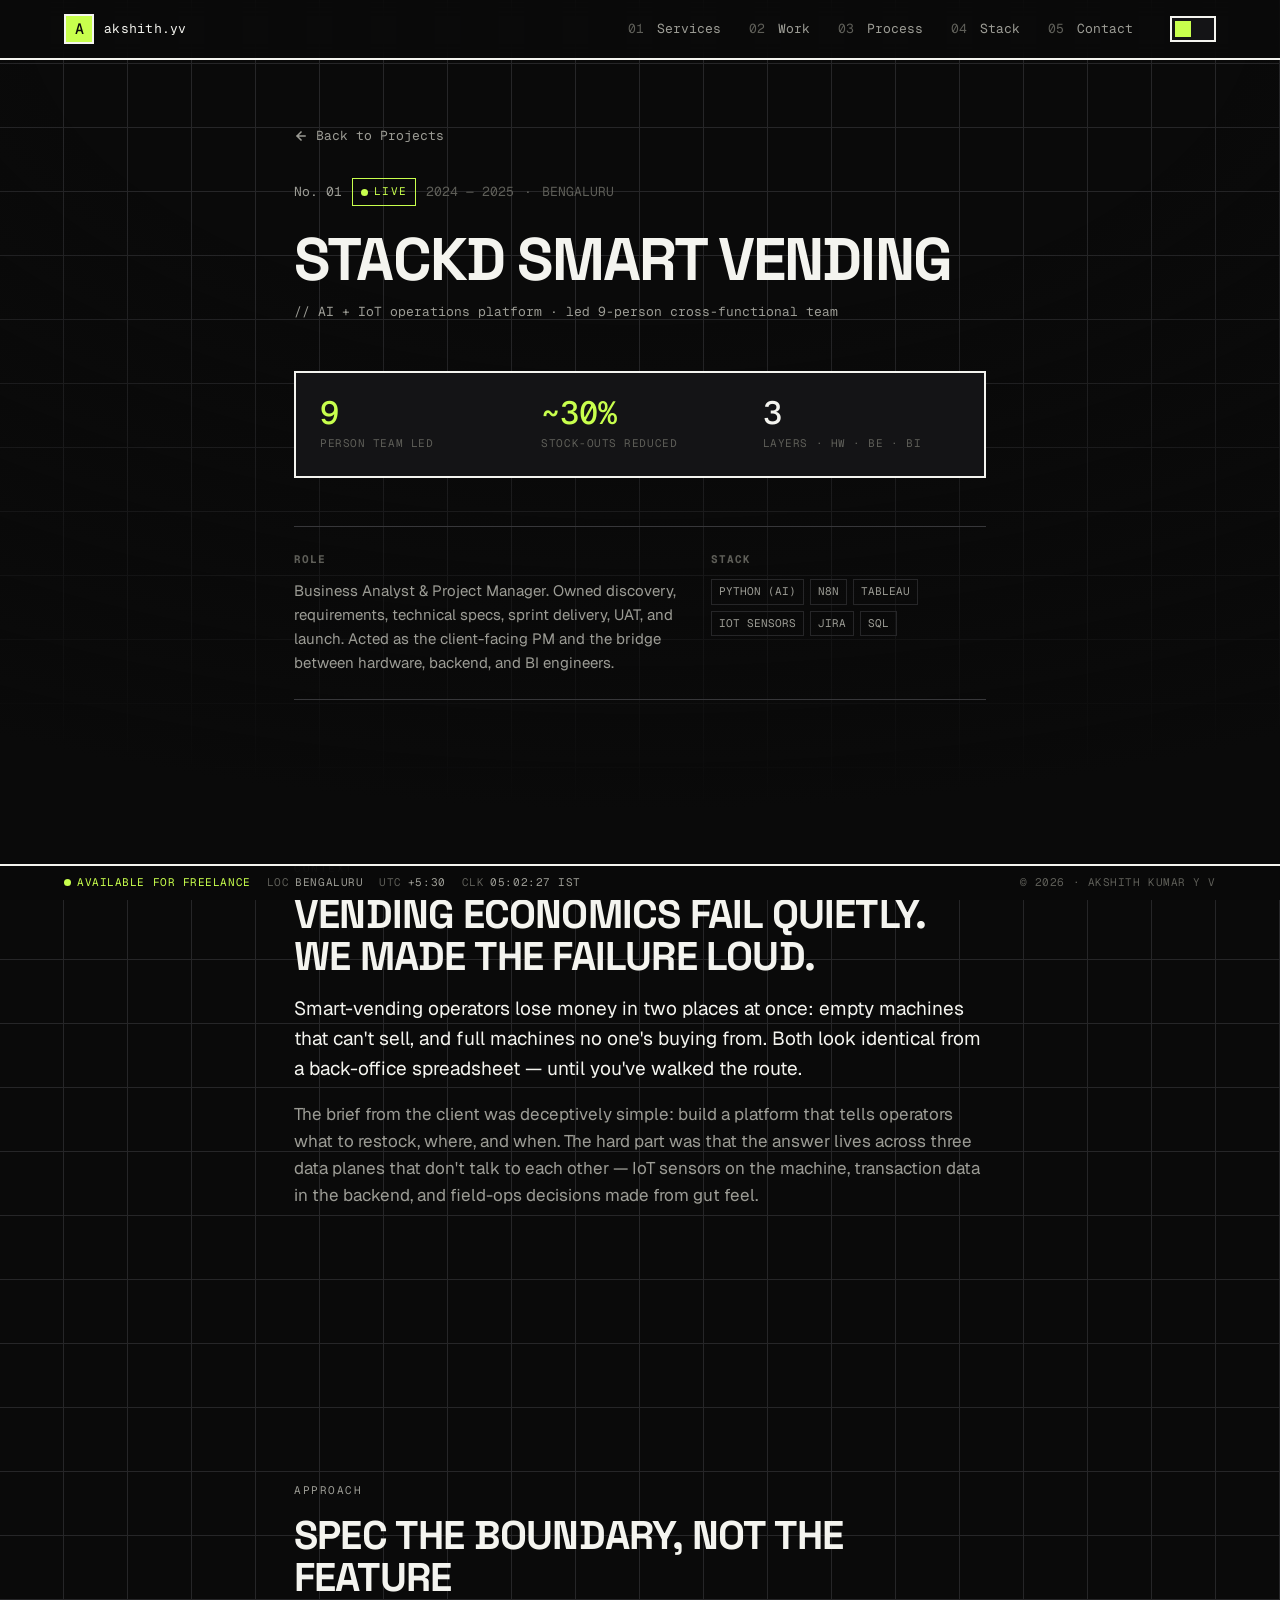
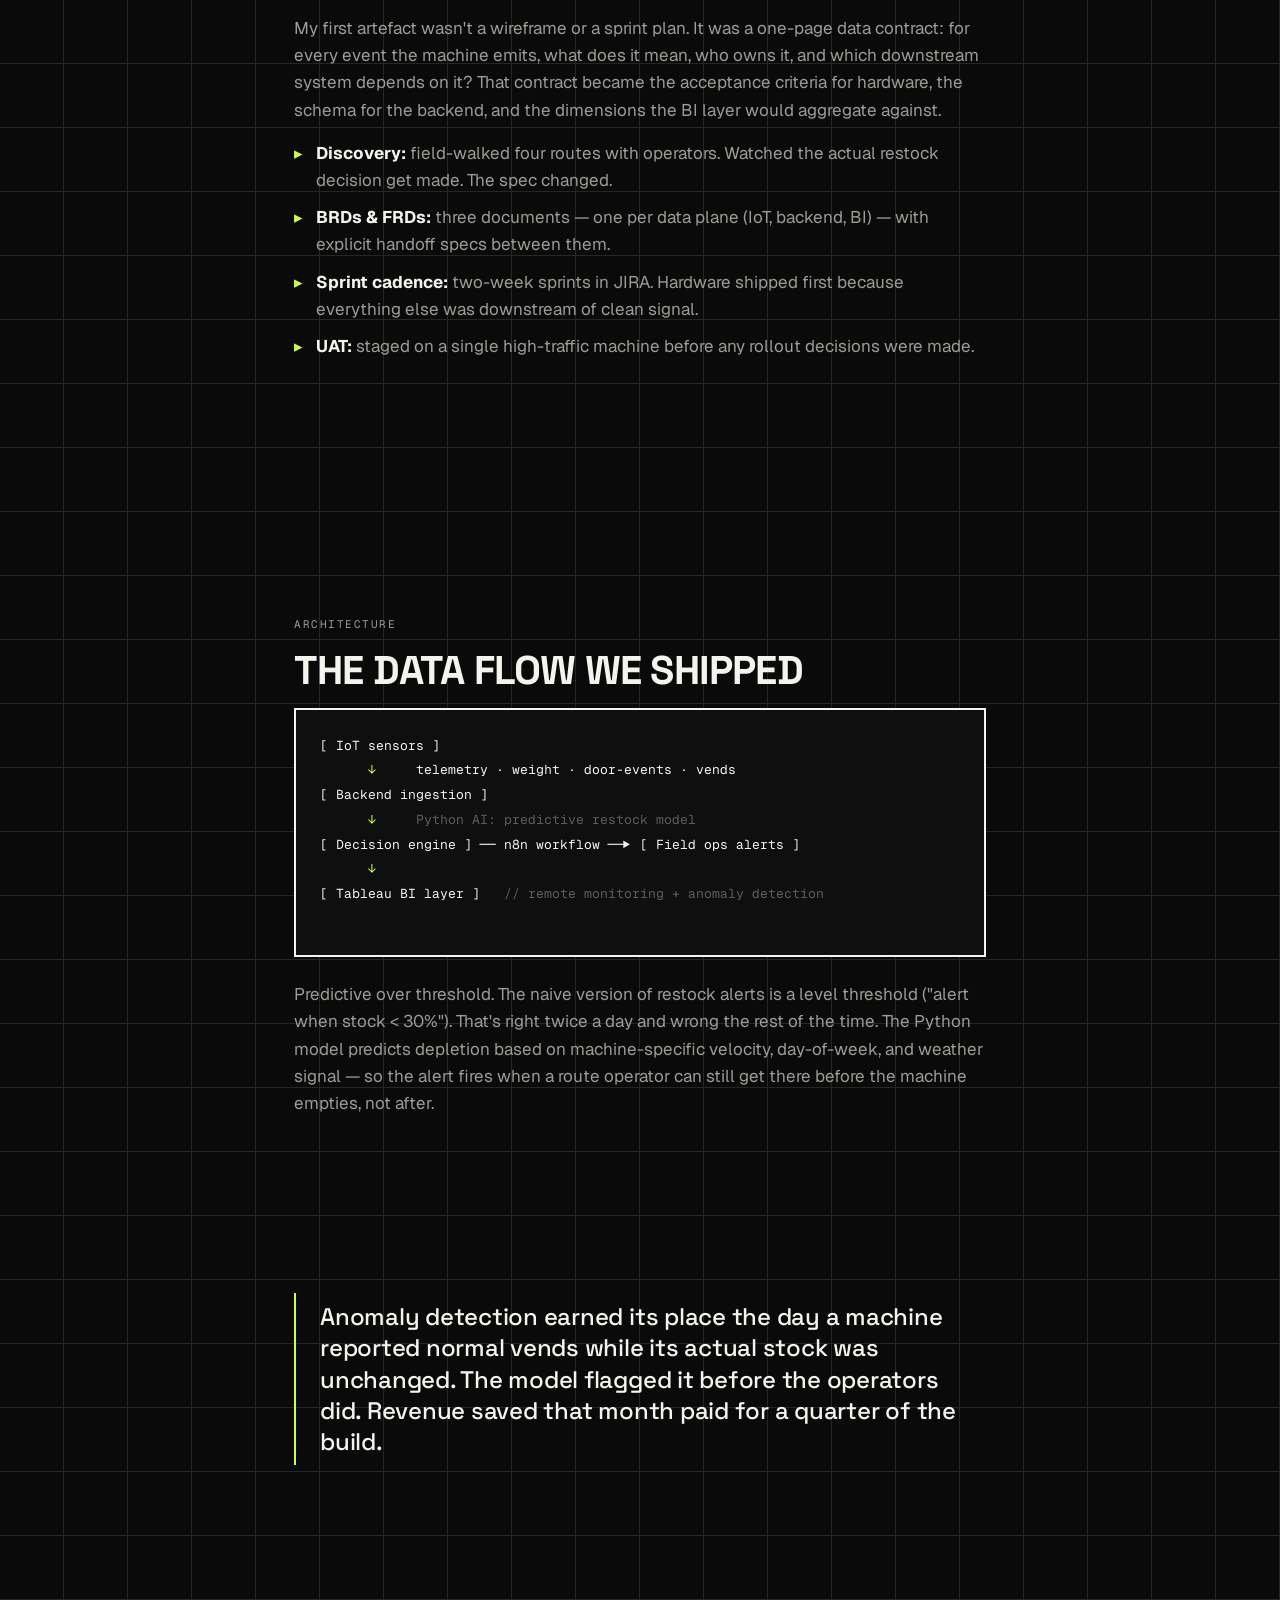
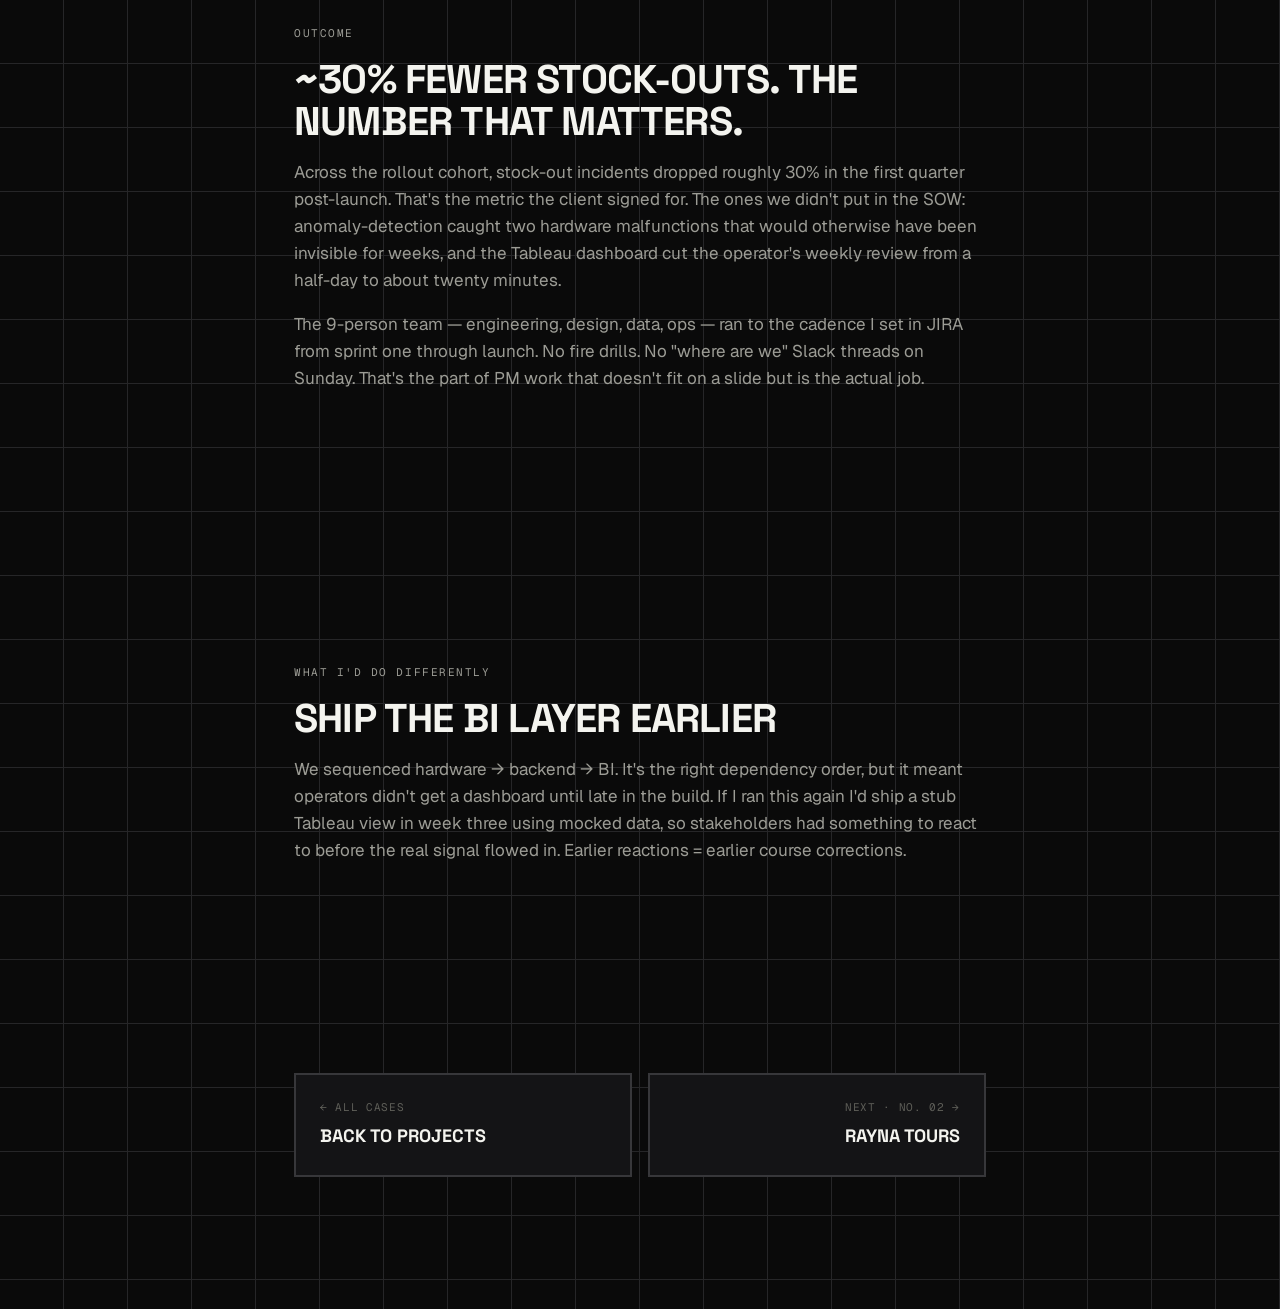
<file: case-stackd.html>
<!doctype html>
<html lang="en" data-theme="dark">
<head>
<meta charset="utf-8">
<meta name="viewport" content="width=device-width,initial-scale=1,viewport-fit=cover">
<meta name="color-scheme" content="dark light">
<title>StackD Smart Vending — Akshith Kumar Y V</title>
<meta name="description" content="Led a 9-person cross-functional team on StackD, an AI + IoT vending platform with predictive restocking. Reduced stockouts by ~30%.">
<meta name="theme-color" content="#0A0A0A">
<link rel="preconnect" href="https://fonts.googleapis.com">
<link rel="preconnect" href="https://fonts.gstatic.com" crossorigin>
<link rel="stylesheet" href="https://fonts.googleapis.com/css2?family=Space+Grotesk:wght@400;500;700&family=Geist:wght@400;500;600&family=Geist+Mono:wght@400;500&display=swap">
<link rel="stylesheet" href="styles.css?v=11">
<link rel="icon" href="favicon.svg" type="image/svg+xml">
</head>
<body>

<a href="index.html#main" class="skip-link">Skip to content</a>

<header class="topbar" role="banner">
  <a href="index.html#top" class="brand" aria-label="Back to portfolio">
    <span class="brand-mark" aria-hidden="true">A</span>
    <span class="brand-mono">akshith.yv</span>
  </a>
  <nav class="topnav" aria-label="Primary">
    <a href="index.html#services"><span class="num">01</span> Services</a>
    <a href="index.html#dossier"><span class="num">02</span> Work</a>
    <a href="index.html#approach"><span class="num">03</span> Process</a>
    <a href="index.html#capabilities"><span class="num">04</span> Stack</a>
    <a href="index.html#contact"><span class="num">05</span> Contact</a>
  </nav>
  <div class="topbar-actions">
    <button class="theme-toggle" data-theme-toggle aria-label="Toggle theme" aria-pressed="false">
      <span class="theme-toggle-track" aria-hidden="true"></span>
    </button>
  </div>
</header>

<main id="main">
<article class="case-page">
  <a href="index.html#dossier" class="case-back">
    <svg width="14" height="14" viewBox="0 0 14 14" fill="none" aria-hidden="true"><path d="M11 7H3m0 0l4-4m-4 4l4 4" stroke="currentColor" stroke-width="1.5" stroke-linecap="square"/></svg>
    Back to Projects
  </a>

  <div class="case-page-meta">
    <span class="case-page-num">No. 01</span>
    <span class="pill pill-live"><span class="dot dot-live" aria-hidden="true"></span>LIVE</span>
    <span>2024 — 2025</span>
    <span>·</span>
    <span>BENGALURU</span>
  </div>

  <h1 class="case-page-title">StackD Smart Vending</h1>
  <p class="case-page-tag">// AI + IoT operations platform · led 9-person cross-functional team</p>

  <div class="case-page-kpis kpis-3">
    <div class="kpi"><span class="kpi-num accent">9</span><span class="kpi-label">person team led</span></div>
    <div class="kpi"><span class="kpi-num accent">~30%</span><span class="kpi-label">stock-outs reduced</span></div>
    <div class="kpi"><span class="kpi-num">3</span><span class="kpi-label">layers · HW · BE · BI</span></div>
  </div>

  <div class="case-meta-grid">
    <div>
      <h3>Role</h3>
      <p>Business Analyst &amp; Project Manager. Owned discovery, requirements, technical specs, sprint delivery, UAT, and launch. Acted as the client-facing PM and the bridge between hardware, backend, and BI engineers.</p>
    </div>
    <div>
      <h3>Stack</h3>
      <ul>
        <li>Python (AI)</li><li>n8n</li><li>Tableau</li><li>IoT sensors</li><li>JIRA</li><li>SQL</li>
      </ul>
    </div>
  </div>

  <section class="case-section">
    <p class="case-section-label">Context</p>
    <h2>Vending economics fail quietly. We made the failure loud.</h2>
    <p class="lede">
      Smart-vending operators lose money in two places at once: empty machines that
      can't sell, and full machines no one's buying from. Both look identical from
      a back-office spreadsheet — until you've walked the route.
    </p>
    <p>
      The brief from the client was deceptively simple: build a platform that tells
      operators what to restock, where, and when. The hard part was that the answer
      lives across three data planes that don't talk to each other — IoT sensors on
      the machine, transaction data in the backend, and field-ops decisions made
      from gut feel.
    </p>
  </section>

  <section class="case-section">
    <p class="case-section-label">Approach</p>
    <h2>Spec the boundary, not the feature</h2>
    <p>
      My first artefact wasn't a wireframe or a sprint plan. It was a one-page
      data contract: for every event the machine emits, what does it mean, who owns
      it, and which downstream system depends on it? That contract became the
      acceptance criteria for hardware, the schema for the backend, and the
      dimensions the BI layer would aggregate against.
    </p>
    <ul>
      <li><strong>Discovery:</strong> field-walked four routes with operators. Watched the actual restock decision get made. The spec changed.</li>
      <li><strong>BRDs &amp; FRDs:</strong> three documents — one per data plane (IoT, backend, BI) — with explicit handoff specs between them.</li>
      <li><strong>Sprint cadence:</strong> two-week sprints in JIRA. Hardware shipped first because everything else was downstream of clean signal.</li>
      <li><strong>UAT:</strong> staged on a single high-traffic machine before any rollout decisions were made.</li>
    </ul>
  </section>

  <section class="case-section">
    <p class="case-section-label">Architecture</p>
    <h2>The data flow we shipped</h2>
    <pre class="case-diagram">
[ IoT sensors ]
      <span class="arrow">↓</span>     telemetry · weight · door-events · vends
[ Backend ingestion ]
      <span class="arrow">↓</span>     <span class="label">Python AI: predictive restock model</span>
[ Decision engine ] ── n8n workflow ──▶ [ Field ops alerts ]
      <span class="arrow">↓</span>
[ Tableau BI layer ]   <span class="label">// remote monitoring + anomaly detection</span>
    </pre>
    <p>
      Predictive over threshold. The naive version of restock alerts is a level
      threshold ("alert when stock &lt; 30%"). That's right twice a day and wrong
      the rest of the time. The Python model predicts depletion based on
      machine-specific velocity, day-of-week, and weather signal — so the alert
      fires when a route operator can still get there before the machine empties,
      not after.
    </p>
  </section>

  <p class="case-pull">
    Anomaly detection earned its place the day a machine reported normal vends
    while its actual stock was unchanged. The model flagged it before the
    operators did. Revenue saved that month paid for a quarter of the build.
  </p>

  <section class="case-section">
    <p class="case-section-label">Outcome</p>
    <h2>~30% fewer stock-outs. The number that matters.</h2>
    <p>
      Across the rollout cohort, stock-out incidents dropped roughly 30% in the
      first quarter post-launch. That's the metric the client signed for. The
      ones we didn't put in the SOW: anomaly-detection caught two hardware
      malfunctions that would otherwise have been invisible for weeks, and the
      Tableau dashboard cut the operator's weekly review from a half-day to about
      twenty minutes.
    </p>
    <p>
      The 9-person team — engineering, design, data, ops — ran to the cadence I
      set in JIRA from sprint one through launch. No fire drills. No "where are
      we" Slack threads on Sunday. That's the part of PM work that doesn't fit
      on a slide but is the actual job.
    </p>
  </section>

  <section class="case-section">
    <p class="case-section-label">What I'd do differently</p>
    <h2>Ship the BI layer earlier</h2>
    <p>
      We sequenced hardware → backend → BI. It's the right dependency order, but
      it meant operators didn't get a dashboard until late in the build. If I ran
      this again I'd ship a stub Tableau view in week three using mocked data, so
      stakeholders had something to react to before the real signal flowed in.
      Earlier reactions = earlier course corrections.
    </p>
  </section>

  <nav class="case-pager" aria-label="More case studies">
    <a href="index.html#dossier" class="prev">
      <span class="pager-key">← All cases</span>
      <span class="pager-title">Back to Projects</span>
    </a>
    <a href="case-rayna.html" class="next">
      <span class="pager-key">Next · No. 02 →</span>
      <span class="pager-title">Rayna Tours</span>
    </a>
  </nav>
</article>
</main>

<footer class="status-strip" role="contentinfo">
  <span class="strip-cell strip-live">
    <span class="dot dot-live" aria-hidden="true"></span>
    <span>AVAILABLE FOR FREELANCE</span>
  </span>
  <span class="strip-cell"><span class="strip-key">LOC</span> Bengaluru</span>
  <span class="strip-cell"><span class="strip-key">UTC</span> +5:30</span>
  <span class="strip-cell"><span class="strip-key">CLK</span> <span data-clock>—</span></span>
  <span class="strip-cell strip-cell-flex"></span>
  <span class="strip-cell strip-build">© 2026 · Akshith Kumar Y V</span>
</footer>

<script src="script.js?v=11" defer></script>
</body>
</html>
</file>
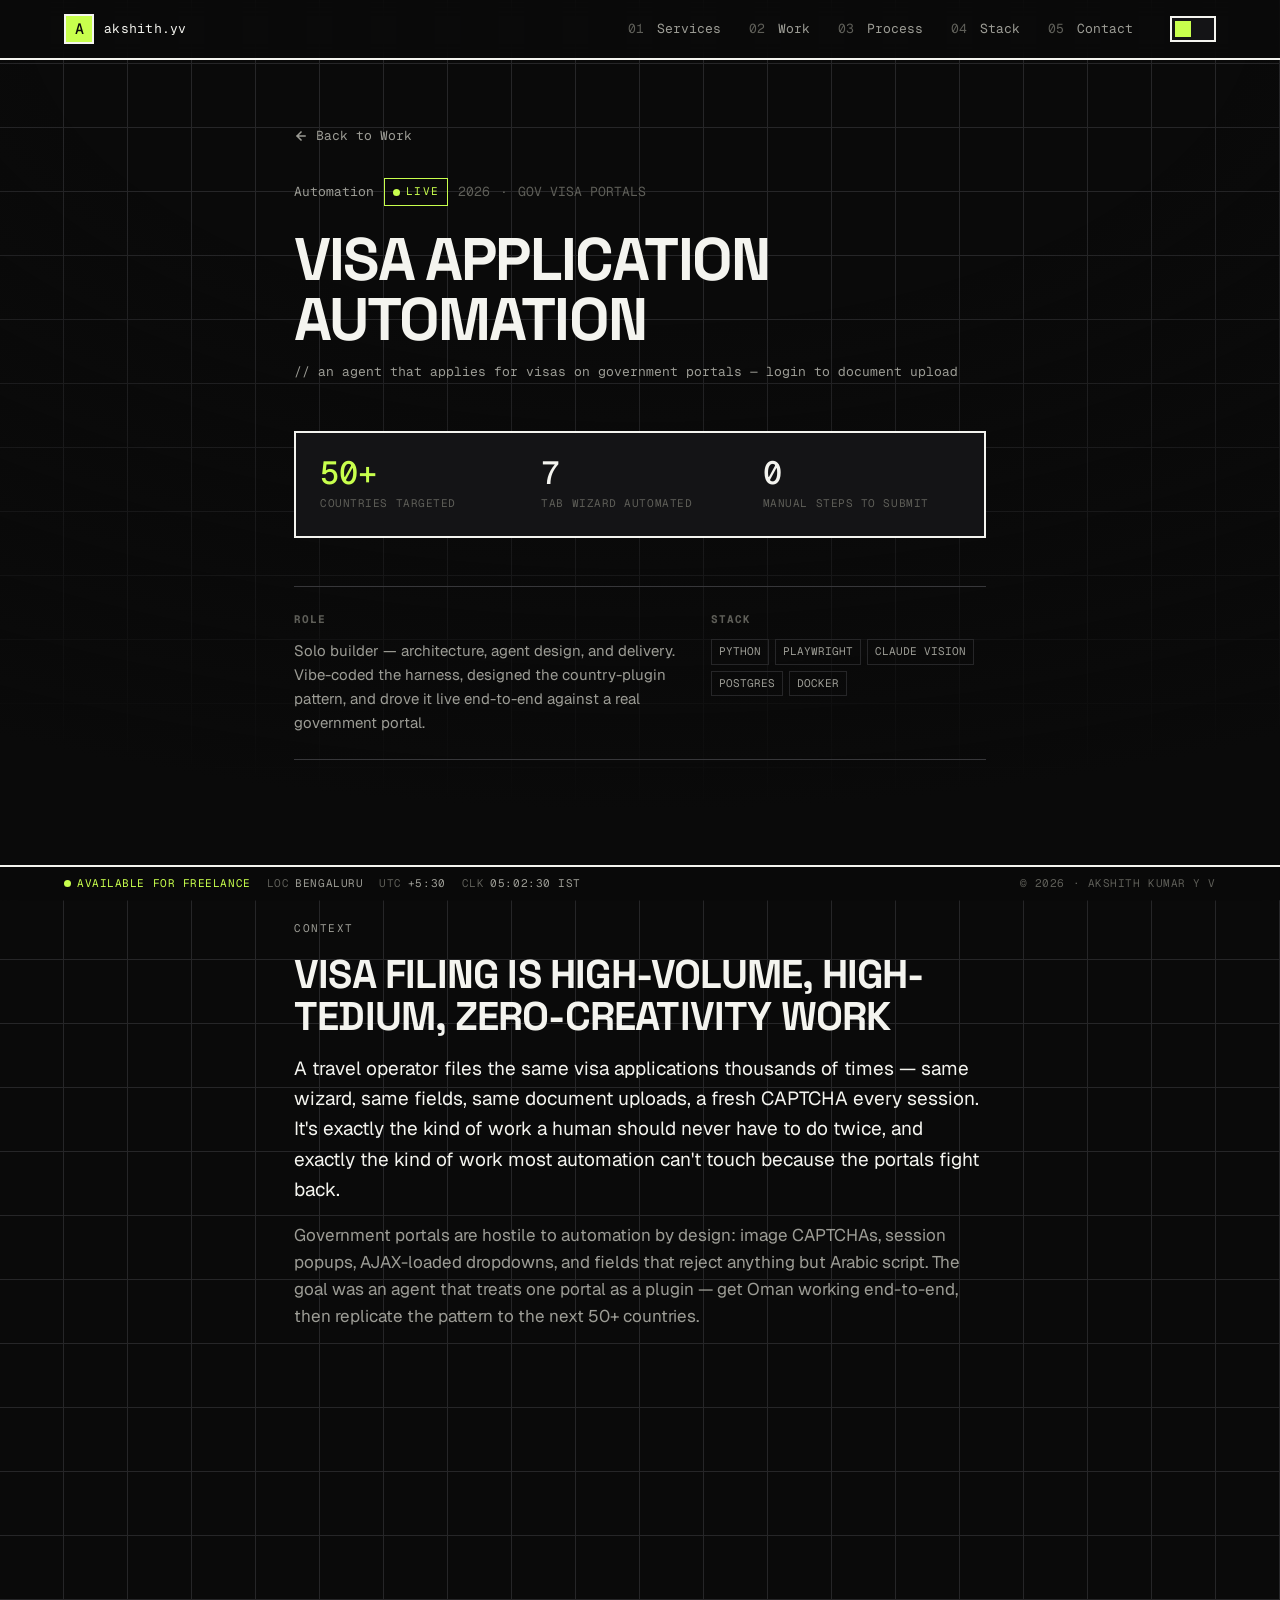
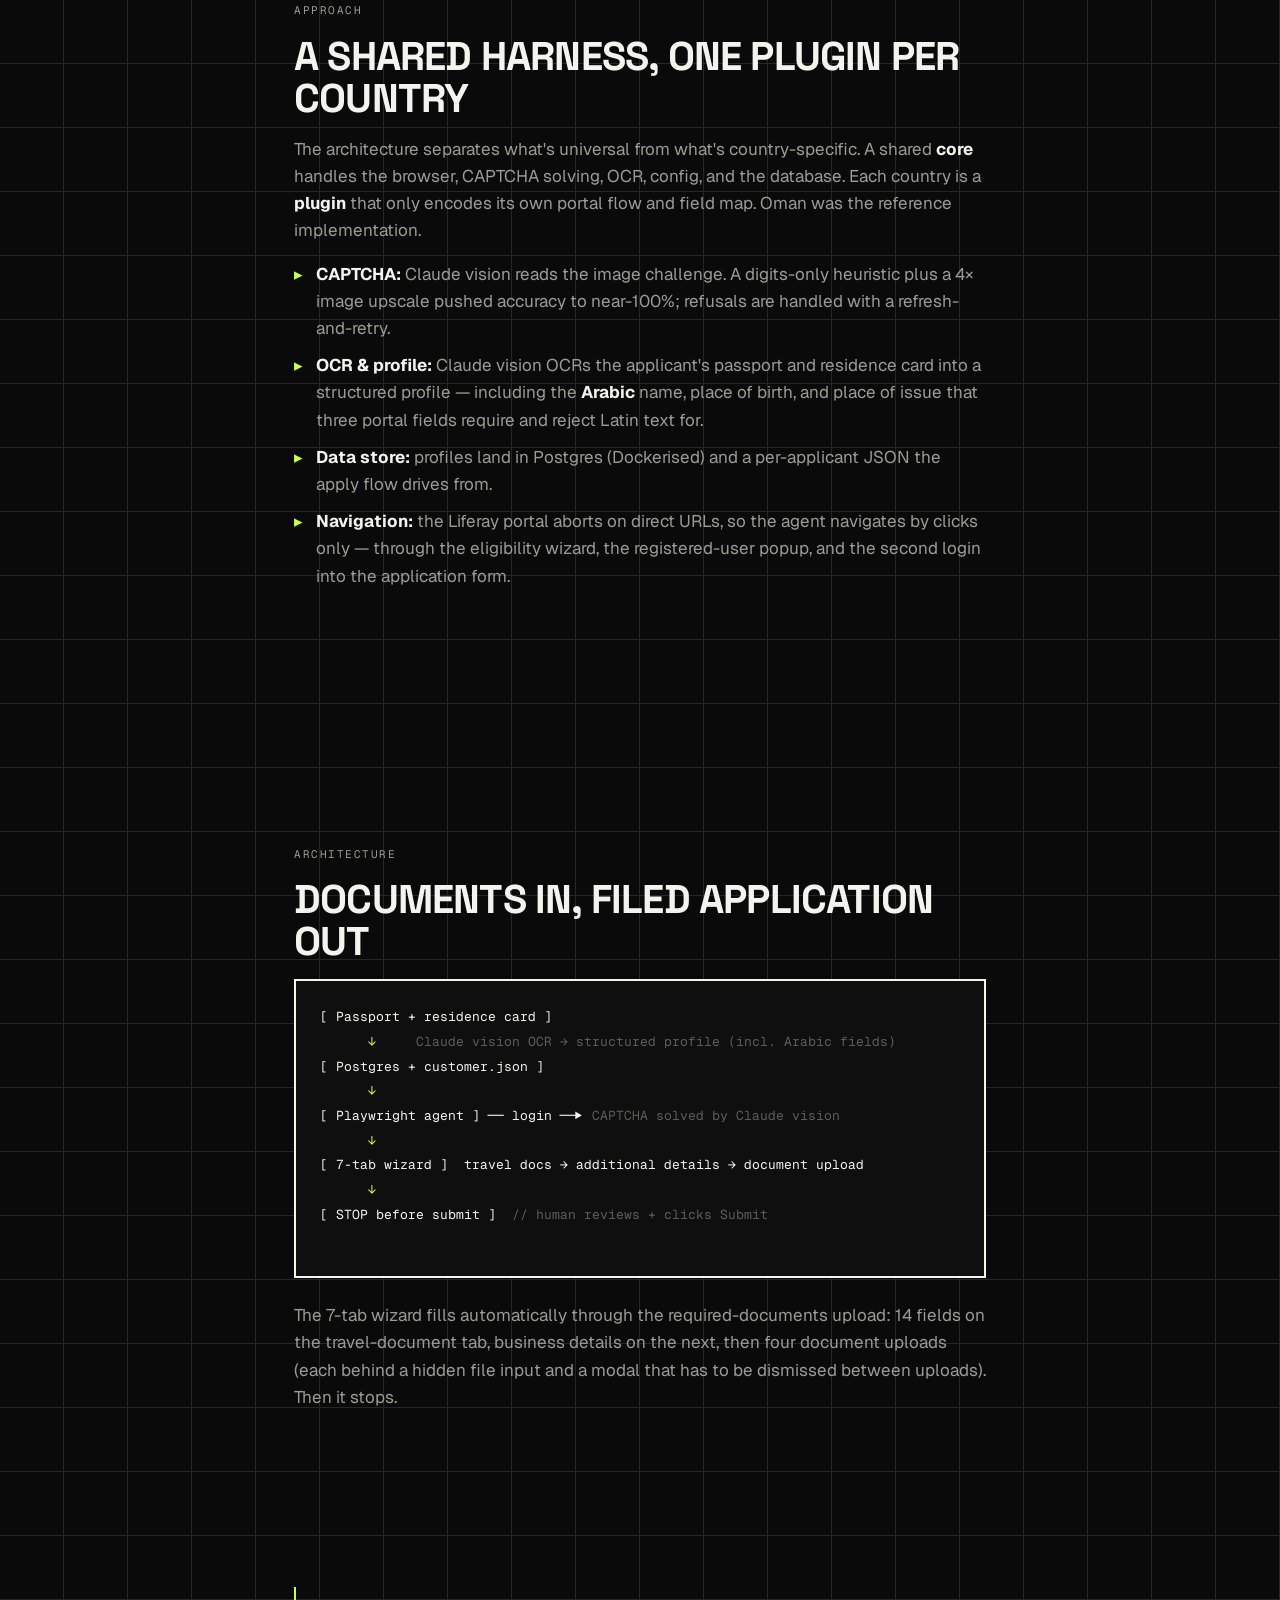
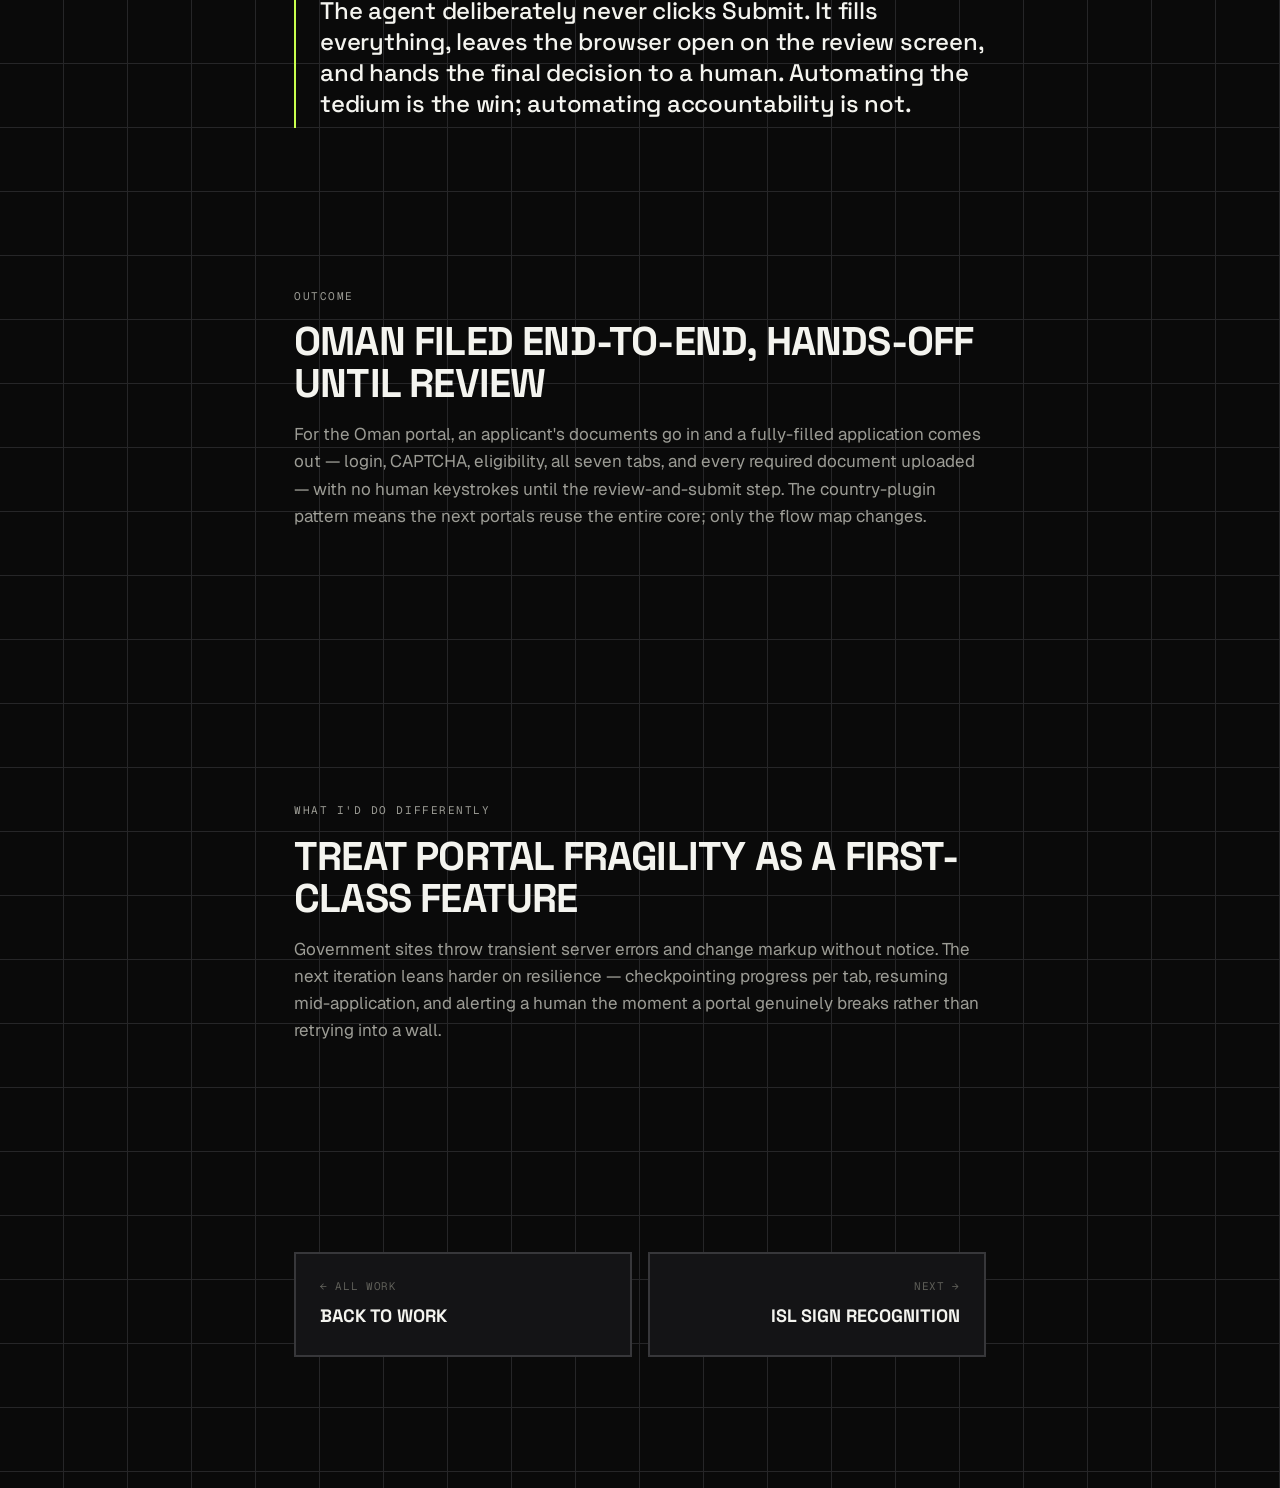
<file: case-visa.html>
<!doctype html>
<html lang="en" data-theme="dark">
<head>
<meta charset="utf-8">
<meta name="viewport" content="width=device-width,initial-scale=1,viewport-fit=cover">
<meta name="color-scheme" content="dark light">
<title>Visa Application Automation — Akshith Kumar Y V</title>
<meta name="description" content="An agent that logs in, fills the multi-tab application, and uploads documents on government visa portals. Claude vision solves CAPTCHAs and OCRs passports. Built for 50+ countries, live on Oman.">
<meta name="theme-color" content="#0A0A0A">
<link rel="preconnect" href="https://fonts.googleapis.com">
<link rel="preconnect" href="https://fonts.gstatic.com" crossorigin>
<link rel="stylesheet" href="https://fonts.googleapis.com/css2?family=Space+Grotesk:wght@400;500;700&family=Geist:wght@400;500;600&family=Geist+Mono:wght@400;500&display=swap">
<link rel="stylesheet" href="styles.css?v=11">
<link rel="icon" href="favicon.svg" type="image/svg+xml">
</head>
<body>

<a href="index.html#main" class="skip-link">Skip to content</a>

<header class="topbar" role="banner">
  <a href="index.html#top" class="brand" aria-label="Back to portfolio">
    <span class="brand-mark" aria-hidden="true">A</span>
    <span class="brand-mono">akshith.yv</span>
  </a>
  <nav class="topnav" aria-label="Primary">
    <a href="index.html#services"><span class="num">01</span> Services</a>
    <a href="index.html#dossier"><span class="num">02</span> Work</a>
    <a href="index.html#approach"><span class="num">03</span> Process</a>
    <a href="index.html#capabilities"><span class="num">04</span> Stack</a>
    <a href="index.html#contact"><span class="num">05</span> Contact</a>
  </nav>
  <div class="topbar-actions">
    <button class="theme-toggle" data-theme-toggle aria-label="Toggle theme" aria-pressed="false">
      <span class="theme-toggle-track" aria-hidden="true"></span>
    </button>
  </div>
</header>

<main id="main">
<article class="case-page">
  <a href="index.html#automations" class="case-back">
    <svg width="14" height="14" viewBox="0 0 14 14" fill="none" aria-hidden="true"><path d="M11 7H3m0 0l4-4m-4 4l4 4" stroke="currentColor" stroke-width="1.5" stroke-linecap="square"/></svg>
    Back to Work
  </a>

  <div class="case-page-meta">
    <span class="case-page-num">Automation</span>
    <span class="pill pill-live"><span class="dot dot-live" aria-hidden="true"></span>LIVE</span>
    <span>2026</span>
    <span>·</span>
    <span>GOV VISA PORTALS</span>
  </div>

  <h1 class="case-page-title">Visa Application Automation</h1>
  <p class="case-page-tag">// an agent that applies for visas on government portals — login to document upload</p>

  <div class="case-page-kpis kpis-3">
    <div class="kpi"><span class="kpi-num accent">50+</span><span class="kpi-label">countries targeted</span></div>
    <div class="kpi"><span class="kpi-num">7</span><span class="kpi-label">tab wizard automated</span></div>
    <div class="kpi"><span class="kpi-num">0</span><span class="kpi-label">manual steps to submit</span></div>
  </div>

  <div class="case-meta-grid">
    <div>
      <h3>Role</h3>
      <p>Solo builder — architecture, agent design, and delivery. Vibe-coded the
        harness, designed the country-plugin pattern, and drove it live end-to-end
        against a real government portal.</p>
    </div>
    <div>
      <h3>Stack</h3>
      <ul>
        <li>Python</li><li>Playwright</li><li>Claude Vision</li><li>Postgres</li><li>Docker</li>
      </ul>
    </div>
  </div>

  <section class="case-section">
    <p class="case-section-label">Context</p>
    <h2>Visa filing is high-volume, high-tedium, zero-creativity work</h2>
    <p class="lede">
      A travel operator files the same visa applications thousands of times — same
      wizard, same fields, same document uploads, a fresh CAPTCHA every session. It's
      exactly the kind of work a human should never have to do twice, and exactly the
      kind of work most automation can't touch because the portals fight back.
    </p>
    <p>
      Government portals are hostile to automation by design: image CAPTCHAs, session
      popups, AJAX-loaded dropdowns, and fields that reject anything but Arabic script.
      The goal was an agent that treats one portal as a plugin — get Oman working
      end-to-end, then replicate the pattern to the next 50+ countries.
    </p>
  </section>

  <section class="case-section">
    <p class="case-section-label">Approach</p>
    <h2>A shared harness, one plugin per country</h2>
    <p>
      The architecture separates what's universal from what's country-specific. A shared
      <strong>core</strong> handles the browser, CAPTCHA solving, OCR, config, and the
      database. Each country is a <strong>plugin</strong> that only encodes its own portal
      flow and field map. Oman was the reference implementation.
    </p>
    <ul>
      <li><strong>CAPTCHA:</strong> Claude vision reads the image challenge. A digits-only heuristic plus a 4× image upscale pushed accuracy to near-100%; refusals are handled with a refresh-and-retry.</li>
      <li><strong>OCR &amp; profile:</strong> Claude vision OCRs the applicant's passport and residence card into a structured profile — including the <strong>Arabic</strong> name, place of birth, and place of issue that three portal fields require and reject Latin text for.</li>
      <li><strong>Data store:</strong> profiles land in Postgres (Dockerised) and a per-applicant JSON the apply flow drives from.</li>
      <li><strong>Navigation:</strong> the Liferay portal aborts on direct URLs, so the agent navigates by clicks only — through the eligibility wizard, the registered-user popup, and the second login into the application form.</li>
    </ul>
  </section>

  <section class="case-section">
    <p class="case-section-label">Architecture</p>
    <h2>Documents in, filed application out</h2>
    <pre class="case-diagram">
[ Passport + residence card ]
      <span class="arrow">↓</span>     <span class="label">Claude vision OCR → structured profile (incl. Arabic fields)</span>
[ Postgres + customer.json ]
      <span class="arrow">↓</span>
[ Playwright agent ] ── login ──▶ <span class="label">CAPTCHA solved by Claude vision</span>
      <span class="arrow">↓</span>
[ 7-tab wizard ]  travel docs → additional details → document upload
      <span class="arrow">↓</span>
[ STOP before submit ]  <span class="label">// human reviews + clicks Submit</span>
    </pre>
    <p>
      The 7-tab wizard fills automatically through the required-documents upload: 14
      fields on the travel-document tab, business details on the next, then four document
      uploads (each behind a hidden file input and a modal that has to be dismissed
      between uploads). Then it stops.
    </p>
  </section>

  <p class="case-pull">
    The agent deliberately never clicks Submit. It fills everything, leaves the browser
    open on the review screen, and hands the final decision to a human. Automating the
    tedium is the win; automating accountability is not.
  </p>

  <section class="case-section">
    <p class="case-section-label">Outcome</p>
    <h2>Oman filed end-to-end, hands-off until review</h2>
    <p>
      For the Oman portal, an applicant's documents go in and a fully-filled application
      comes out — login, CAPTCHA, eligibility, all seven tabs, and every required document
      uploaded — with no human keystrokes until the review-and-submit step. The
      country-plugin pattern means the next portals reuse the entire core; only the flow
      map changes.
    </p>
  </section>

  <section class="case-section">
    <p class="case-section-label">What I'd do differently</p>
    <h2>Treat portal fragility as a first-class feature</h2>
    <p>
      Government sites throw transient server errors and change markup without notice. The
      next iteration leans harder on resilience — checkpointing progress per tab, resuming
      mid-application, and alerting a human the moment a portal genuinely breaks rather
      than retrying into a wall.
    </p>
  </section>

  <nav class="case-pager" aria-label="More work">
    <a href="index.html#automations" class="prev">
      <span class="pager-key">← All work</span>
      <span class="pager-title">Back to Work</span>
    </a>
    <a href="case-isl.html" class="next">
      <span class="pager-key">Next →</span>
      <span class="pager-title">ISL Sign Recognition</span>
    </a>
  </nav>
</article>
</main>

<footer class="status-strip" role="contentinfo">
  <span class="strip-cell strip-live">
    <span class="dot dot-live" aria-hidden="true"></span>
    <span>AVAILABLE FOR FREELANCE</span>
  </span>
  <span class="strip-cell"><span class="strip-key">LOC</span> Bengaluru</span>
  <span class="strip-cell"><span class="strip-key">UTC</span> +5:30</span>
  <span class="strip-cell"><span class="strip-key">CLK</span> <span data-clock>—</span></span>
  <span class="strip-cell strip-cell-flex"></span>
  <span class="strip-cell strip-build">© 2026 · Akshith Kumar Y V</span>
</footer>

<script src="script.js?v=11" defer></script>
</body>
</html>
</file>
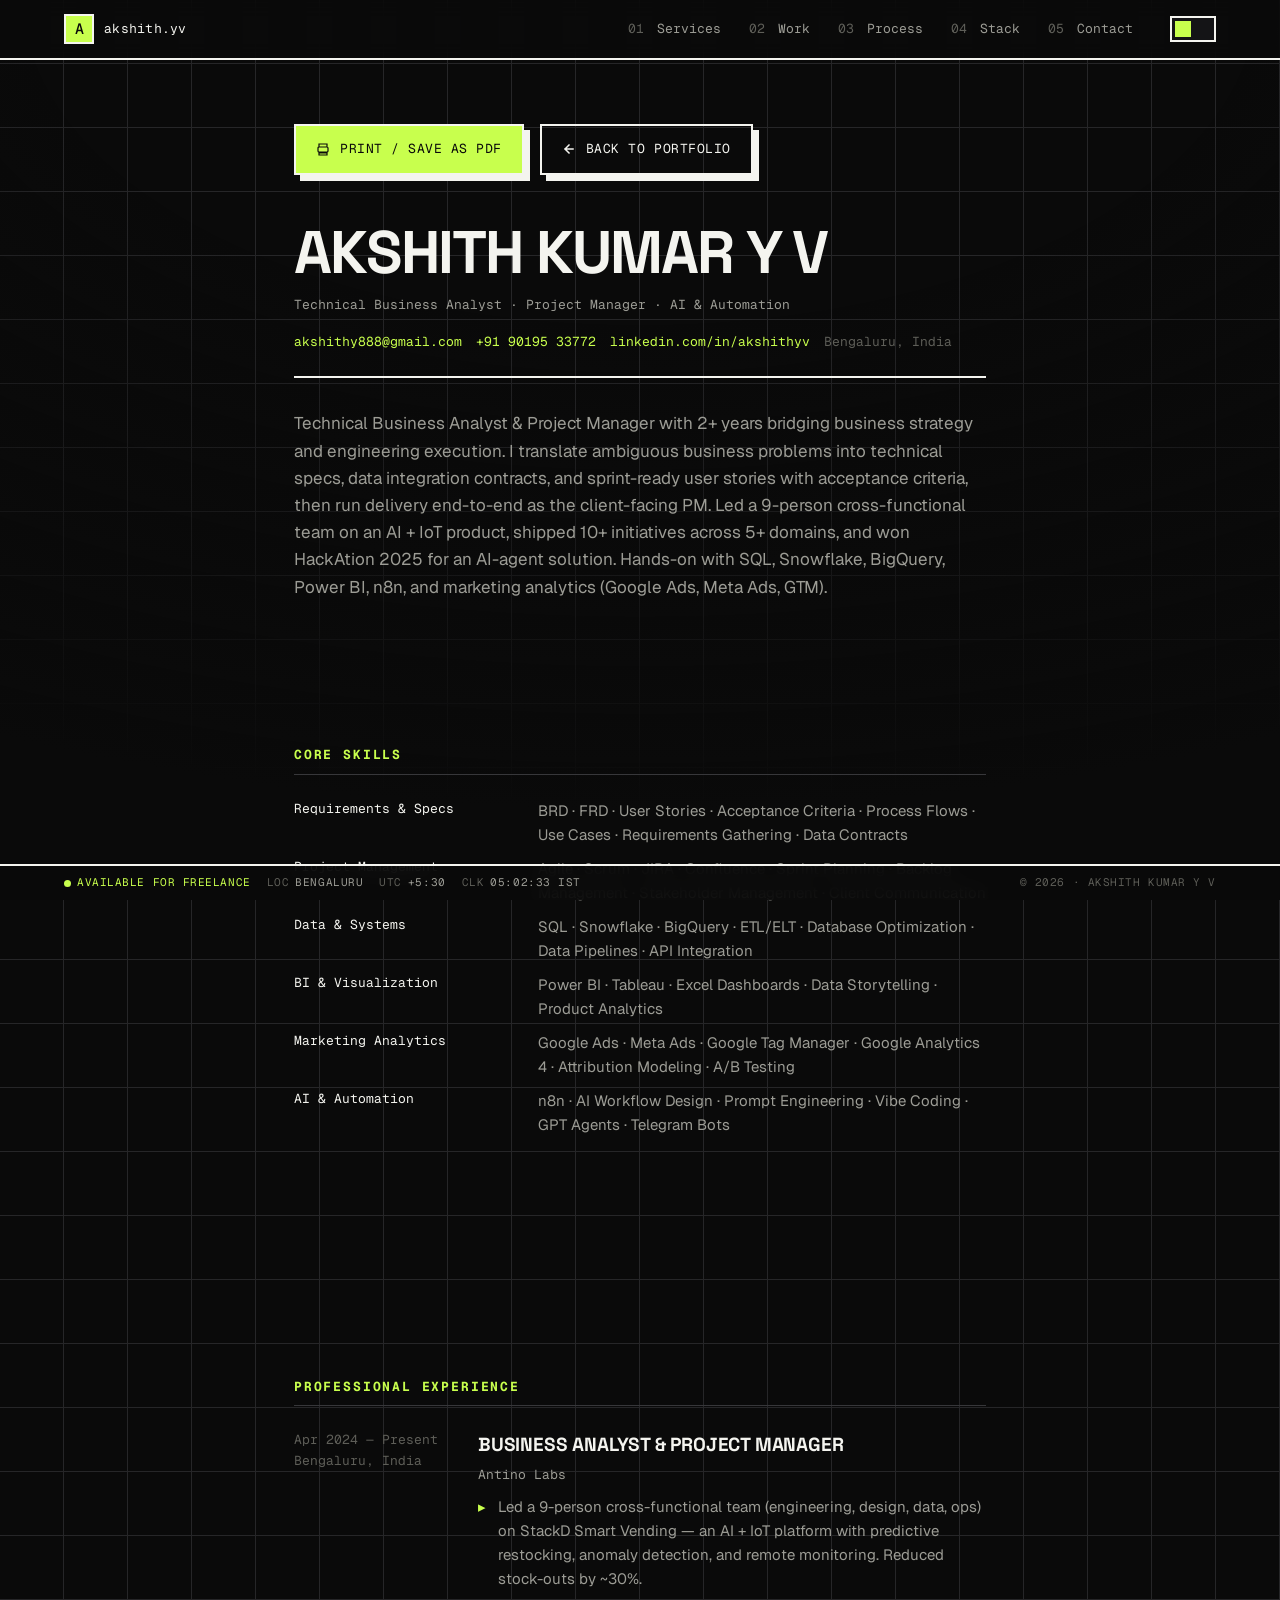
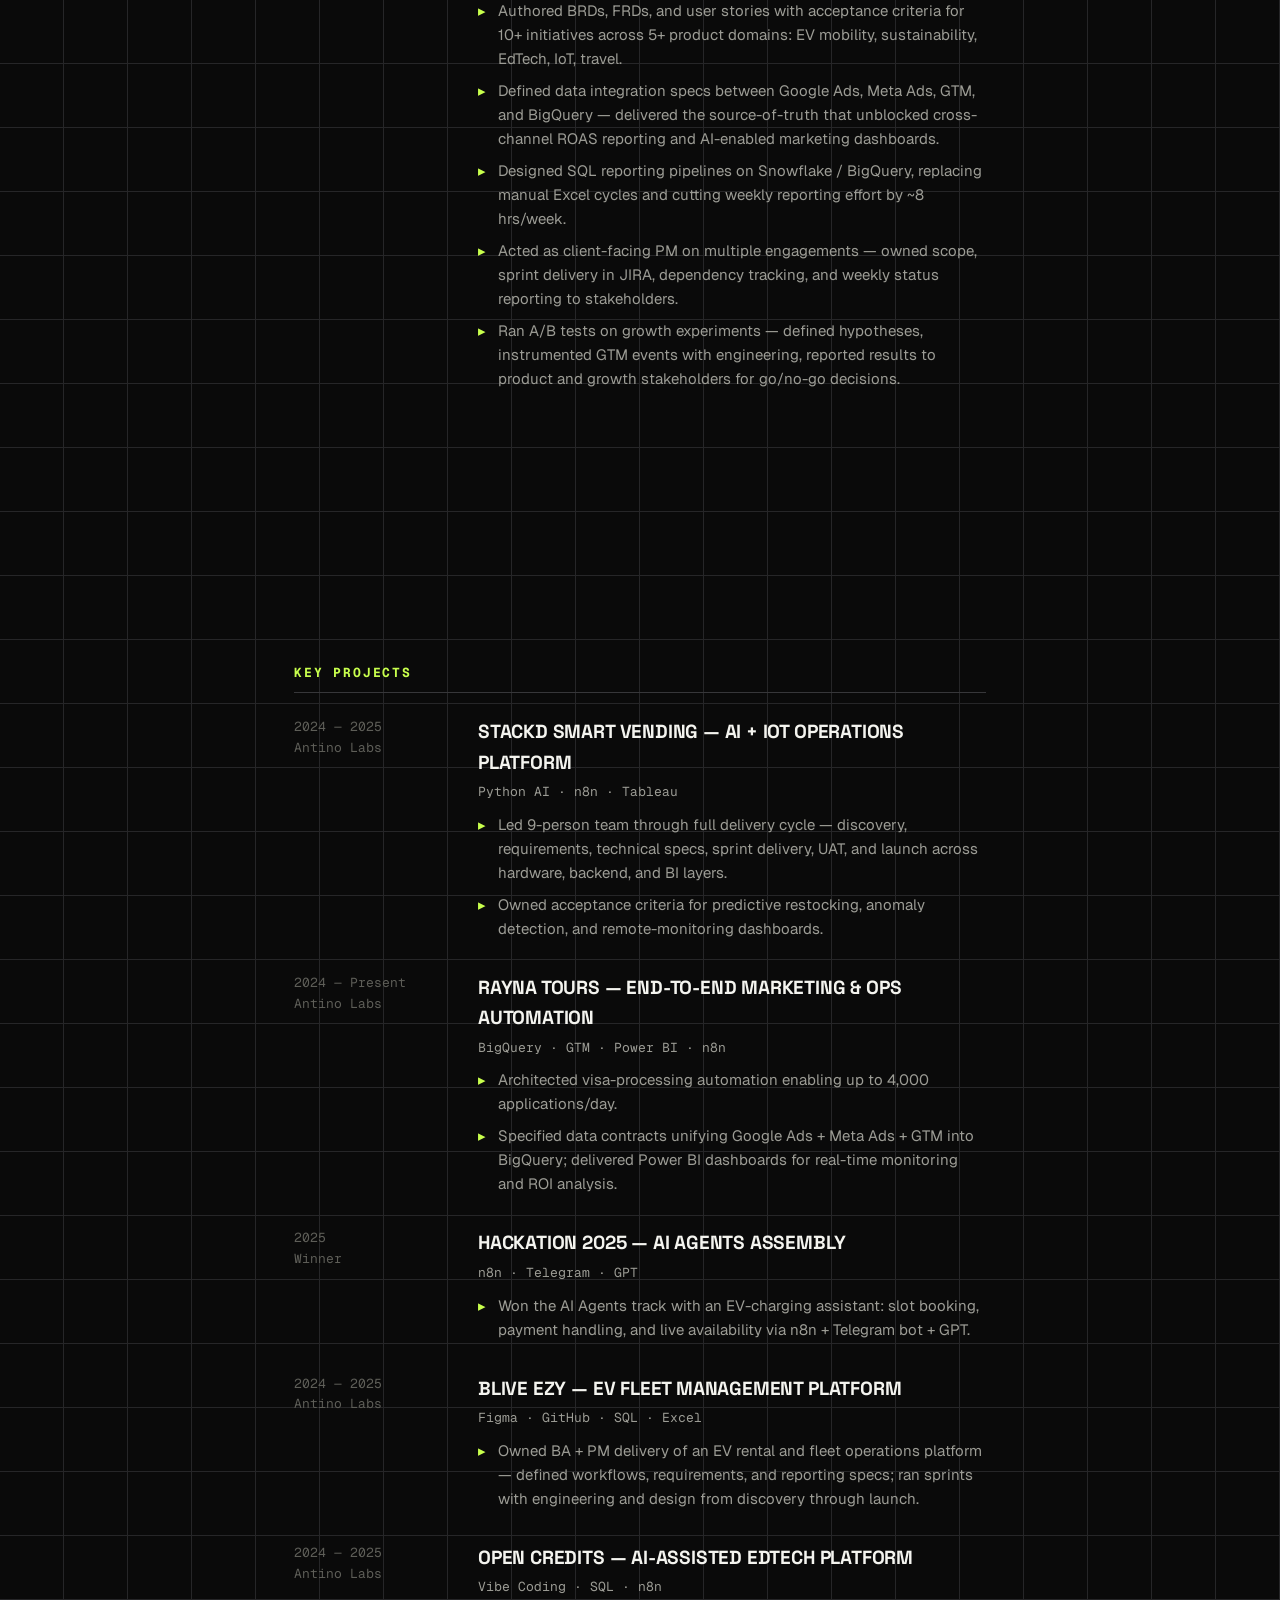
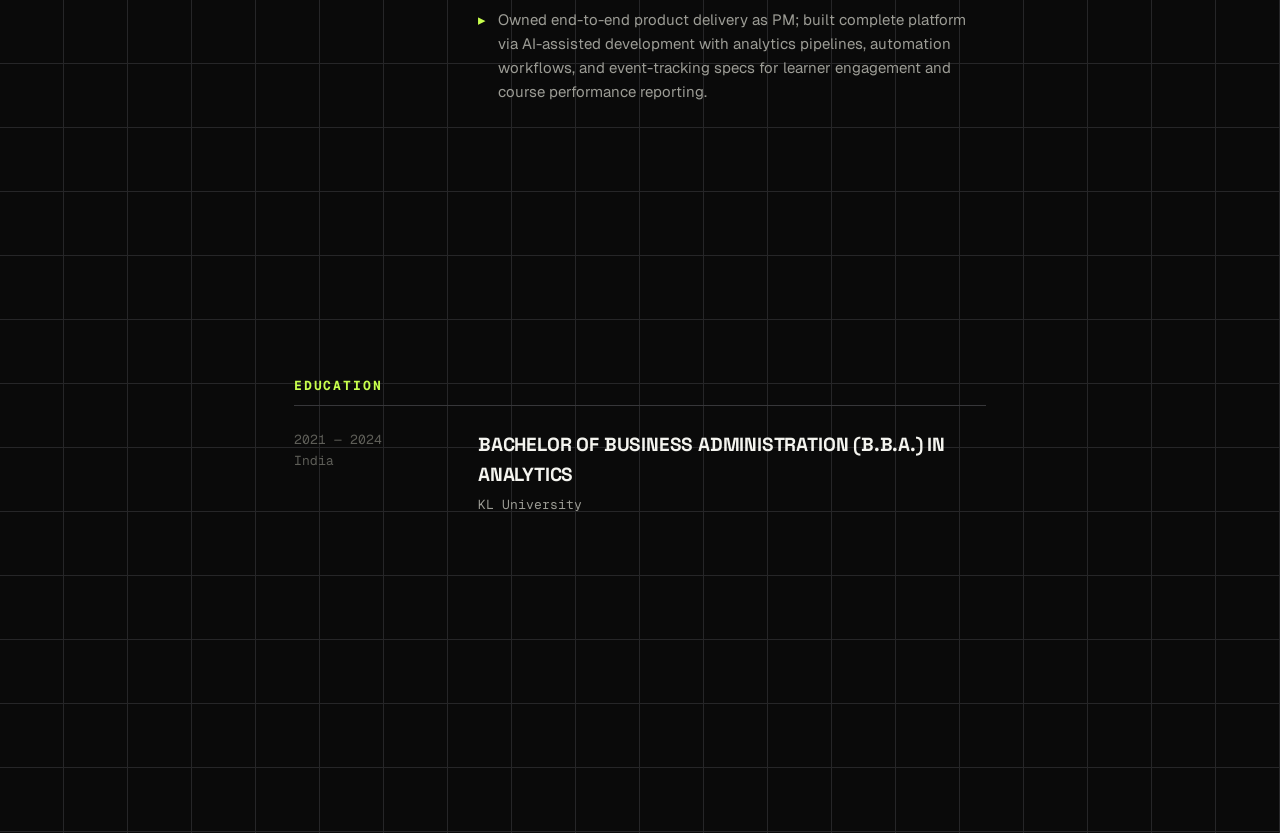
<file: cv.html>
<!doctype html>
<html lang="en" data-theme="dark">
<head>
<meta charset="utf-8">
<meta name="viewport" content="width=device-width,initial-scale=1,viewport-fit=cover">
<meta name="color-scheme" content="dark light">
<title>CV — Akshith Kumar Y V — Technical BA · PM · AI &amp; Automation</title>
<meta name="description" content="Resume / CV for Akshith Kumar Y V — Technical Business Analyst &amp; Project Manager. Print-friendly.">
<meta name="theme-color" content="#0A0A0A">
<link rel="preconnect" href="https://fonts.googleapis.com">
<link rel="preconnect" href="https://fonts.gstatic.com" crossorigin>
<link rel="stylesheet" href="https://fonts.googleapis.com/css2?family=Space+Grotesk:wght@400;500;700&family=Geist:wght@400;500;600&family=Geist+Mono:wght@400;500&display=swap">
<link rel="stylesheet" href="styles.css?v=11">
<link rel="icon" href="favicon.svg" type="image/svg+xml">
</head>
<body>

<a href="index.html#main" class="skip-link">Skip to content</a>

<header class="topbar" role="banner">
  <a href="index.html#top" class="brand" aria-label="Back to portfolio">
    <span class="brand-mark" aria-hidden="true">A</span>
    <span class="brand-mono">akshith.yv</span>
  </a>
  <nav class="topnav" aria-label="Primary">
    <a href="index.html#services"><span class="num">01</span> Services</a>
    <a href="index.html#dossier"><span class="num">02</span> Work</a>
    <a href="index.html#approach"><span class="num">03</span> Process</a>
    <a href="index.html#capabilities"><span class="num">04</span> Stack</a>
    <a href="index.html#contact"><span class="num">05</span> Contact</a>
  </nav>
  <div class="topbar-actions">
    <button class="theme-toggle" data-theme-toggle aria-label="Toggle theme" aria-pressed="false">
      <span class="theme-toggle-track" aria-hidden="true"></span>
    </button>
  </div>
</header>

<main id="main">
<article class="cv-page">

  <div class="cv-actions">
    <button class="btn btn-primary" onclick="window.print()">
      <svg width="14" height="14" viewBox="0 0 14 14" fill="none" aria-hidden="true"><path d="M3 5V2h8v3M3 11h8v2H3v-2zm0-1h8a1 1 0 001-1V6a1 1 0 00-1-1H3a1 1 0 00-1 1v3a1 1 0 001 1z" stroke="currentColor" stroke-width="1.2" stroke-linecap="square"/></svg>
      Print / save as PDF
    </button>
    <a class="btn btn-ghost" href="index.html#top">
      <svg width="14" height="14" viewBox="0 0 14 14" fill="none" aria-hidden="true"><path d="M11 7H3m0 0l4-4m-4 4l4 4" stroke="currentColor" stroke-width="1.5" stroke-linecap="square"/></svg>
      Back to portfolio
    </a>
  </div>

  <header class="cv-head">
    <h1>Akshith Kumar Y V</h1>
    <p class="cv-role">Technical Business Analyst · Project Manager · AI &amp; Automation</p>
    <div class="cv-contact">
      <a href="mailto:akshithy888@gmail.com">akshithy888@gmail.com</a>
      <a href="tel:+919019533772">+91 90195 33772</a>
      <a href="https://linkedin.com/in/akshithyv" target="_blank" rel="noopener">linkedin.com/in/akshithyv</a>
      <span>Bengaluru, India</span>
    </div>
  </header>

  <p class="cv-summary">
    Technical Business Analyst &amp; Project Manager with 2+ years bridging business
    strategy and engineering execution. I translate ambiguous business problems into
    technical specs, data integration contracts, and sprint-ready user stories with
    acceptance criteria, then run delivery end-to-end as the client-facing PM. Led a
    9-person cross-functional team on an AI + IoT product, shipped 10+ initiatives
    across 5+ domains, and won HackAtion 2025 for an AI-agent solution. Hands-on
    with SQL, Snowflake, BigQuery, Power BI, n8n, and marketing analytics
    (Google Ads, Meta Ads, GTM).
  </p>

  <section class="cv-block">
    <h2>Core Skills</h2>
    <dl class="cv-skills-grid">
      <dt>Requirements &amp; Specs</dt>
      <dd>BRD · FRD · User Stories · Acceptance Criteria · Process Flows · Use Cases · Requirements Gathering · Data Contracts</dd>
      <dt>Project Management</dt>
      <dd>Agile · Scrum · JIRA · Confluence · Sprint Planning · Backlog Management · Stakeholder Management · Client Communication</dd>
      <dt>Data &amp; Systems</dt>
      <dd>SQL · Snowflake · BigQuery · ETL/ELT · Database Optimization · Data Pipelines · API Integration</dd>
      <dt>BI &amp; Visualization</dt>
      <dd>Power BI · Tableau · Excel Dashboards · Data Storytelling · Product Analytics</dd>
      <dt>Marketing Analytics</dt>
      <dd>Google Ads · Meta Ads · Google Tag Manager · Google Analytics 4 · Attribution Modeling · A/B Testing</dd>
      <dt>AI &amp; Automation</dt>
      <dd>n8n · AI Workflow Design · Prompt Engineering · Vibe Coding · GPT Agents · Telegram Bots</dd>
    </dl>
  </section>

  <section class="cv-block">
    <h2>Professional Experience</h2>
    <div class="cv-row">
      <div class="cv-row-meta">
        Apr 2024 — Present<br>
        Bengaluru, India
      </div>
      <div>
        <h3>Business Analyst &amp; Project Manager</h3>
        <p class="cv-org">Antino Labs</p>
        <ul>
          <li>Led a 9-person cross-functional team (engineering, design, data, ops) on StackD Smart Vending — an AI + IoT platform with predictive restocking, anomaly detection, and remote monitoring. Reduced stock-outs by ~30%.</li>
          <li>Authored BRDs, FRDs, and user stories with acceptance criteria for 10+ initiatives across 5+ product domains: EV mobility, sustainability, EdTech, IoT, travel.</li>
          <li>Defined data integration specs between Google Ads, Meta Ads, GTM, and BigQuery — delivered the source-of-truth that unblocked cross-channel ROAS reporting and AI-enabled marketing dashboards.</li>
          <li>Designed SQL reporting pipelines on Snowflake / BigQuery, replacing manual Excel cycles and cutting weekly reporting effort by ~8 hrs/week.</li>
          <li>Acted as client-facing PM on multiple engagements — owned scope, sprint delivery in JIRA, dependency tracking, and weekly status reporting to stakeholders.</li>
          <li>Ran A/B tests on growth experiments — defined hypotheses, instrumented GTM events with engineering, reported results to product and growth stakeholders for go/no-go decisions.</li>
        </ul>
      </div>
    </div>
  </section>

  <section class="cv-block">
    <h2>Key Projects</h2>
    <div class="cv-row">
      <div class="cv-row-meta">2024 — 2025<br>Antino Labs</div>
      <div>
        <h3>StackD Smart Vending — AI + IoT Operations Platform</h3>
        <p class="cv-org">Python AI · n8n · Tableau</p>
        <ul>
          <li>Led 9-person team through full delivery cycle — discovery, requirements, technical specs, sprint delivery, UAT, and launch across hardware, backend, and BI layers.</li>
          <li>Owned acceptance criteria for predictive restocking, anomaly detection, and remote-monitoring dashboards.</li>
        </ul>
      </div>
    </div>

    <div class="cv-row">
      <div class="cv-row-meta">2024 — Present<br>Antino Labs</div>
      <div>
        <h3>Rayna Tours — End-to-End Marketing &amp; Ops Automation</h3>
        <p class="cv-org">BigQuery · GTM · Power BI · n8n</p>
        <ul>
          <li>Architected visa-processing automation enabling up to 4,000 applications/day.</li>
          <li>Specified data contracts unifying Google Ads + Meta Ads + GTM into BigQuery; delivered Power BI dashboards for real-time monitoring and ROI analysis.</li>
        </ul>
      </div>
    </div>

    <div class="cv-row">
      <div class="cv-row-meta">2025<br>Winner</div>
      <div>
        <h3>HackAtion 2025 — AI Agents Assembly</h3>
        <p class="cv-org">n8n · Telegram · GPT</p>
        <ul>
          <li>Won the AI Agents track with an EV-charging assistant: slot booking, payment handling, and live availability via n8n + Telegram bot + GPT.</li>
        </ul>
      </div>
    </div>

    <div class="cv-row">
      <div class="cv-row-meta">2024 — 2025<br>Antino Labs</div>
      <div>
        <h3>BLive EZY — EV Fleet Management Platform</h3>
        <p class="cv-org">Figma · GitHub · SQL · Excel</p>
        <ul>
          <li>Owned BA + PM delivery of an EV rental and fleet operations platform — defined workflows, requirements, and reporting specs; ran sprints with engineering and design from discovery through launch.</li>
        </ul>
      </div>
    </div>

    <div class="cv-row">
      <div class="cv-row-meta">2024 — 2025<br>Antino Labs</div>
      <div>
        <h3>Open Credits — AI-Assisted EdTech Platform</h3>
        <p class="cv-org">Vibe Coding · SQL · n8n</p>
        <ul>
          <li>Owned end-to-end product delivery as PM; built complete platform via AI-assisted development with analytics pipelines, automation workflows, and event-tracking specs for learner engagement and course performance reporting.</li>
        </ul>
      </div>
    </div>
  </section>

  <section class="cv-block">
    <h2>Education</h2>
    <div class="cv-row">
      <div class="cv-row-meta">2021 — 2024<br>India</div>
      <div>
        <h3>Bachelor of Business Administration (B.B.A.) in Analytics</h3>
        <p class="cv-org">KL University</p>
      </div>
    </div>
  </section>

</article>
</main>

<footer class="status-strip" role="contentinfo">
  <span class="strip-cell strip-live">
    <span class="dot dot-live" aria-hidden="true"></span>
    <span>AVAILABLE FOR FREELANCE</span>
  </span>
  <span class="strip-cell"><span class="strip-key">LOC</span> Bengaluru</span>
  <span class="strip-cell"><span class="strip-key">UTC</span> +5:30</span>
  <span class="strip-cell"><span class="strip-key">CLK</span> <span data-clock>—</span></span>
  <span class="strip-cell strip-cell-flex"></span>
  <span class="strip-cell strip-build">© 2026 · Akshith Kumar Y V</span>
</footer>

<script src="script.js?v=11" defer></script>
</body>
</html>
</file>
<file: styles.css>
/* =============================================================================
   Akshith Kumar Y V — "Build Log" · Neo-brutalist terminal system
   Hand-tuned. Zero dependencies. Dark-first, with a paper-brutalist light mode.
   ========================================================================== */

/* ------------------------------------------------------------------ TOKENS */
:root {
  /* type */
  --ff-display: 'Space Grotesk', 'Geist', system-ui, sans-serif;
  --ff-sans: 'Geist', system-ui, -apple-system, sans-serif;
  --ff-mono: 'Geist Mono', ui-monospace, 'SF Mono', Menlo, monospace;

  /* fluid scale */
  --fs-hero: clamp(2.75rem, 9vw, 7.5rem);
  --fs-d1: clamp(2rem, 5vw + 0.5rem, 3.75rem);
  --fs-d2: clamp(1.5rem, 3vw + 0.5rem, 2.5rem);
  --fs-h3: 1.125rem;
  --fs-body: 1.0625rem;
  --fs-meta: 0.8125rem;
  --fs-micro: 0.6875rem;

  /* spacing (4px base) */
  --sp-1: 4px;  --sp-2: 8px;  --sp-3: 12px; --sp-4: 16px; --sp-5: 24px;
  --sp-6: 32px; --sp-7: 48px; --sp-8: 64px; --sp-9: 96px; --sp-10: 128px;

  --maxw: 1560px;
  --gutter: clamp(20px, 5vw, 88px);
  --topbar-h: 60px;

  /* borders / brutalist geometry */
  --bw: 2px;                       /* structural border weight */
  --shadow-hard: 6px 6px 0 var(--edge);
  --shadow-lime: 6px 6px 0 var(--accent);

  --ease: cubic-bezier(0.16, 1, 0.3, 1);
  --ease-io: cubic-bezier(0.65, 0, 0.35, 1);
  --dur-1: 90ms; --dur-2: 200ms; --dur-3: 420ms; --dur-4: 720ms;
}

/* dark = brand default */
:root, [data-theme="dark"] {
  --bg: #0A0A0A;
  --bg-2: #0F0F10;
  --panel: #141416;
  --panel-2: #1A1A1D;
  --ink: #F4F4EF;
  --ink-dim: #9C9C95;
  --ink-faint: #5E5E58;
  --line: #262628;
  --line-strong: #37373A;
  --edge: #F4F4EF;                 /* high-contrast border on emphasis blocks */
  --accent: #C8FF4D;               /* signal lime */
  --accent-ink: #0A0A0A;           /* text on lime */
  --warm: #FF8A4C;
  --success: #5DD39E;
  color-scheme: dark;
}

[data-theme="light"] {
  --bg: #F3F1E9;                   /* warm paper */
  --bg-2: #ECE9DE;
  --panel: #FBFAF5;
  --panel-2: #FFFFFF;
  --ink: #0C0C0D;
  --ink-dim: #55554E;
  --ink-faint: #8B8B82;
  --line: #D8D4C6;
  --line-strong: #0C0C0D;
  --edge: #0C0C0D;
  --accent: #1F5C1F;               /* deep green — lime is illegible on paper */
  --accent-ink: #F3F1E9;
  --warm: #B4531A;
  --success: #1F6B4A;
  color-scheme: light;
}

/* ------------------------------------------------------------------- RESET */
*, *::before, *::after { box-sizing: border-box; }
html { -webkit-text-size-adjust: 100%; scroll-behavior: smooth; }
@media (prefers-reduced-motion: reduce) { html { scroll-behavior: auto; } }

body {
  margin: 0;
  background: var(--bg);
  color: var(--ink);
  font-family: var(--ff-sans);
  font-size: var(--fs-body);
  line-height: 1.6;
  -webkit-font-smoothing: antialiased;
  text-rendering: optimizeLegibility;
  overflow-x: hidden;
  /* faint grid paper texture */
  background-image:
    linear-gradient(var(--line) 1px, transparent 1px),
    linear-gradient(90deg, var(--line) 1px, transparent 1px);
  background-size: 64px 64px;
  background-position: -1px -1px;
}
body::before {
  /* vignette so the grid fades into the edges, keeps text legible */
  content: "";
  position: fixed; inset: 0; z-index: -1; pointer-events: none;
  background: radial-gradient(120% 90% at 50% 0%, transparent 40%, var(--bg) 100%);
}

h1, h2, h3, p, ul, dl, figure { margin: 0; }
ul { padding: 0; list-style: none; }
a { color: inherit; text-decoration: none; }
img, svg { display: block; max-width: 100%; }
button { font: inherit; color: inherit; cursor: pointer; background: none; border: none; }

::selection { background: var(--accent); color: var(--accent-ink); }

:focus-visible {
  outline: var(--bw) solid var(--accent);
  outline-offset: 3px;
}

.skip-link {
  position: fixed; top: 8px; left: 8px; z-index: 200;
  transform: translateY(-140%);
  background: var(--accent); color: var(--accent-ink);
  padding: 10px 16px; font-family: var(--ff-mono); font-size: var(--fs-meta);
  border: var(--bw) solid var(--edge);
  transition: transform var(--dur-2) var(--ease);
}
.skip-link:focus { transform: translateY(0); }

/* --------------------------------------------------------------- PRIMITIVES */
.wrap { max-width: var(--maxw); margin-inline: auto; padding-inline: var(--gutter); }

.mono { font-family: var(--ff-mono); }
.dim  { color: var(--ink-faint); }
.accent { color: var(--accent); }

/* status dots */
.dot { width: 7px; height: 7px; border-radius: 50%; display: inline-block; flex: none; }
.dot-live { background: var(--accent); box-shadow: 0 0 0 0 var(--accent); animation: pulse 2.2s var(--ease-io) infinite; }
.dot-warm { background: var(--warm); }
@keyframes pulse {
  0%   { box-shadow: 0 0 0 0 color-mix(in srgb, var(--accent) 60%, transparent); }
  70%  { box-shadow: 0 0 0 7px transparent; }
  100% { box-shadow: 0 0 0 0 transparent; }
}
@media (prefers-reduced-motion: reduce) { .dot-live { animation: none; } }

/* pills — bordered rectangles, terminal-tags (no rounding) */
.pill {
  display: inline-flex; align-items: center; gap: 6px;
  font-family: var(--ff-mono); font-size: var(--fs-micro);
  letter-spacing: 0.12em; text-transform: uppercase;
  padding: 4px 8px; border: 1px solid var(--line-strong);
  color: var(--ink-dim); white-space: nowrap;
}
.pill-live    { border-color: var(--accent); color: var(--accent); }
.pill-won     { border-color: var(--warm); color: var(--warm); }
.pill-open    { border-color: var(--warm); color: var(--warm); }
.pill-shipped { border-color: var(--line-strong); color: var(--ink-dim); }

/* buttons — solid block + hard offset shadow, translate on press */
.btn {
  display: inline-flex; align-items: center; gap: 10px;
  font-family: var(--ff-mono); font-size: var(--fs-meta);
  letter-spacing: 0.04em; text-transform: uppercase;
  padding: 13px 20px; border: var(--bw) solid var(--edge);
  transition: transform var(--dur-2) var(--ease), box-shadow var(--dur-2) var(--ease),
              background var(--dur-2) var(--ease), color var(--dur-2) var(--ease);
}
.btn svg { transition: transform var(--dur-2) var(--ease); }
.btn-primary { background: var(--accent); color: var(--accent-ink); box-shadow: var(--shadow-hard); }
.btn-primary:hover { transform: translate(-3px, -3px); box-shadow: 9px 9px 0 var(--edge); }
.btn-primary:hover svg { transform: translateX(3px); }
.btn-primary:active { transform: translate(2px, 2px); box-shadow: 2px 2px 0 var(--edge); }
.btn-ghost { background: transparent; color: var(--ink); box-shadow: var(--shadow-hard); }
.btn-ghost:hover { transform: translate(-3px, -3px); box-shadow: 9px 9px 0 var(--accent); }
.btn-ghost:active { transform: translate(2px, 2px); box-shadow: 2px 2px 0 var(--accent); }

/* ------------------------------------------------------------------ TOPBAR */
.topbar {
  position: sticky; top: 0; z-index: 90;
  height: var(--topbar-h);
  display: flex; align-items: center; gap: var(--sp-5);
  padding-inline: var(--gutter);
  background: color-mix(in srgb, var(--bg) 82%, transparent);
  backdrop-filter: blur(10px);
  border-bottom: var(--bw) solid var(--edge);
}
.brand { display: inline-flex; align-items: center; gap: 10px; }
.brand-mark {
  display: grid; place-items: center;
  width: 30px; height: 30px;
  font-family: var(--ff-mono); font-weight: 500; font-size: 15px;
  background: var(--accent); color: var(--accent-ink);
  border: var(--bw) solid var(--edge);
  transition: transform var(--dur-2) var(--ease), box-shadow var(--dur-2) var(--ease);
}
.brand-mono { font-family: var(--ff-mono); font-size: var(--fs-meta); letter-spacing: 0.02em; }
.brand:hover .brand-mark { transform: translate(-2px, -2px); box-shadow: 3px 3px 0 var(--accent); }

.topnav { display: flex; gap: 2px; margin-left: auto; }
.topnav a {
  font-family: var(--ff-mono); font-size: var(--fs-meta);
  padding: 8px 12px; color: var(--ink-dim);
  border: 1px solid transparent;
  transition: color var(--dur-2), border-color var(--dur-2), background var(--dur-2);
}
.topnav a .num { color: var(--ink-faint); margin-right: 5px; }
.topnav a:hover { color: var(--ink); border-color: var(--line-strong); }
.topnav a:hover .num { color: var(--accent); }

.topbar-actions { display: flex; align-items: center; gap: 10px; }
.kbd-hint {
  display: inline-flex; gap: 3px; align-items: center;
  padding: 6px 8px; border: 1px solid var(--line-strong);
  transition: border-color var(--dur-2);
}
.kbd-hint:hover { border-color: var(--accent); }
kbd {
  font-family: var(--ff-mono); font-size: var(--fs-micro);
  color: var(--ink-dim); background: var(--panel-2);
  padding: 2px 5px; border: 1px solid var(--line-strong);
}
.theme-toggle {
  width: 46px; height: 26px; padding: 3px;
  border: var(--bw) solid var(--edge); background: var(--panel);
}
.theme-toggle-track {
  display: block; width: 16px; height: 100%;
  background: var(--accent);
  transition: transform var(--dur-2) var(--ease);
}
[data-theme="light"] .theme-toggle-track { transform: translateX(20px); }

@media (max-width: 860px) {
  .topnav { display: none; }
}

/* -------------------------------------------------------------- SECTION HEAD */
section { padding-block: var(--sp-9); }
.section-head {
  display: flex; align-items: baseline; gap: var(--sp-4);
  margin-bottom: var(--sp-7);
}
.section-num {
  font-family: var(--ff-mono); font-size: var(--fs-meta);
  color: var(--accent); border: 1px solid var(--accent);
  padding: 3px 8px; flex: none;
}
.section-title {
  font-family: var(--ff-display); font-weight: 700;
  font-size: var(--fs-d2); letter-spacing: -0.02em; line-height: 1;
  text-transform: uppercase;
}
.section-rule { flex: 1; height: 0; border-top: 1px dashed var(--line-strong); align-self: center; }
.section-meta { font-family: var(--ff-mono); font-size: var(--fs-meta); color: var(--ink-faint); flex: none; }
@media (max-width: 640px) { .section-meta { display: none; } }

/* ------------------------------------------------------------------ HERO */
.hero {
  position: relative;
  min-height: calc(100svh - var(--topbar-h));
  display: flex; flex-direction: column; justify-content: center;
  max-width: var(--maxw); margin-inline: auto; padding: var(--sp-8) var(--gutter);
  overflow: hidden;
}
.hero-grid {
  position: absolute; inset: 0; z-index: 0; pointer-events: none;
  --mx: 50%; --my: 50%;
  background-image:
    linear-gradient(var(--accent) 1px, transparent 1px),
    linear-gradient(90deg, var(--accent) 1px, transparent 1px);
  background-size: 40px 40px;
  opacity: 0.10;
  -webkit-mask-image: radial-gradient(220px 220px at var(--mx) var(--my), #000 0%, transparent 72%);
          mask-image: radial-gradient(220px 220px at var(--mx) var(--my), #000 0%, transparent 72%);
  transition: opacity var(--dur-3);
}
.hero > * { position: relative; z-index: 1; }

.hero-meta {
  display: flex; flex-wrap: wrap; align-items: center; gap: 10px;
  font-family: var(--ff-mono); font-size: var(--fs-meta);
  color: var(--ink-dim); margin-bottom: var(--sp-6);
}
.hero-meta .meta-sep { color: var(--ink-faint); }
.hero-avail {
  display: inline-flex; align-items: center; gap: 7px;
  border: 1px solid var(--accent); color: var(--accent);
  padding: 4px 9px;
}

.hero-name {
  font-family: var(--ff-display); font-weight: 700;
  font-size: var(--fs-hero); line-height: 0.92;
  letter-spacing: -0.03em; text-transform: uppercase;
  margin-bottom: var(--sp-5);
}
.hero-line { display: block; }
.hero-line-2 { color: var(--ink-dim); }
.hero-cursor {
  display: inline-block; width: 0.5em; height: 0.9em;
  background: var(--accent); margin-left: 0.08em;
  transform: translateY(0.06em);
  animation: blink 1.05s steps(1) infinite;
}
@keyframes blink { 50% { opacity: 0; } }
@media (prefers-reduced-motion: reduce) { .hero-cursor { animation: none; } }

.hero-role {
  display: flex; flex-wrap: wrap; gap: 12px;
  font-family: var(--ff-mono); font-size: clamp(0.9rem, 1.4vw, 1.05rem);
  color: var(--ink); text-transform: uppercase; letter-spacing: 0.04em;
  margin-bottom: var(--sp-5);
}
.hero-role .dim { color: var(--ink-faint); }
.hero-lede {
  max-width: 62ch; color: var(--ink-dim);
  font-size: clamp(1.0625rem, 1.5vw, 1.25rem); line-height: 1.6;
  margin-bottom: var(--sp-7);
}
.hero-lede strong { color: var(--ink); font-weight: 600; }
.hero-cta { display: flex; flex-wrap: wrap; gap: var(--sp-4); margin-bottom: var(--sp-8); }

.hero-stat-strip {
  display: grid; grid-template-columns: repeat(5, 1fr);
  border: var(--bw) solid var(--edge);
  background: var(--panel);
}
.hero-stat-strip .stat {
  padding: var(--sp-4) var(--sp-4);
  border-right: 1px solid var(--line-strong);
}
.hero-stat-strip .stat:last-child { border-right: none; }
.stat-num {
  display: block; font-family: var(--ff-mono); font-weight: 500;
  font-size: clamp(1.5rem, 3vw, 2.25rem); line-height: 1; color: var(--ink);
}
.stat-label {
  display: block; margin-top: 6px;
  font-family: var(--ff-mono); font-size: var(--fs-micro);
  letter-spacing: 0.06em; text-transform: uppercase; color: var(--ink-faint);
}
.stat-win .stat-num { color: var(--warm); }
@media (max-width: 900px) {
  .hero-stat-strip { grid-template-columns: repeat(2, 1fr); }
  .hero-stat-strip .stat { border-bottom: 1px solid var(--line-strong); }
  .hero-stat-strip .stat:nth-child(odd) { border-right: 1px solid var(--line-strong); }
  .hero-stat-strip .stat:nth-child(even) { border-right: none; }
  .hero-stat-strip .stat:last-child { grid-column: 1 / -1; border-bottom: none; }
}

/* ---------------------------------------------------------------- SERVICES */
.services-grid {
  display: grid; grid-template-columns: repeat(2, 1fr);
  gap: 0; border: var(--bw) solid var(--edge); background: var(--panel);
}
.service {
  padding: var(--sp-6);
  border-right: 1px solid var(--line-strong);
  border-bottom: 1px solid var(--line-strong);
  transition: background var(--dur-2);
  position: relative;
}
.service:nth-child(2n) { border-right: none; }
.service:nth-last-child(-n+2) { border-bottom: none; }
.service:hover { background: var(--panel-2); }
.service-num {
  font-family: var(--ff-mono); font-size: var(--fs-meta); color: var(--accent);
}
.service-title {
  font-family: var(--ff-display); font-weight: 700; font-size: var(--fs-h3);
  text-transform: uppercase; letter-spacing: -0.01em;
  margin: var(--sp-3) 0 var(--sp-3);
}
.service-desc { color: var(--ink-dim); font-size: 1rem; margin-bottom: var(--sp-4); }
.service-tags { display: flex; flex-wrap: wrap; gap: 6px; }
.service-tags li {
  font-family: var(--ff-mono); font-size: var(--fs-micro);
  letter-spacing: 0.05em; text-transform: uppercase; color: var(--ink-faint);
  border: 1px solid var(--line); padding: 3px 7px;
}
@media (max-width: 720px) {
  .services-grid { grid-template-columns: 1fr; }
  .service { border-right: none; }
  .service:nth-last-child(2) { border-bottom: 1px solid var(--line-strong); }
}

/* ------------------------------------------------------------------ SIGNAL */
.signal-grid { display: grid; grid-template-columns: repeat(3, 1fr); gap: var(--sp-5); }
.signal-card {
  padding: var(--sp-5); background: var(--panel);
  border: var(--bw) solid var(--line-strong);
  transition: transform var(--dur-2) var(--ease), box-shadow var(--dur-2) var(--ease), border-color var(--dur-2);
}
.signal-card:hover { transform: translate(-3px, -3px); box-shadow: var(--shadow-lime); border-color: var(--edge); }
.signal-card header { display: flex; align-items: center; justify-content: space-between; margin-bottom: var(--sp-4); }
.signal-time { font-family: var(--ff-mono); font-size: var(--fs-micro); color: var(--ink-faint); }
.signal-headline { font-family: var(--ff-display); font-weight: 700; font-size: var(--fs-h3); text-transform: uppercase; letter-spacing: -0.01em; margin-bottom: var(--sp-3); }
.signal-sub { color: var(--ink-dim); font-size: 0.9375rem; }
@media (max-width: 820px) { .signal-grid { grid-template-columns: 1fr; } }

/* ---------------------------------------------------------------- APPROACH */
.approach-grid { display: grid; grid-template-columns: repeat(3, 1fr); gap: var(--sp-6); }
.pillar {
  padding-top: var(--sp-5); border-top: var(--bw) solid var(--edge);
}
.pillar-num {
  font-family: var(--ff-mono); font-size: 2rem; font-weight: 500;
  color: var(--accent); line-height: 1;
}
.pillar-title {
  font-family: var(--ff-display); font-weight: 700; font-size: var(--fs-h3);
  text-transform: uppercase; letter-spacing: -0.01em; margin: var(--sp-3) 0 var(--sp-3);
}
.pillar p { color: var(--ink-dim); font-size: 0.9375rem; }
@media (max-width: 820px) { .approach-grid { grid-template-columns: 1fr; gap: var(--sp-5); } }

/* ------------------------------------------------------------- CAPABILITIES */
.cap-table { border: var(--bw) solid var(--edge); background: var(--panel); }
.cap-row { display: grid; grid-template-columns: 200px 1fr; border-bottom: 1px solid var(--line-strong); }
.cap-row:last-child { border-bottom: none; }
.cap-cat {
  font-family: var(--ff-mono); font-size: var(--fs-meta); letter-spacing: 0.06em;
  color: var(--ink); padding: var(--sp-4) var(--sp-5);
  border-right: 1px solid var(--line-strong); background: var(--bg-2);
  display: flex; align-items: center;
}
.cap-skills { display: flex; flex-wrap: wrap; gap: 6px; padding: var(--sp-4) var(--sp-5); }
.cap-skills span {
  font-family: var(--ff-mono); font-size: var(--fs-micro);
  letter-spacing: 0.04em; text-transform: uppercase; color: var(--ink-dim);
  border: 1px solid var(--line); padding: 4px 8px;
  transition: border-color var(--dur-2), color var(--dur-2);
}
.cap-skills span:hover { border-color: var(--ink-dim); color: var(--ink); }
.cap-skills-accent span { border-color: color-mix(in srgb, var(--accent) 45%, var(--line)); color: var(--accent); }
.cap-skills-accent span:hover { border-color: var(--accent); }
@media (max-width: 700px) {
  .cap-row { grid-template-columns: 1fr; }
  .cap-cat { border-right: none; border-bottom: 1px solid var(--line-strong); }
}

/* ------------------------------------------------------------------ DOSSIER */
.dossier-grid { display: grid; grid-template-columns: repeat(2, 1fr); gap: var(--sp-5); }
.case {
  --accent-edge: var(--accent);
  display: flex; flex-direction: column;
  padding: var(--sp-6); background: var(--panel);
  border: var(--bw) solid var(--line-strong);
  transition: transform var(--dur-2) var(--ease), box-shadow var(--dur-2) var(--ease), border-color var(--dur-2);
}
.case:hover {
  transform: translate(-4px, -4px);
  box-shadow: 8px 8px 0 var(--accent-edge);
  border-color: var(--edge);
}
.case-feature { grid-column: 1 / -1; }
.case-head { display: flex; align-items: center; gap: 12px; margin-bottom: var(--sp-4); }
.case-num { font-family: var(--ff-mono); font-size: var(--fs-meta); color: var(--ink-faint); }
.case-year { font-family: var(--ff-mono); font-size: var(--fs-micro); color: var(--ink-faint); margin-left: auto; }
.case-title {
  font-family: var(--ff-display); font-weight: 700;
  font-size: clamp(1.5rem, 3vw, 2.25rem); line-height: 1.02;
  letter-spacing: -0.02em; text-transform: uppercase; margin-bottom: 8px;
}
.case-title a { transition: color var(--dur-2); }
.case-title a:hover { color: var(--accent); }
.case-tag { font-family: var(--ff-mono); font-size: var(--fs-meta); color: var(--ink-dim); margin-bottom: var(--sp-5); }
.case-kpis { display: flex; flex-wrap: wrap; gap: var(--sp-5); padding: var(--sp-4) 0; border-block: 1px solid var(--line-strong); margin-bottom: var(--sp-5); }
.kpi { display: flex; flex-direction: column; }
.kpi-num { font-family: var(--ff-mono); font-weight: 500; font-size: 1.75rem; line-height: 1; color: var(--ink); }
.kpi-num.accent { color: var(--accent); }
.kpi-label { font-family: var(--ff-mono); font-size: var(--fs-micro); letter-spacing: 0.05em; text-transform: uppercase; color: var(--ink-faint); margin-top: 6px; }
.case-body { color: var(--ink-dim); font-size: 0.9375rem; margin-bottom: var(--sp-5); }
.case-stack { display: flex; flex-wrap: wrap; gap: 6px; margin-top: auto; }
.case-stack li {
  font-family: var(--ff-mono); font-size: var(--fs-micro);
  letter-spacing: 0.04em; text-transform: uppercase; color: var(--ink-dim);
  border: 1px solid var(--line); padding: 3px 7px;
}
@media (max-width: 760px) { .dossier-grid { grid-template-columns: 1fr; } }

/* compact "more work" cards — no fabricated KPIs, just what shipped */
.worklog { display: grid; grid-template-columns: repeat(3, 1fr); gap: 0; border: var(--bw) solid var(--edge); background: var(--panel); }
.worklog-item {
  padding: var(--sp-5); border-right: 1px solid var(--line-strong); border-bottom: 1px solid var(--line-strong);
  transition: background var(--dur-2);
}
.worklog-item:hover { background: var(--panel-2); }
.worklog-item header { display: flex; align-items: center; gap: 10px; margin-bottom: var(--sp-3); }
.worklog-item h3 { font-family: var(--ff-display); font-weight: 700; font-size: 1.0625rem; text-transform: uppercase; letter-spacing: -0.01em; margin-bottom: 8px; }
.worklog-item h3 a { transition: color var(--dur-2); }
.worklog-item h3 a:hover { color: var(--accent); }
.worklog-item p { color: var(--ink-dim); font-size: 0.875rem; margin-bottom: var(--sp-4); }
.worklog-item .case-stack li { margin-bottom: 0; }
@media (max-width: 900px) { .worklog { grid-template-columns: repeat(2, 1fr); } }
@media (max-width: 620px) { .worklog { grid-template-columns: 1fr; } .worklog-item { border-right: none; } }

/* --------------------------------------------------------------- EXPERIENCE */
.job { display: grid; grid-template-columns: 220px 1fr; gap: var(--sp-6); padding-block: var(--sp-6); border-top: var(--bw) solid var(--edge); }
.job:last-child { border-bottom: var(--bw) solid var(--edge); }
.job-meta { display: flex; flex-direction: column; gap: 4px; }
.job-when { font-family: var(--ff-mono); font-size: var(--fs-meta); color: var(--accent); }
.job-where { font-family: var(--ff-mono); font-size: var(--fs-micro); letter-spacing: 0.06em; color: var(--ink-faint); }
.job-title { font-family: var(--ff-display); font-weight: 700; font-size: 1.375rem; text-transform: uppercase; letter-spacing: -0.01em; }
.job-org { font-family: var(--ff-mono); font-size: var(--fs-meta); color: var(--ink-dim); margin-bottom: var(--sp-4); }
.job-bullets { display: flex; flex-direction: column; gap: 10px; }
.job-bullets li { position: relative; padding-left: 22px; color: var(--ink-dim); font-size: 0.9375rem; }
.job-bullets li::before { content: "▸"; position: absolute; left: 0; color: var(--accent); }
@media (max-width: 700px) { .job { grid-template-columns: 1fr; gap: var(--sp-4); } }

/* ------------------------------------------------------------------ CONTACT */
.contact-grid { display: grid; grid-template-columns: 1.1fr 1fr; gap: var(--sp-8); align-items: start; }
.contact-lede { font-family: var(--ff-display); font-weight: 500; font-size: var(--fs-d2); line-height: 1.15; letter-spacing: -0.02em; }
.contact-lede strong { color: var(--accent); font-weight: 700; }
.contact-cta { margin-top: var(--sp-6); display: flex; flex-wrap: wrap; gap: var(--sp-4); }
.contact-channels { border: var(--bw) solid var(--edge); background: var(--panel); }
.contact-channels li {
  display: flex; align-items: center; justify-content: space-between; gap: var(--sp-4);
  padding: var(--sp-4) var(--sp-5); border-bottom: 1px solid var(--line-strong);
}
.contact-channels li:last-child { border-bottom: none; }
.ch-label { font-family: var(--ff-mono); font-size: var(--fs-micro); letter-spacing: 0.1em; color: var(--ink-faint); }
.contact-channels a { font-family: var(--ff-mono); font-size: var(--fs-meta); transition: color var(--dur-2); }
.contact-channels a:hover { color: var(--accent); }
@media (max-width: 780px) { .contact-grid { grid-template-columns: 1fr; gap: var(--sp-6); } }

/* -------------------------------------------------------------- STATUS STRIP */
.status-strip {
  position: sticky; bottom: 0; z-index: 80;
  display: flex; align-items: center; gap: var(--sp-4);
  padding: 8px var(--gutter);
  background: color-mix(in srgb, var(--bg) 88%, transparent);
  backdrop-filter: blur(10px);
  border-top: var(--bw) solid var(--edge);
  font-family: var(--ff-mono); font-size: var(--fs-micro);
  letter-spacing: 0.05em; text-transform: uppercase; color: var(--ink-dim);
  flex-wrap: wrap;
}
.strip-cell { display: inline-flex; align-items: center; gap: 6px; }
.strip-live { color: var(--accent); }
.strip-key { color: var(--ink-faint); }
.strip-cell-flex { flex: 1; }
.strip-build { color: var(--ink-faint); }
@media (max-width: 720px) { .strip-build, .strip-cell-flex { display: none; } }

/* -------------------------------------------------------------- CASE PAGE */
.case-page, .cv-page { max-width: 820px; margin-inline: auto; padding: var(--sp-8) var(--gutter) var(--sp-9); }
.case-back {
  display: inline-flex; align-items: center; gap: 8px;
  font-family: var(--ff-mono); font-size: var(--fs-meta); color: var(--ink-dim);
  margin-bottom: var(--sp-6); transition: color var(--dur-2), gap var(--dur-2);
}
.case-back:hover { color: var(--accent); gap: 12px; }
.case-page-meta { display: flex; flex-wrap: wrap; align-items: center; gap: 10px; font-family: var(--ff-mono); font-size: var(--fs-meta); color: var(--ink-faint); margin-bottom: var(--sp-5); }
.case-page-num { color: var(--ink-dim); }
.case-page-title { font-family: var(--ff-display); font-weight: 700; font-size: var(--fs-d1); line-height: 1; letter-spacing: -0.03em; text-transform: uppercase; }
.case-page-tag { font-family: var(--ff-mono); font-size: var(--fs-meta); color: var(--ink-dim); margin: var(--sp-3) 0 var(--sp-7); }
.case-page-kpis { display: grid; gap: var(--sp-5); border: var(--bw) solid var(--edge); background: var(--panel); padding: var(--sp-5); margin-bottom: var(--sp-7); }
.kpis-3 { grid-template-columns: repeat(3, 1fr); }
@media (max-width: 560px) { .kpis-3 { grid-template-columns: 1fr; } }
.case-page-kpis .kpi-num { font-size: 2rem; }

.case-meta-grid { display: grid; grid-template-columns: 1.4fr 1fr; gap: var(--sp-6); padding: var(--sp-5) 0; border-block: 1px solid var(--line-strong); margin-bottom: var(--sp-8); }
.case-meta-grid h3 { font-family: var(--ff-mono); font-size: var(--fs-micro); letter-spacing: 0.1em; text-transform: uppercase; color: var(--ink-faint); margin-bottom: 10px; }
.case-meta-grid p { color: var(--ink-dim); font-size: 0.9375rem; }
.case-meta-grid ul { display: flex; flex-wrap: wrap; gap: 6px; }
.case-meta-grid li { font-family: var(--ff-mono); font-size: var(--fs-micro); text-transform: uppercase; color: var(--ink-dim); border: 1px solid var(--line); padding: 3px 7px; }
@media (max-width: 560px) { .case-meta-grid { grid-template-columns: 1fr; } }

.case-section { margin-bottom: var(--sp-8); }
.case-section-label { font-family: var(--ff-mono); font-size: var(--fs-micro); letter-spacing: 0.14em; text-transform: uppercase; color: var(--accent); margin-bottom: var(--sp-3); }
.case-section h2 { font-family: var(--ff-display); font-weight: 700; font-size: var(--fs-d2); line-height: 1.05; letter-spacing: -0.02em; text-transform: uppercase; margin-bottom: var(--sp-4); }
.case-section p { color: var(--ink-dim); margin-bottom: var(--sp-4); }
.case-section p.lede { color: var(--ink); font-size: 1.1875rem; }
.case-section ul { display: flex; flex-direction: column; gap: 10px; margin-top: var(--sp-4); }
.case-section ul li { position: relative; padding-left: 22px; color: var(--ink-dim); }
.case-section ul li::before { content: "▸"; position: absolute; left: 0; color: var(--accent); }
.case-section strong { color: var(--ink); }

.case-diagram {
  font-family: var(--ff-mono); font-size: var(--fs-meta); line-height: 1.9;
  color: var(--ink); background: var(--bg-2);
  border: var(--bw) solid var(--edge); padding: var(--sp-5);
  overflow-x: auto; margin-bottom: var(--sp-5);
}
.case-diagram .arrow { color: var(--accent); }
.case-diagram .label { color: var(--ink-faint); }

.case-pull {
  font-family: var(--ff-display); font-weight: 500; font-size: 1.5rem; line-height: 1.3;
  letter-spacing: -0.01em; color: var(--ink);
  border-left: var(--bw) solid var(--accent); padding: var(--sp-2) 0 var(--sp-2) var(--sp-5);
  margin-block: var(--sp-8);
}

.case-pager { display: grid; grid-template-columns: 1fr 1fr; gap: var(--sp-4); margin-top: var(--sp-9); }
.case-pager a { display: flex; flex-direction: column; gap: 6px; padding: var(--sp-5); border: var(--bw) solid var(--line-strong); background: var(--panel); transition: transform var(--dur-2) var(--ease), box-shadow var(--dur-2) var(--ease), border-color var(--dur-2); }
.case-pager a:hover { transform: translate(-3px, -3px); box-shadow: var(--shadow-lime); border-color: var(--edge); }
.case-pager .next { text-align: right; align-items: flex-end; }
.pager-key { font-family: var(--ff-mono); font-size: var(--fs-micro); letter-spacing: 0.06em; text-transform: uppercase; color: var(--ink-faint); }
.pager-title { font-family: var(--ff-display); font-weight: 700; font-size: var(--fs-h3); text-transform: uppercase; }
@media (max-width: 560px) { .case-pager { grid-template-columns: 1fr; } .case-pager .next { text-align: left; align-items: flex-start; } }

/* ---------------------------------------------------------------- CV PAGE */
.cv-actions { display: flex; flex-wrap: wrap; gap: var(--sp-4); margin-bottom: var(--sp-7); }
.cv-head { border-bottom: var(--bw) solid var(--edge); padding-bottom: var(--sp-5); margin-bottom: var(--sp-6); }
.cv-head h1 { font-family: var(--ff-display); font-weight: 700; font-size: var(--fs-d1); line-height: 1; letter-spacing: -0.03em; text-transform: uppercase; }
.cv-role { font-family: var(--ff-mono); font-size: var(--fs-meta); color: var(--ink-dim); margin: var(--sp-3) 0 var(--sp-4); }
.cv-contact { display: flex; flex-wrap: wrap; gap: 14px; font-family: var(--ff-mono); font-size: var(--fs-meta); }
.cv-contact a { color: var(--accent); }
.cv-contact span { color: var(--ink-faint); }
.cv-summary { color: var(--ink-dim); margin-bottom: var(--sp-7); max-width: 70ch; }
.cv-block { margin-bottom: var(--sp-7); }
.cv-block > h2 { font-family: var(--ff-mono); font-size: var(--fs-meta); letter-spacing: 0.14em; text-transform: uppercase; color: var(--accent); padding-bottom: 8px; border-bottom: 1px solid var(--line-strong); margin-bottom: var(--sp-5); }
.cv-skills-grid { display: grid; grid-template-columns: 220px 1fr; gap: 10px var(--sp-5); }
.cv-skills-grid dt { font-family: var(--ff-mono); font-size: var(--fs-meta); color: var(--ink); }
.cv-skills-grid dd { margin: 0; color: var(--ink-dim); font-size: 0.9375rem; }
.cv-row { display: grid; grid-template-columns: 160px 1fr; gap: var(--sp-5); margin-bottom: var(--sp-6); }
.cv-row-meta { font-family: var(--ff-mono); font-size: var(--fs-meta); color: var(--ink-faint); }
.cv-row h3 { font-family: var(--ff-display); font-weight: 700; font-size: 1.1875rem; text-transform: uppercase; letter-spacing: -0.01em; }
.cv-org { font-family: var(--ff-mono); font-size: var(--fs-meta); color: var(--ink-dim); margin: 4px 0 10px; }
.cv-row ul { display: flex; flex-direction: column; gap: 8px; }
.cv-row li { position: relative; padding-left: 20px; color: var(--ink-dim); font-size: 0.9375rem; }
.cv-row li::before { content: "▸"; position: absolute; left: 0; color: var(--accent); }
@media (max-width: 640px) { .cv-skills-grid, .cv-row { grid-template-columns: 1fr; gap: 8px; } }

/* -------------------------------------------------------------- CMD PALETTE */
.cmd-palette {
  width: min(560px, 92vw); padding: 0; color: var(--ink);
  background: var(--panel); border: var(--bw) solid var(--edge);
  box-shadow: 10px 10px 0 rgba(0,0,0,0.5);
  margin: 14vh auto auto;
}
.cmd-palette::backdrop { background: color-mix(in srgb, var(--bg) 70%, transparent); backdrop-filter: blur(3px); }
.cmd-head { display: flex; align-items: center; gap: 10px; padding: var(--sp-4) var(--sp-5); border-bottom: 1px solid var(--line-strong); }
.cmd-prompt { font-family: var(--ff-mono); color: var(--accent); }
#cmd-input { flex: 1; background: none; border: none; color: var(--ink); font-family: var(--ff-mono); font-size: var(--fs-meta); outline: none; }
.cmd-esc { flex: none; }
.cmd-list { max-height: 46vh; overflow-y: auto; }
.cmd-item { display: flex; align-items: center; gap: 12px; padding: 10px var(--sp-5); font-family: var(--ff-mono); font-size: var(--fs-meta); color: var(--ink-dim); cursor: pointer; }
.cmd-item[aria-selected="true"] { background: var(--accent); color: var(--accent-ink); }
.cmd-icon { width: 18px; text-align: center; color: var(--ink-faint); }
.cmd-item[aria-selected="true"] .cmd-icon, .cmd-item[aria-selected="true"] .cmd-meta { color: var(--accent-ink); }
.cmd-meta { margin-left: auto; font-size: var(--fs-micro); letter-spacing: 0.06em; color: var(--ink-faint); }
.cmd-foot { display: flex; gap: var(--sp-4); padding: 10px var(--sp-5); border-top: 1px solid var(--line-strong); font-family: var(--ff-mono); font-size: var(--fs-micro); color: var(--ink-faint); }
.cmd-foot span { display: inline-flex; align-items: center; gap: 5px; }

/* ------------------------------------------------------------------ REVEAL */
.js .js-reveal { opacity: 0; transform: translateY(18px); transition: opacity var(--dur-4) var(--ease), transform var(--dur-4) var(--ease); }
.js .js-reveal.is-revealed { opacity: 1; transform: none; }
@media (prefers-reduced-motion: reduce) {
  .js .js-reveal { opacity: 1 !important; transform: none !important; transition: none; }
}

/* ------------------------------------------------------------------- PRINT */
@media print {
  :root, [data-theme="dark"] { --bg:#fff; --panel:#fff; --ink:#000; --ink-dim:#333; --ink-faint:#666; --line:#ccc; --line-strong:#999; --edge:#000; --accent:#1F5C1F; --accent-ink:#fff; }
  body { background: #fff; }
  body::before { display: none; }
  .topbar, .status-strip, .cv-actions, .cmd-palette, .skip-link { display: none !important; }
  .cv-page { max-width: none; padding: 0; }
  a { color: #000; }
}
</file>
